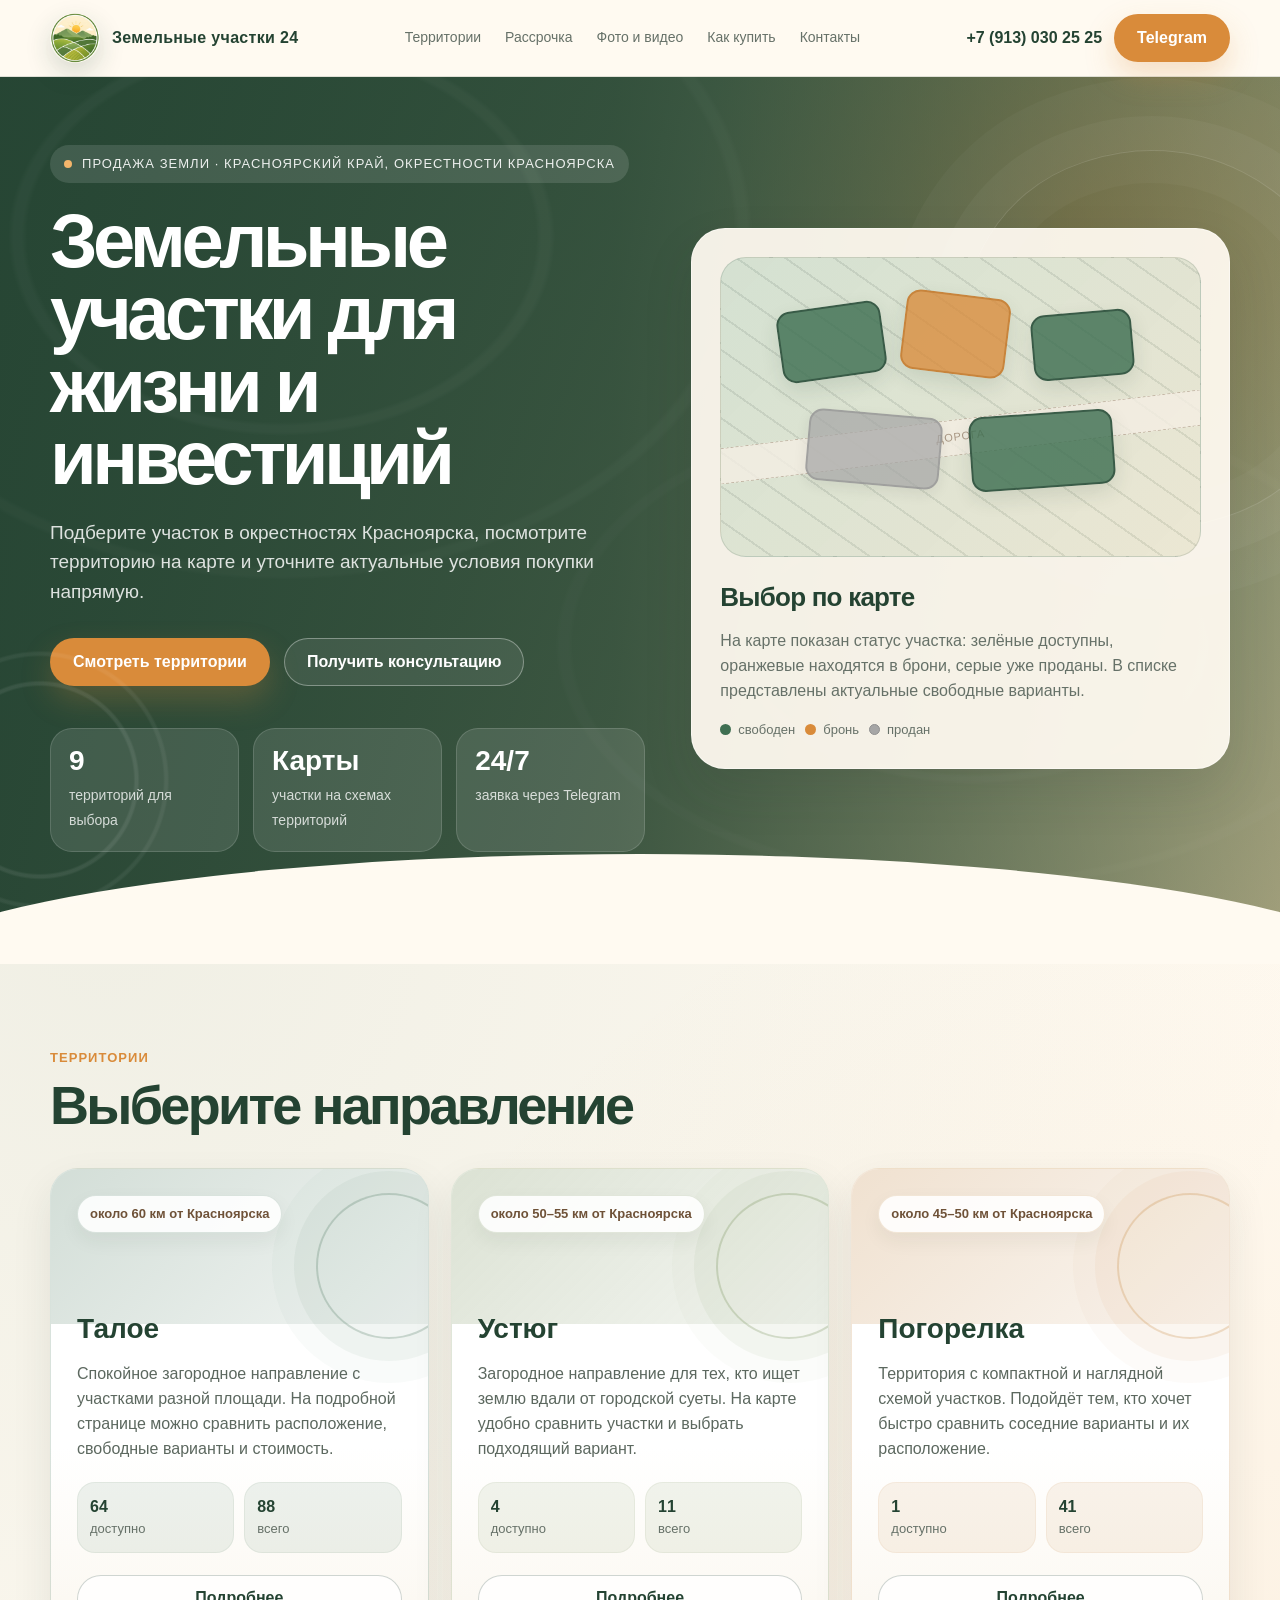
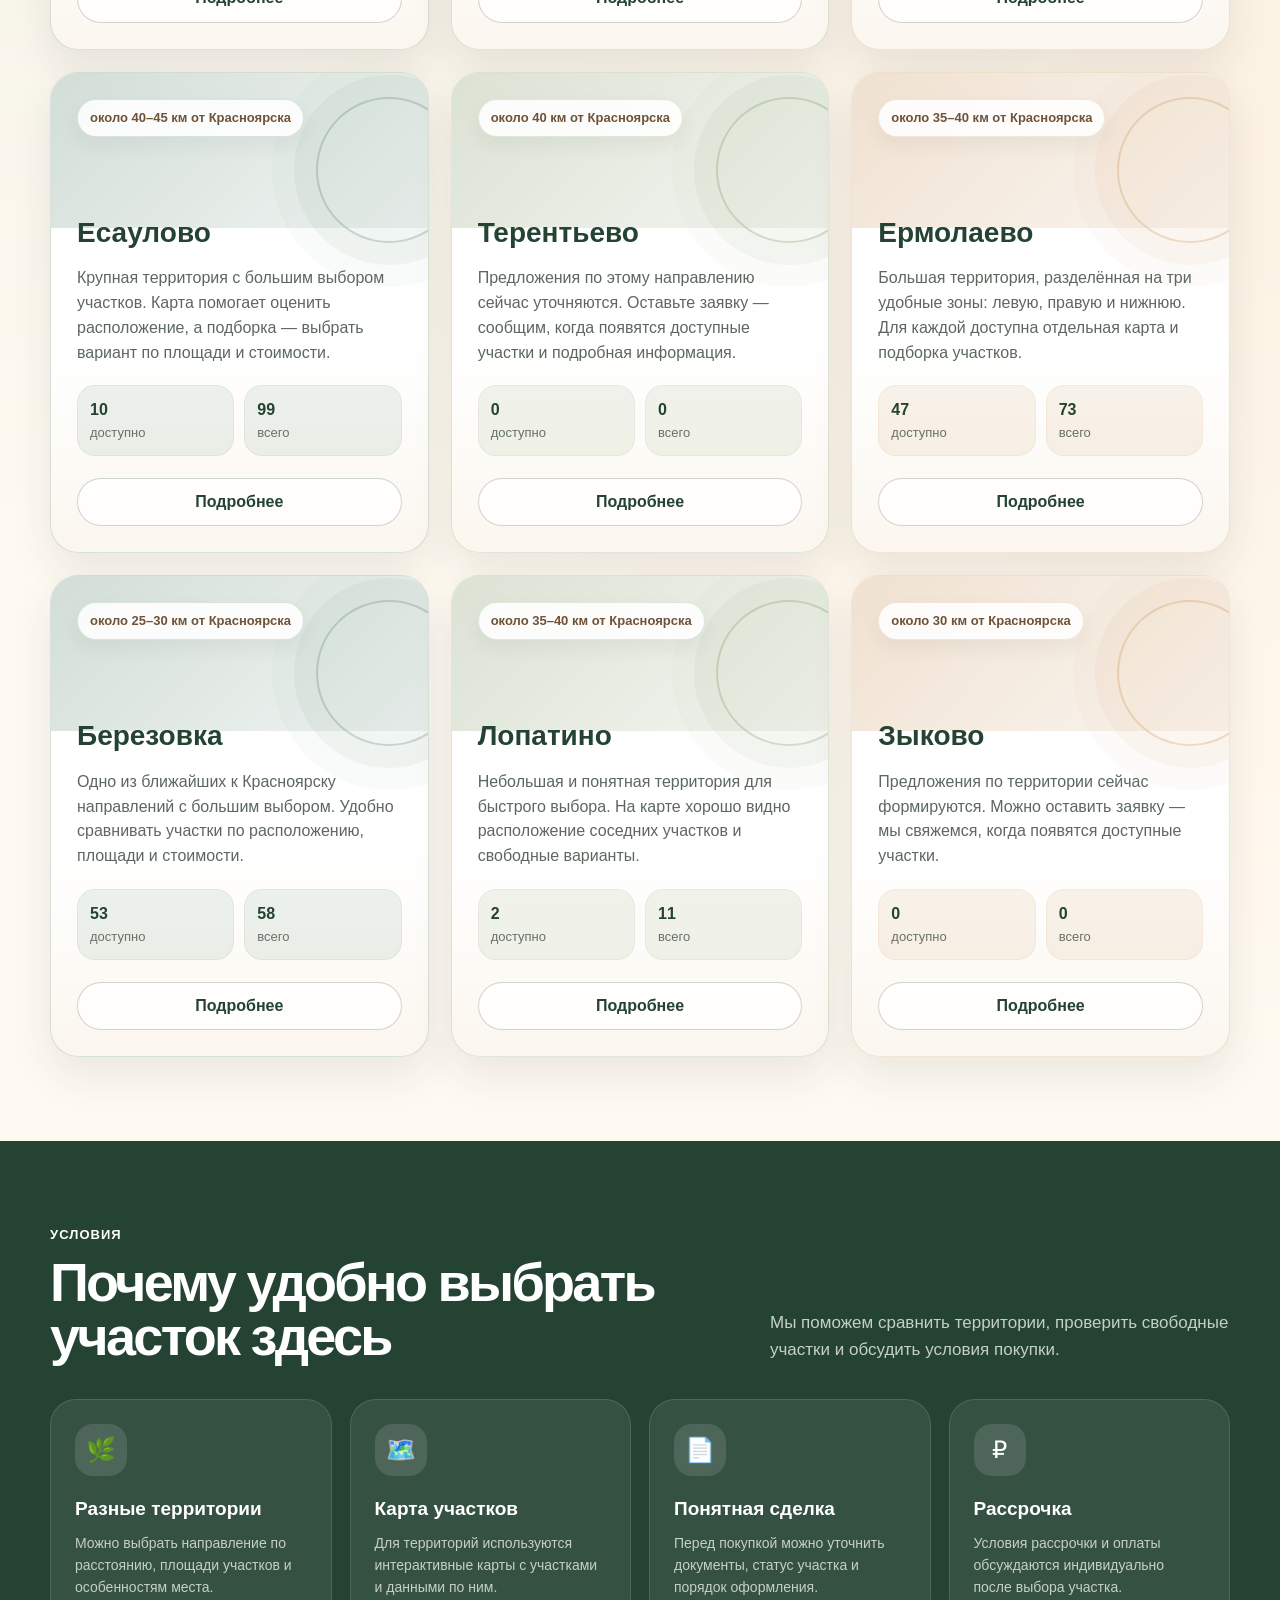
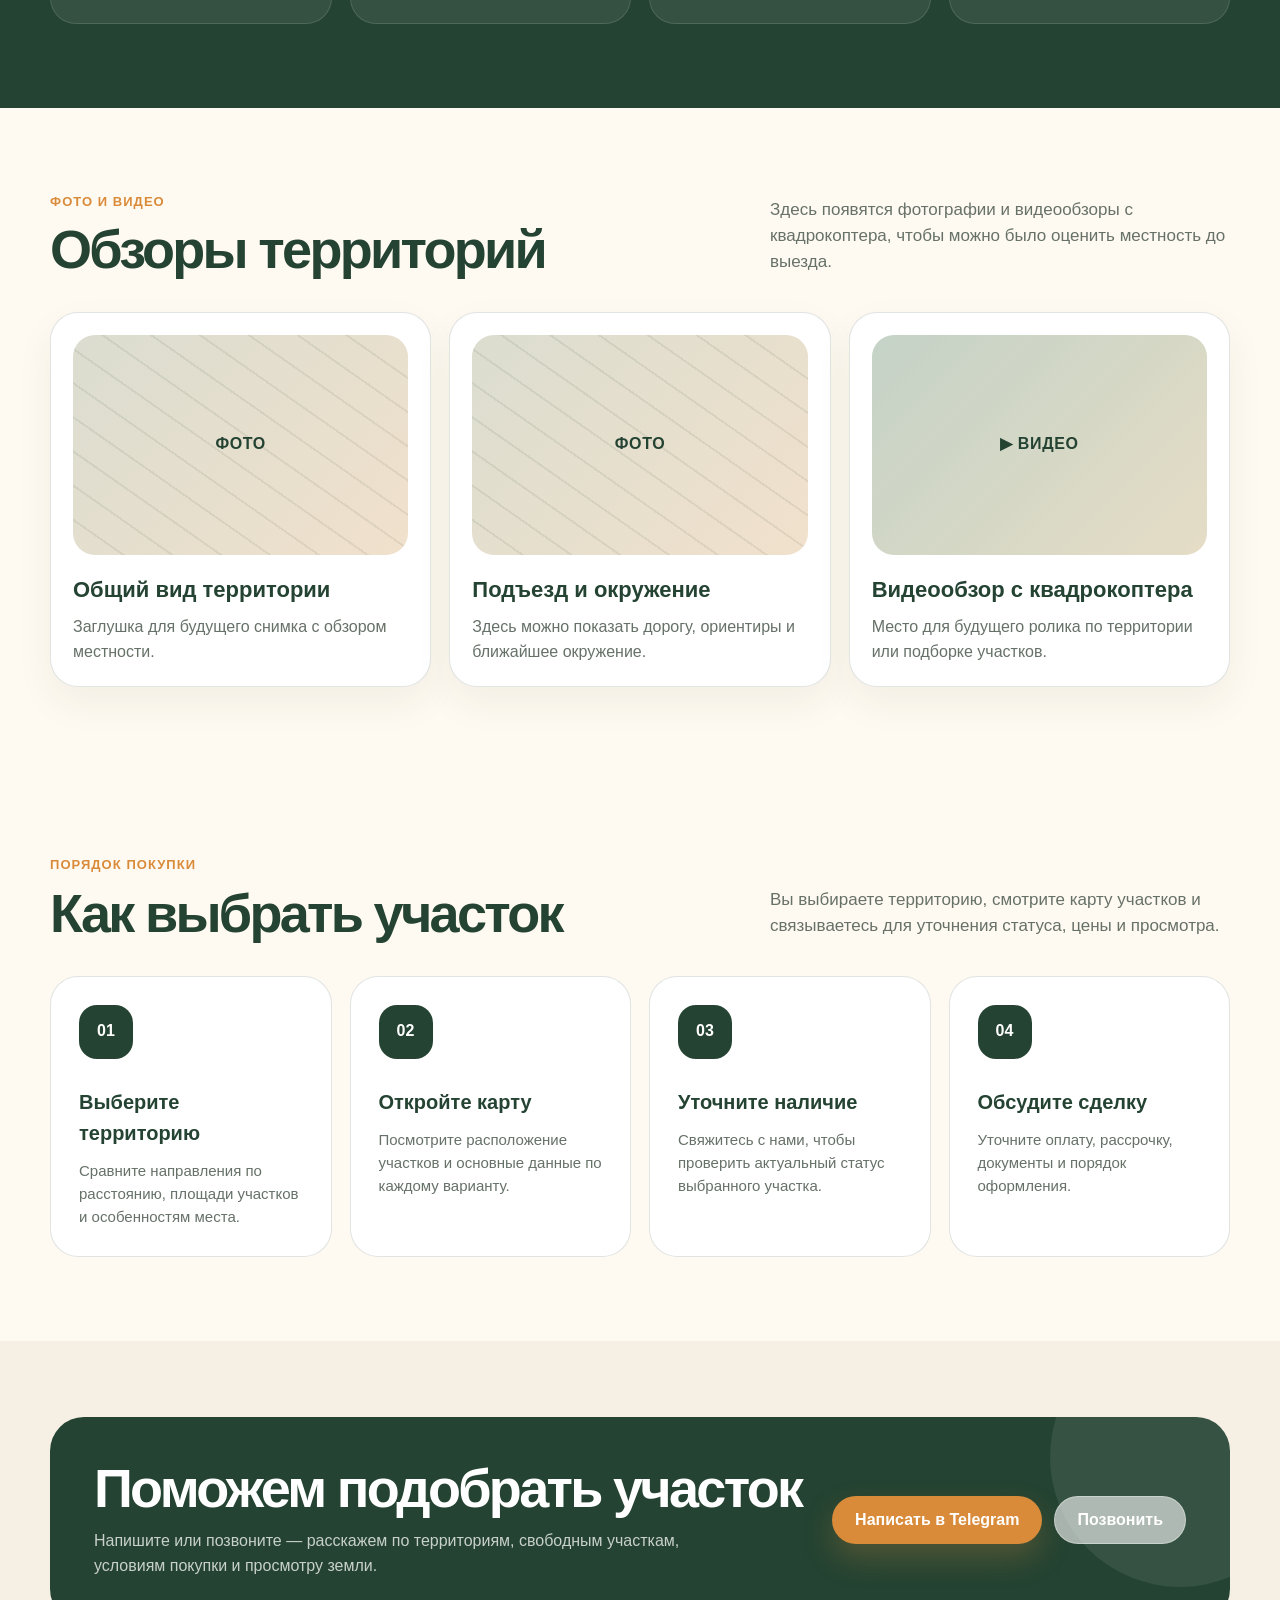
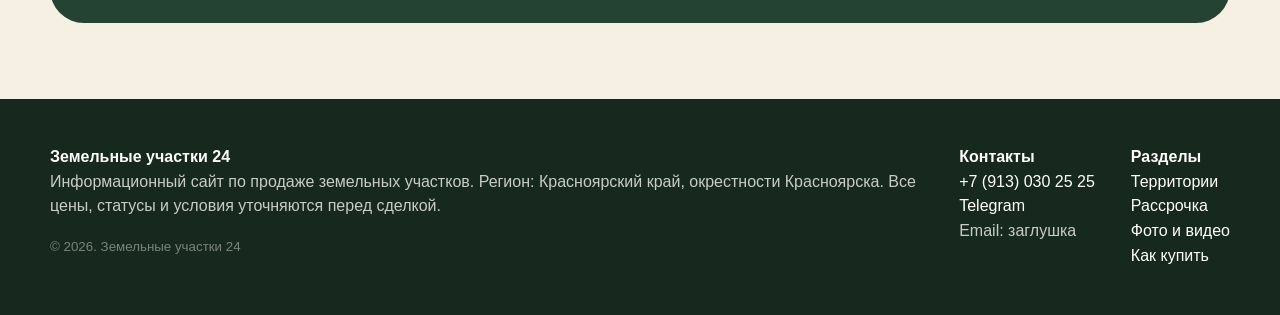
<file: index.html>
<!DOCTYPE html>
<html lang="ru">
<head>
  <meta charset="UTF-8" />
  <meta name="viewport" content="width=device-width, initial-scale=1.0" />
  <title>Земельные участки 24 — земельные участки в Красноярском крае</title>
  <link rel="stylesheet" href="style.css" />
  <link rel="icon" href="assets/logo.webp" type="image/webp" />
</head>
<body>
  <header class="topbar">
    <div class="container header">
      <a class="brand" href="index.html" aria-label="На главную">
        <span class="brand-mark"><img src="assets/logo.webp" alt="" width="48" height="48" /></span>
        <span class="brand-name">Земельные участки 24</span>
      </a>

      <nav class="nav" aria-label="Основная навигация">
        <a href="#territories">Территории</a>
        <a href="#installment">Рассрочка</a>
        <a href="#media">Фото и видео</a>
        <a href="#steps">Как купить</a>
        <a href="#contacts">Контакты</a>
      </nav>

      <div class="header-contacts">
        <a class="phone" href="tel:+79130302525">+7 (913) 030 25 25</a>
        <a class="btn btn-primary" href="https://t.me/Anatoliy_777" target="_blank" rel="noopener">Telegram</a>
      </div>
    </div>
  </header>

  <main id="top">
    <section class="hero">
      <div class="container hero-inner">
        <div>
          <span class="eyebrow">Продажа земли · Красноярский край, окрестности Красноярска</span>
          <h1>Земельные участки для жизни и инвестиций</h1>
          <p class="hero-text">
            Подберите участок в окрестностях Красноярска, посмотрите территорию на карте и уточните актуальные условия покупки напрямую.
          </p>
          <div class="hero-actions">
            <a class="btn btn-primary" href="#territories">Смотреть территории</a>
            <a class="btn btn-outline" href="#contacts">Получить консультацию</a>
          </div>
          <div class="stats" aria-label="Краткие преимущества">
            <div class="stat"><strong>9</strong><span>территорий для выбора</span></div>
            <div class="stat"><strong>Карты</strong><span>участки на схемах территорий</span></div>
            <div class="stat"><strong>24/7</strong><span>заявка через Telegram</span></div>
          </div>
        </div>

        <aside class="hero-card" aria-label="Схема участков">
          <div class="hero-card-map">
            <span class="plot-shape plot-free plot-1" title="Свободный участок"></span>
            <span class="plot-shape plot-booked plot-2" title="Забронированный участок"></span>
            <span class="plot-shape plot-free plot-3" title="Свободный участок"></span>
            <span class="plot-shape plot-sold plot-4" title="Проданный участок"></span>
            <span class="plot-shape plot-free plot-5" title="Свободный участок"></span>
          </div>
          <h3>Выбор по карте</h3>
          <p>На карте показан статус участка: зелёные доступны, оранжевые находятся в брони, серые уже проданы. В списке представлены актуальные свободные варианты.</p>
          <div class="legend">
            <span><i class="dot dot-free"></i> свободен</span>
            <span><i class="dot dot-booked"></i> бронь</span>
            <span><i class="dot dot-sold"></i> продан</span>
          </div>
        </aside>
      </div>
    </section>
    <section class="section" id="territories">
      <div class="container">
        <div class="section-head">
          <div>
            <div class="section-label">Территории</div>
            <h2>Выберите направление</h2>
          </div>
        </div>

        <div class="territories-grid">
          <article class="territory-card">
            <span class="distance">около 60 км от Красноярска</span>
            <h3>Талое</h3>
            <p>Спокойное загородное направление с участками разной площади. На подробной странице можно сравнить расположение, свободные варианты и стоимость.</p>
            <div class="card-meta">
              <div class="meta-item"><strong data-plots-count="free" data-plots-count-source="site-data/taloe.json">64</strong>доступно</div>
              <div class="meta-item"><strong data-plots-count="total" data-plots-count-source="site-data/taloe.json">88</strong>всего</div>
            </div>
            <a class="btn btn-outline" href="taloe.html">Подробнее</a>
          </article>

          <article class="territory-card">
            <span class="distance">около 50–55 км от Красноярска</span>
            <h3>Устюг</h3>
            <p>Загородное направление для тех, кто ищет землю вдали от городской суеты. На карте удобно сравнить участки и выбрать подходящий вариант.</p>
            <div class="card-meta">
              <div class="meta-item"><strong data-plots-count="free" data-plots-count-source="site-data/ustyug.json">4</strong>доступно</div>
              <div class="meta-item"><strong data-plots-count="total" data-plots-count-source="site-data/ustyug.json">11</strong>всего</div>
            </div>
            <a class="btn btn-outline" href="ustyug.html">Подробнее</a>
          </article>

          <article class="territory-card">
            <span class="distance">около 45–50 км от Красноярска</span>
            <h3>Погорелка</h3>
            <p>Территория с компактной и наглядной схемой участков. Подойдёт тем, кто хочет быстро сравнить соседние варианты и их расположение.</p>
            <div class="card-meta">
              <div class="meta-item"><strong data-plots-count="free" data-plots-count-source="site-data/pogorelka.json">1</strong>доступно</div>
              <div class="meta-item"><strong data-plots-count="total" data-plots-count-source="site-data/pogorelka.json">41</strong>всего</div>
            </div>
            <a class="btn btn-outline" href="pogorelka.html">Подробнее</a>
          </article>

          <article class="territory-card">
            <span class="distance">около 40–45 км от Красноярска</span>
            <h3>Есаулово</h3>
            <p>Крупная территория с большим выбором участков. Карта помогает оценить расположение, а подборка — выбрать вариант по площади и стоимости.</p>
            <div class="card-meta">
              <div class="meta-item"><strong data-plots-count="free" data-plots-count-source="site-data/esaulovo.json">10</strong>доступно</div>
              <div class="meta-item"><strong data-plots-count="total" data-plots-count-source="site-data/esaulovo.json">99</strong>всего</div>
            </div>
            <a class="btn btn-outline" href="esaulovo.html">Подробнее</a>
          </article>

          <article class="territory-card">
            <span class="distance">около 40 км от Красноярска</span>
            <h3>Терентьево</h3>
            <p>Предложения по этому направлению сейчас уточняются. Оставьте заявку — сообщим, когда появятся доступные участки и подробная информация.</p>
            <div class="card-meta">
              <div class="meta-item"><strong data-plots-count="free" data-plots-count-source="site-data/terentevo.json">0</strong>доступно</div>
              <div class="meta-item"><strong data-plots-count="total" data-plots-count-source="site-data/terentevo.json">0</strong>всего</div>
            </div>
            <a class="btn btn-outline" href="terentevo.html">Подробнее</a>
          </article>

          <article class="territory-card">
            <span class="distance">около 35–40 км от Красноярска</span>
            <h3>Ермолаево</h3>
            <p>Большая территория, разделённая на три удобные зоны: левую, правую и нижнюю. Для каждой доступна отдельная карта и подборка участков.</p>
            <div class="card-meta">
              <div class="meta-item"><strong data-plots-count-aggregate="free" data-plots-aggregate-sources="site-data/ermolaevo_levoe.json,site-data/ermolaevo_pravoe.json,site-data/ermolaevo_nizhnee.json">47</strong>доступно</div>
              <div class="meta-item"><strong data-plots-count-aggregate="total" data-plots-aggregate-sources="site-data/ermolaevo_levoe.json,site-data/ermolaevo_pravoe.json,site-data/ermolaevo_nizhnee.json">73</strong>всего</div>
            </div>
            <a class="btn btn-outline" href="ermolaevo.html">Подробнее</a>
          </article>

          <article class="territory-card">
            <span class="distance">около 25–30 км от Красноярска</span>
            <h3>Березовка</h3>
            <p>Одно из ближайших к Красноярску направлений с большим выбором. Удобно сравнивать участки по расположению, площади и стоимости.</p>
            <div class="card-meta">
              <div class="meta-item"><strong data-plots-count="free" data-plots-count-source="site-data/berezovka.json">53</strong>доступно</div>
              <div class="meta-item"><strong data-plots-count="total" data-plots-count-source="site-data/berezovka.json">58</strong>всего</div>
            </div>
            <a class="btn btn-outline" href="berezovka.html">Подробнее</a>
          </article>

          <article class="territory-card">
            <span class="distance">около 35–40 км от Красноярска</span>
            <h3>Лопатино</h3>
            <p>Небольшая и понятная территория для быстрого выбора. На карте хорошо видно расположение соседних участков и свободные варианты.</p>
            <div class="card-meta">
              <div class="meta-item"><strong data-plots-count="free" data-plots-count-source="site-data/lopatino.json">2</strong>доступно</div>
              <div class="meta-item"><strong data-plots-count="total" data-plots-count-source="site-data/lopatino.json">11</strong>всего</div>
            </div>
            <a class="btn btn-outline" href="lopatino.html">Подробнее</a>
          </article>

          <article class="territory-card">
            <span class="distance">около 30 км от Красноярска</span>
            <h3>Зыково</h3>
            <p>Предложения по территории сейчас формируются. Можно оставить заявку — мы свяжемся, когда появятся доступные участки.</p>
            <div class="card-meta">
              <div class="meta-item"><strong data-plots-count="free" data-plots-count-source="site-data/zykovo.json">0</strong>доступно</div>
              <div class="meta-item"><strong data-plots-count="total" data-plots-count-source="site-data/zykovo.json">0</strong>всего</div>
            </div>
            <a class="btn btn-outline" href="zykovo.html">Подробнее</a>
          </article>
        </div>
      </div>
    </section>

    <section class="section benefits" id="installment">
      <div class="container">
        <div class="section-head">
          <div><div class="section-label">Условия</div><h2>Почему удобно выбрать участок здесь</h2></div>
          <p class="section-subtitle">Мы поможем сравнить территории, проверить свободные участки и обсудить условия покупки.</p>
        </div>
        <div class="benefit-grid">
          <div class="benefit"><div class="benefit-icon">🌿</div><h3>Разные территории</h3><p>Можно выбрать направление по расстоянию, площади участков и особенностям места.</p></div>
          <div class="benefit"><div class="benefit-icon">🗺️</div><h3>Карта участков</h3><p>Для территорий используются интерактивные карты с участками и данными по ним.</p></div>
          <div class="benefit"><div class="benefit-icon">📄</div><h3>Понятная сделка</h3><p>Перед покупкой можно уточнить документы, статус участка и порядок оформления.</p></div>
          <div class="benefit"><div class="benefit-icon">₽</div><h3>Рассрочка</h3><p>Условия рассрочки и оплаты обсуждаются индивидуально после выбора участка.</p></div>
        </div>
      </div>
    </section>

    <section class="section" id="media">
      <div class="container">
        <div class="section-head">
          <div>
            <div class="section-label">Фото и видео</div>
            <h2>Обзоры территорий</h2>
          </div>
          <p class="section-subtitle">Здесь появятся фотографии и видеообзоры с квадрокоптера, чтобы можно было оценить местность до выезда.</p>
        </div>

        <div class="media-grid">
          <div class="media-card">
            <div class="media-placeholder">Фото</div>
            <h3>Общий вид территории</h3>
            <p>Заглушка для будущего снимка с обзором местности.</p>
          </div>
          <div class="media-card">
            <div class="media-placeholder">Фото</div>
            <h3>Подъезд и окружение</h3>
            <p>Здесь можно показать дорогу, ориентиры и ближайшее окружение.</p>
          </div>
          <div class="media-card media-card-wide">
            <div class="media-placeholder video-placeholder">▶ Видео</div>
            <h3>Видеообзор с квадрокоптера</h3>
            <p>Место для будущего ролика по территории или подборке участков.</p>
          </div>
        </div>
      </div>
    </section>

    <section class="section" id="steps">
      <div class="container">
        <div class="section-head">
          <div><div class="section-label">Порядок покупки</div><h2>Как выбрать участок</h2></div>
          <p class="section-subtitle">Вы выбираете территорию, смотрите карту участков и связываетесь для уточнения статуса, цены и просмотра.</p>
        </div>
        <div class="steps">
          <div class="step"><h3>Выберите территорию</h3><p>Сравните направления по расстоянию, площади участков и особенностям места.</p></div>
          <div class="step"><h3>Откройте карту</h3><p>Посмотрите расположение участков и основные данные по каждому варианту.</p></div>
          <div class="step"><h3>Уточните наличие</h3><p>Свяжитесь с нами, чтобы проверить актуальный статус выбранного участка.</p></div>
          <div class="step"><h3>Обсудите сделку</h3><p>Уточните оплату, рассрочку, документы и порядок оформления.</p></div>
        </div>
      </div>
    </section>

    <section class="cta" id="contacts">
      <div class="container">
        <div class="cta-box">
          <div>
            <h2>Поможем подобрать участок</h2>
            <p>Напишите или позвоните — расскажем по территориям, свободным участкам, условиям покупки и просмотру земли.</p>
          </div>
          <div class="cta-actions">
            <a class="btn btn-primary" href="https://t.me/Anatoliy_777" target="_blank" rel="noopener">Написать в Telegram</a>
            <a class="btn btn-outline" href="tel:+79130302525" style="color: #fff; border-color: rgba(255,255,255,.35);">Позвонить</a>
          </div>
        </div>
      </div>
    </section>
  </main>

  <footer class="footer">
    <div class="container footer-grid">
      <div>
        <strong>Земельные участки 24</strong>
        <p>Информационный сайт по продаже земельных участков. Регион: Красноярский край, окрестности Красноярска. Все цены, статусы и условия уточняются перед сделкой.</p>
        <small>© 2026. Земельные участки 24</small>
      </div>
      <div><strong>Контакты</strong><br><a href="tel:+79130302525">+7 (913) 030 25 25</a><br><a href="https://t.me/Anatoliy_777" target="_blank" rel="noopener">Telegram</a><br><span>Email: заглушка</span></div>
      <div><strong>Разделы</strong><br><a href="#territories">Территории</a><br><a href="#installment">Рассрочка</a><br><a href="#media">Фото и видео</a><br><a href="#steps">Как купить</a></div>
    </div>
  </footer>

  <div class="mobile-contact-bar" aria-label="Быстрые контакты">
    <a href="tel:+79130302525">Позвонить</a>
    <a href="https://t.me/Anatoliy_777" target="_blank" rel="noopener">Telegram</a>
  </div>
  <script src="plots.js" defer></script>
</body>
</html>
</file>
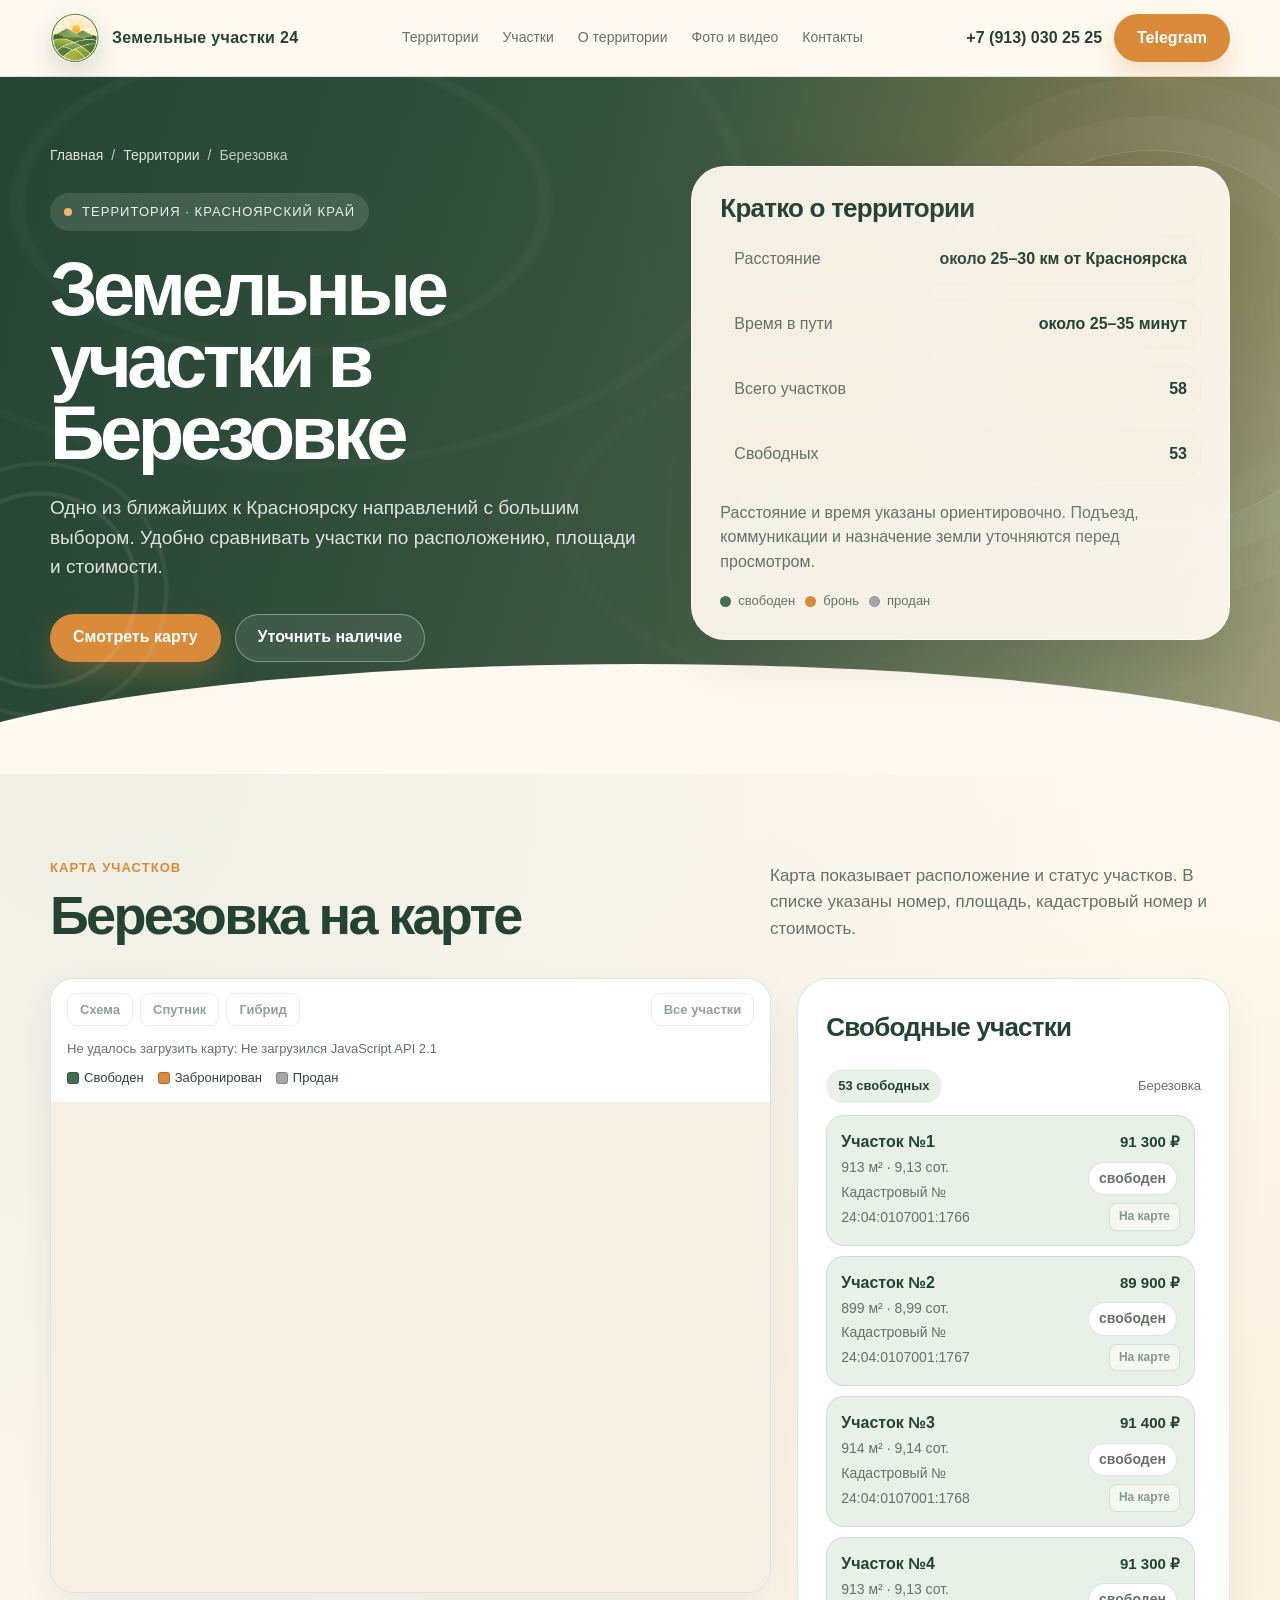
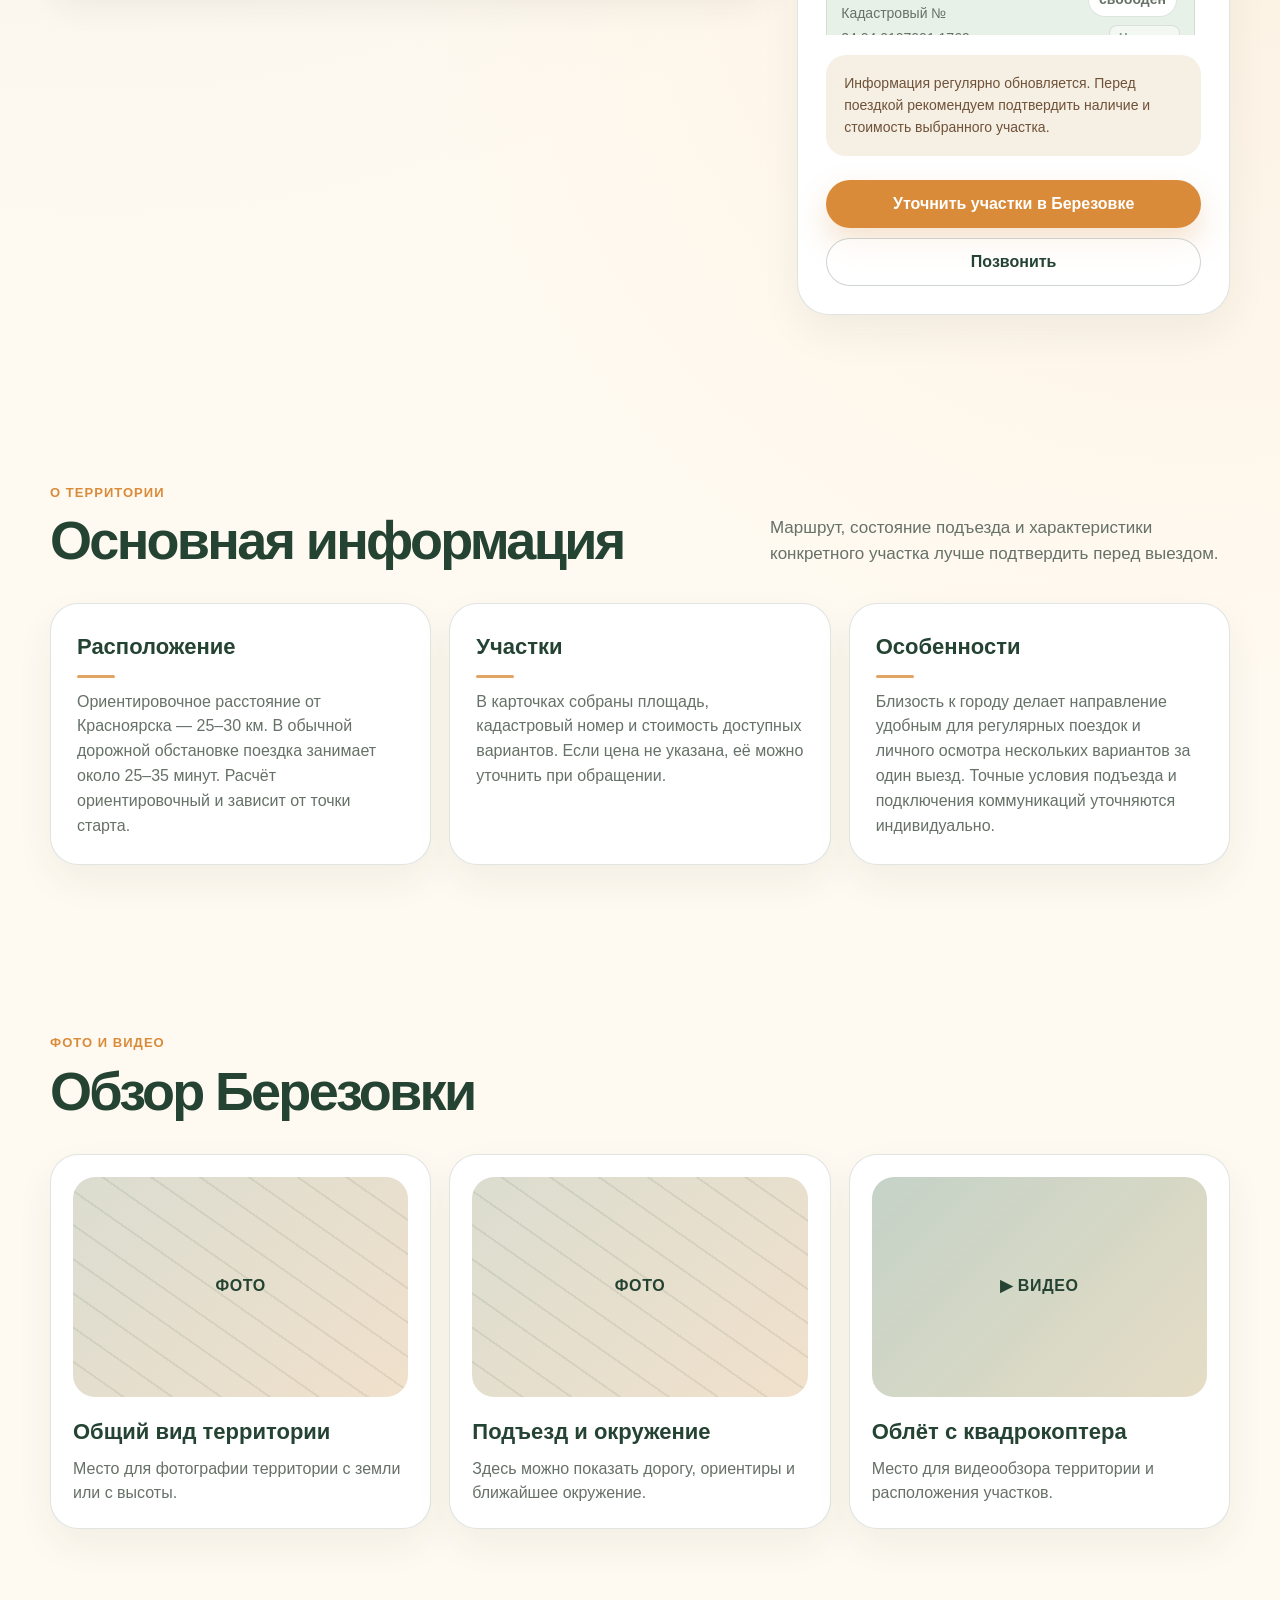
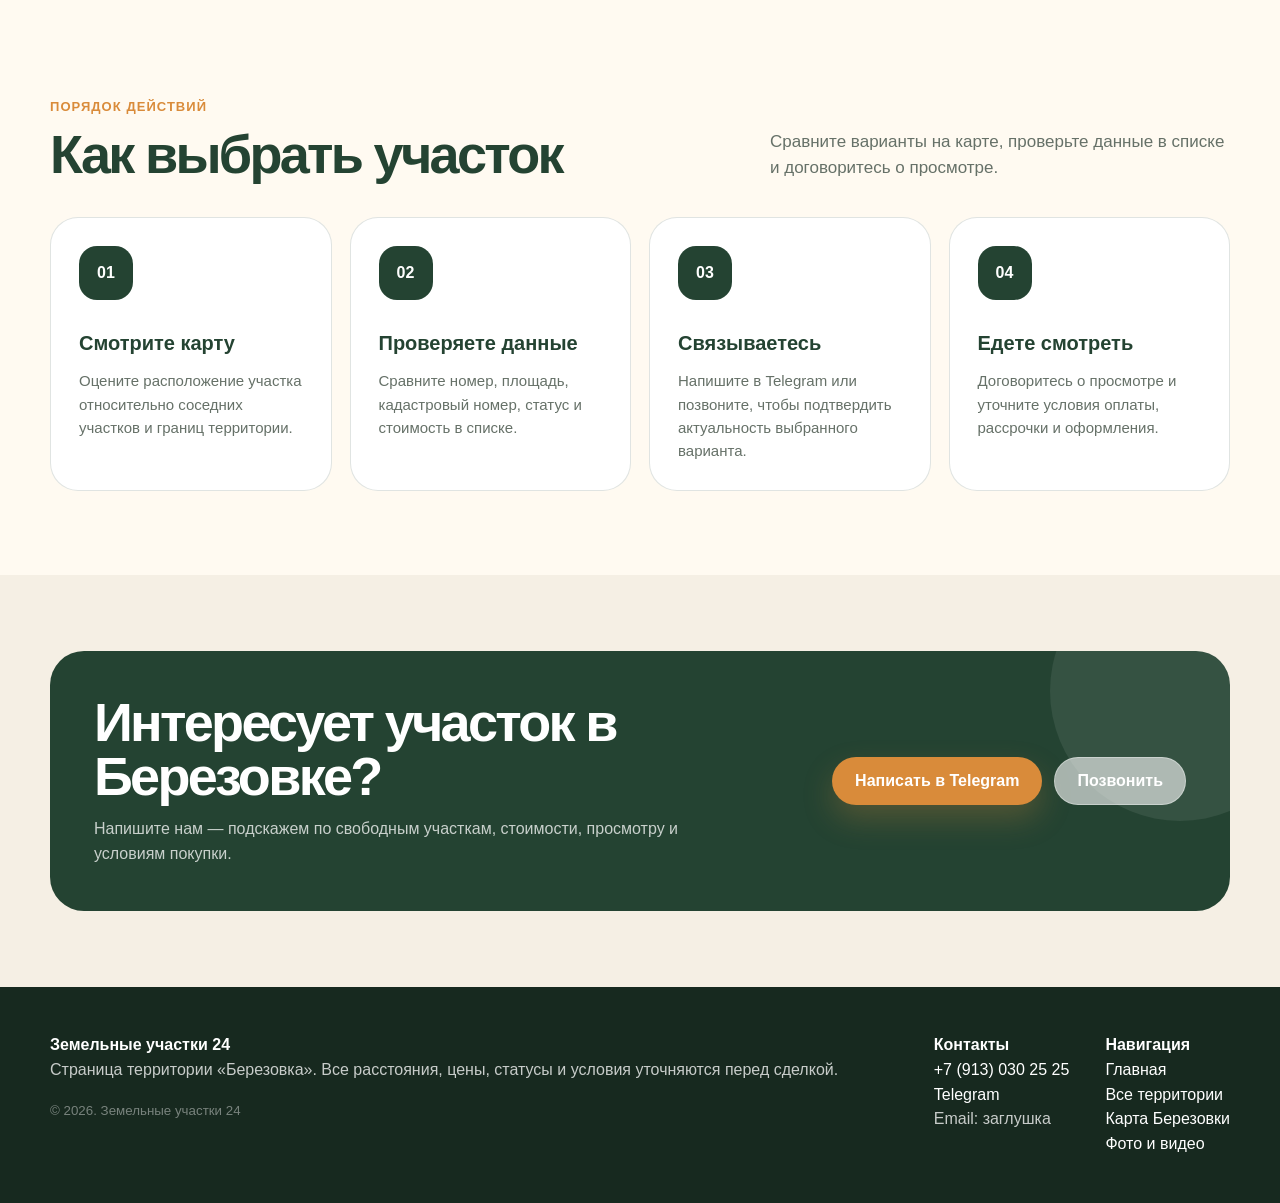
<file: berezovka.html>
<!DOCTYPE html>
<html lang="ru">
<head>
  <meta charset="UTF-8" />
  <meta name="viewport" content="width=device-width, initial-scale=1.0" />
  <meta name="description" content="Земельные участки в Березовке: интерактивная карта, площади, кадастровые номера, статусы и стоимость." />
  <title>Березовка — Земельные участки 24</title>
  <link rel="stylesheet" href="style.css" />
  <link rel="stylesheet" href="land-map.css" />
  <script src="map-api-config.js" defer></script>
  <script src="land-map.js" defer></script>
  <link rel="icon" href="assets/logo.webp" type="image/webp" />
</head>
<body>
  <header class="topbar">
    <div class="container header">
      <a class="brand" href="index.html" aria-label="На главную">
        <span class="brand-mark"><img src="assets/logo.webp" alt="" width="48" height="48" /></span>
        <span class="brand-name">Земельные участки 24</span>
      </a>
      <nav class="nav" aria-label="Основная навигация">
        <a href="index.html#territories">Территории</a>
        <a href="#plots">Участки</a>
        <a href="#details">О территории</a>
        <a href="#media">Фото и видео</a>
        <a href="#contacts">Контакты</a>
      </nav>
      <div class="header-contacts">
        <a class="phone" href="tel:+79130302525">+7 (913) 030 25 25</a>
        <a class="btn btn-primary" href="https://t.me/Anatoliy_777" target="_blank" rel="noopener">Telegram</a>
      </div>
    </div>
  </header>
  <main>
    <section class="territory-hero">
      <div class="container territory-hero-inner">
        <div>
          <div class="breadcrumbs"><a href="index.html">Главная</a><span>/</span><a href="index.html#territories">Территории</a><span>/</span><span>Березовка</span></div>
          <span class="eyebrow">Территория · Красноярский край</span>
          <h1>Земельные участки в Березовке</h1>
          <p class="hero-text">Одно из ближайших к Красноярску направлений с большим выбором. Удобно сравнивать участки по расположению, площади и стоимости.</p>
          <div class="hero-actions">
            <a class="btn btn-primary" href="#plots">Смотреть карту</a>
            <a class="btn btn-outline" href="#contacts">Уточнить наличие</a>
          </div>
        </div>
        <aside class="hero-side-card">
          <h2>Кратко о территории</h2>
          <div class="quick-info">
            <div class="quick-info-item"><span>Расстояние</span><strong>около 25–30 км от Красноярска</strong></div>
            <div class="quick-info-item"><span>Время в пути</span><strong>около 25–35 минут</strong></div>
            <div class="quick-info-item"><span>Всего участков</span><strong data-plots-count="total" data-plots-count-source="site-data/berezovka.json">58</strong></div>
            <div class="quick-info-item"><span>Свободных</span><strong data-plots-count="free" data-plots-count-source="site-data/berezovka.json">53</strong></div>
          </div>
          <p>Расстояние и время указаны ориентировочно. Подъезд, коммуникации и назначение земли уточняются перед просмотром.</p>
          <div class="status-legend">
            <span><i class="dot dot-free"></i> свободен</span>
            <span><i class="dot dot-booked"></i> бронь</span>
            <span><i class="dot dot-sold"></i> продан</span>
          </div>
        </aside>
      </div>
    </section>

    <section class="section" id="plots">
      <div class="container">
        <div class="section-head">
          <div><div class="section-label">Карта участков</div><h2>Березовка на карте</h2></div>
          <p class="section-subtitle">Карта показывает расположение и статус участков. В списке указаны номер, площадь, кадастровый номер и стоимость.</p>
        </div>
        <div class="map-layout">
          <div data-land-map data-source="map-data/berezovka.geojson" data-list-source="site-data/berezovka.json" data-map-type="yandex#hybrid"></div>
          <aside class="panel">
            <h3>Свободные участки</h3>
            <div class="available-top">
              <span class="available-count" data-plots-count-label="free" data-plots-count-label-source="site-data/berezovka.json">53 свободных</span>
              <span style="color: var(--muted); font-size: 13px;">Березовка</span>
            </div>
            <div class="available-list" data-plots-source="site-data/berezovka.json" data-statuses="free" data-empty-message="Свободных участков сейчас нет. Уточните возможные изменения статуса по телефону или в Telegram.">
              <p class="plot-list-state">Загрузка участков…</p>
            </div>
            <div class="note-box">Информация регулярно обновляется. Перед поездкой рекомендуем подтвердить наличие и стоимость выбранного участка.</div>
            <div style="margin-top: 24px; display: grid; gap: 10px;">
              <a class="btn btn-primary" href="https://t.me/Anatoliy_777" target="_blank" rel="noopener">Уточнить участки в Березовке</a>
              <a class="btn btn-outline" href="tel:+79130302525">Позвонить</a>
            </div>
          </aside>
        </div>
      </div>
    </section>

    <section class="section" id="details">
      <div class="container">
        <div class="section-head">
          <div><div class="section-label">О территории</div><h2>Основная информация</h2></div>
          <p class="section-subtitle">Маршрут, состояние подъезда и характеристики конкретного участка лучше подтвердить перед выездом.</p>
        </div>
        <div class="details-grid">
          <div class="detail-card"><h3>Расположение</h3><p>Ориентировочное расстояние от Красноярска — 25–30 км. В обычной дорожной обстановке поездка занимает около 25–35 минут. Расчёт ориентировочный и зависит от точки старта.</p></div>
          <div class="detail-card"><h3>Участки</h3><p>В карточках собраны площадь, кадастровый номер и стоимость доступных вариантов. Если цена не указана, её можно уточнить при обращении.</p></div>
          <div class="detail-card"><h3>Особенности</h3><p>Близость к городу делает направление удобным для регулярных поездок и личного осмотра нескольких вариантов за один выезд. Точные условия подъезда и подключения коммуникаций уточняются индивидуально.</p></div>
        </div>
      </div>
    </section>

    <section class="section" id="media">
      <div class="container">
        <div class="section-head"><div><div class="section-label">Фото и видео</div><h2>Обзор Березовки</h2></div></div>
        <div class="media-grid">
          <div class="media-card"><div class="media-placeholder">Фото</div><h3>Общий вид территории</h3><p>Место для фотографии территории с земли или с высоты.</p></div>
          <div class="media-card"><div class="media-placeholder">Фото</div><h3>Подъезд и окружение</h3><p>Здесь можно показать дорогу, ориентиры и ближайшее окружение.</p></div>
          <div class="media-card media-card-wide"><div class="media-placeholder video-placeholder">▶ Видео</div><h3>Облёт с квадрокоптера</h3><p>Место для видеообзора территории и расположения участков.</p></div>
        </div>
      </div>
    </section>

    <section class="section">
      <div class="container">
        <div class="section-head">
          <div><div class="section-label">Порядок действий</div><h2>Как выбрать участок</h2></div>
          <p class="section-subtitle">Сравните варианты на карте, проверьте данные в списке и договоритесь о просмотре.</p>
        </div>
        <div class="buy-steps">
          <div class="step"><h3>Смотрите карту</h3><p>Оцените расположение участка относительно соседних участков и границ территории.</p></div>
          <div class="step"><h3>Проверяете данные</h3><p>Сравните номер, площадь, кадастровый номер, статус и стоимость в списке.</p></div>
          <div class="step"><h3>Связываетесь</h3><p>Напишите в Telegram или позвоните, чтобы подтвердить актуальность выбранного варианта.</p></div>
          <div class="step"><h3>Едете смотреть</h3><p>Договоритесь о просмотре и уточните условия оплаты, рассрочки и оформления.</p></div>
        </div>
      </div>
    </section>

    <section class="cta" id="contacts">
      <div class="container"><div class="cta-box">
        <div><h2>Интересует участок в Березовке?</h2><p>Напишите нам — подскажем по свободным участкам, стоимости, просмотру и условиям покупки.</p></div>
        <div class="cta-actions"><a class="btn btn-primary" href="https://t.me/Anatoliy_777" target="_blank" rel="noopener">Написать в Telegram</a><a class="btn btn-outline" href="tel:+79130302525" style="color: #fff; border-color: rgba(255,255,255,.35);">Позвонить</a></div>
      </div></div>
    </section>
  </main>

  <footer class="footer"><div class="container footer-grid">
    <div><strong>Земельные участки 24</strong><p>Страница территории «Березовка». Все расстояния, цены, статусы и условия уточняются перед сделкой.</p><small>© 2026. Земельные участки 24</small></div>
    <div><strong>Контакты</strong><br><a href="tel:+79130302525">+7 (913) 030 25 25</a><br><a href="https://t.me/Anatoliy_777" target="_blank" rel="noopener">Telegram</a><br><span>Email: заглушка</span></div>
    <div><strong>Навигация</strong><br><a href="index.html">Главная</a><br><a href="index.html#territories">Все территории</a><br><a href="#plots">Карта Березовки</a><br><a href="#media">Фото и видео</a></div>
  </div></footer>
  <div class="mobile-contact-bar" aria-label="Быстрые контакты">
    <a href="tel:+79130302525">Позвонить</a>
    <a href="https://t.me/Anatoliy_777" target="_blank" rel="noopener">Telegram</a>
  </div>
  <script src="plots.js" defer></script>
</body>
</html>
</file>
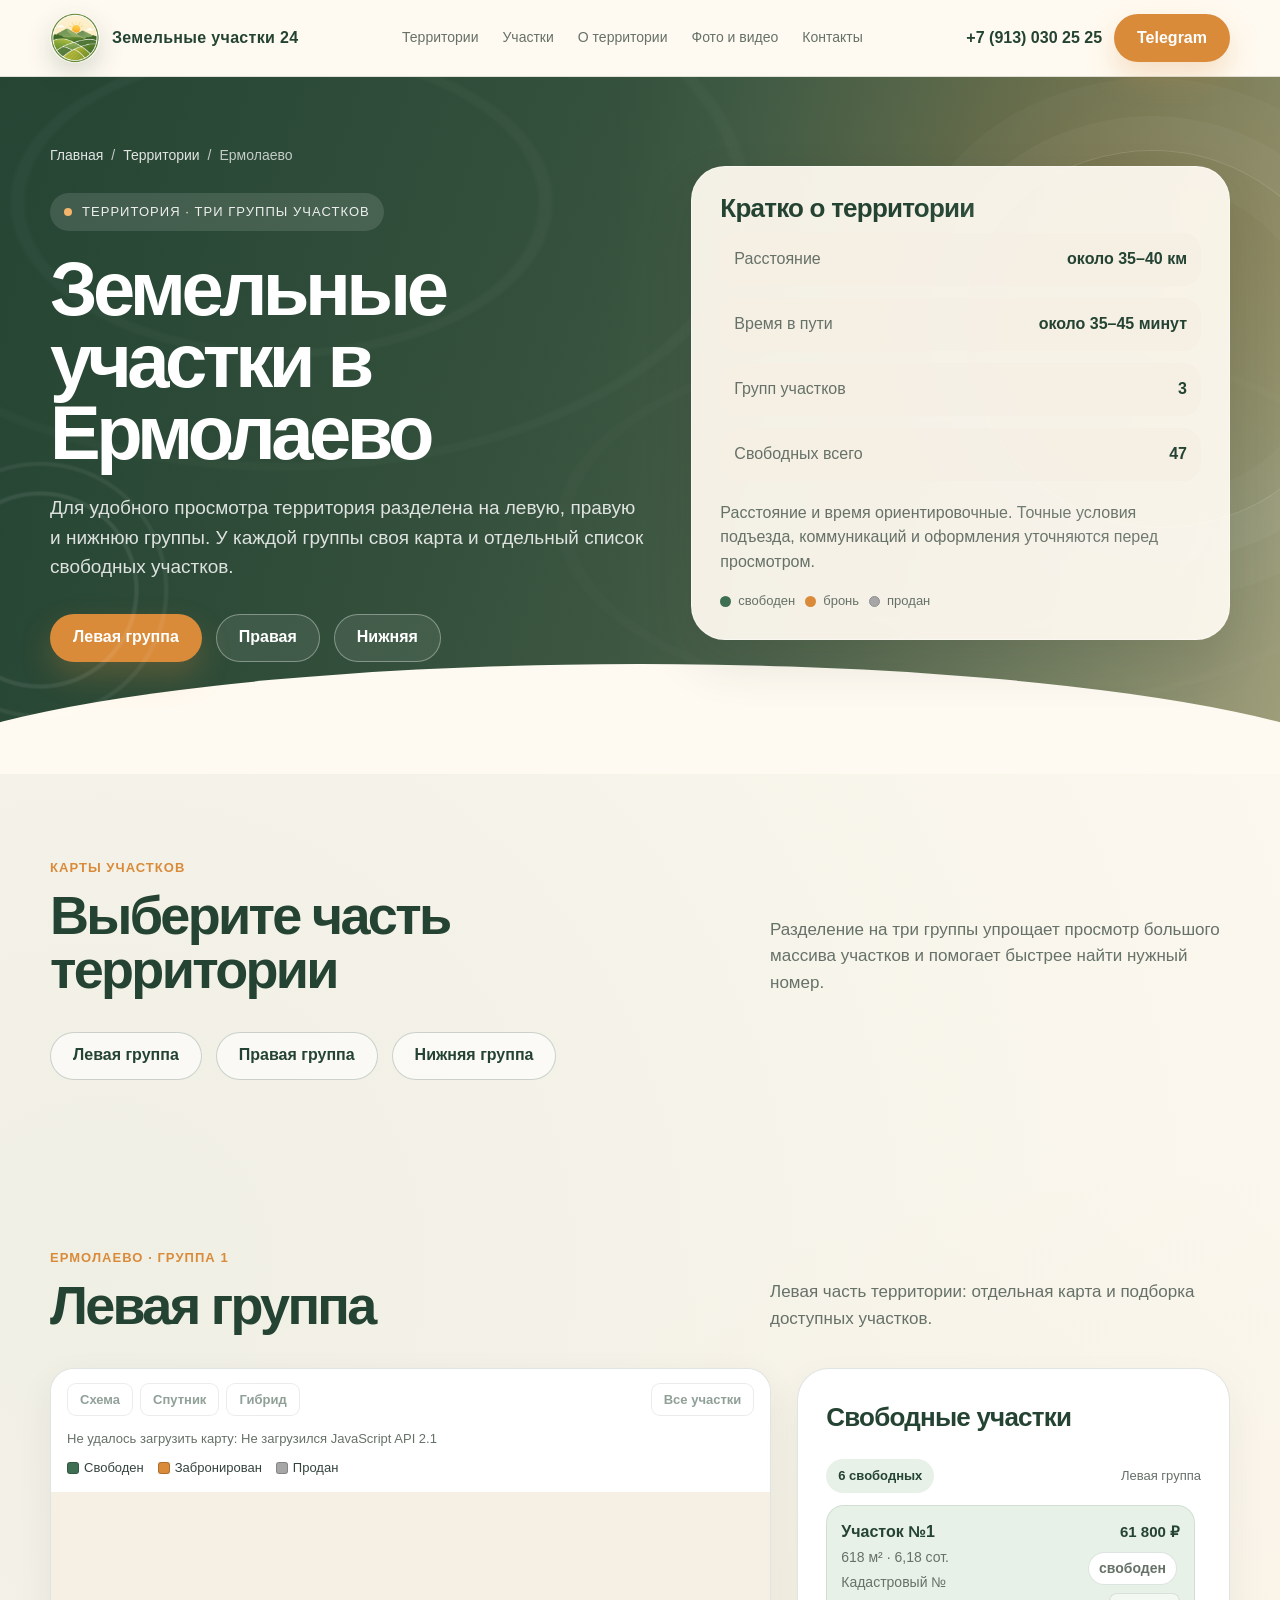
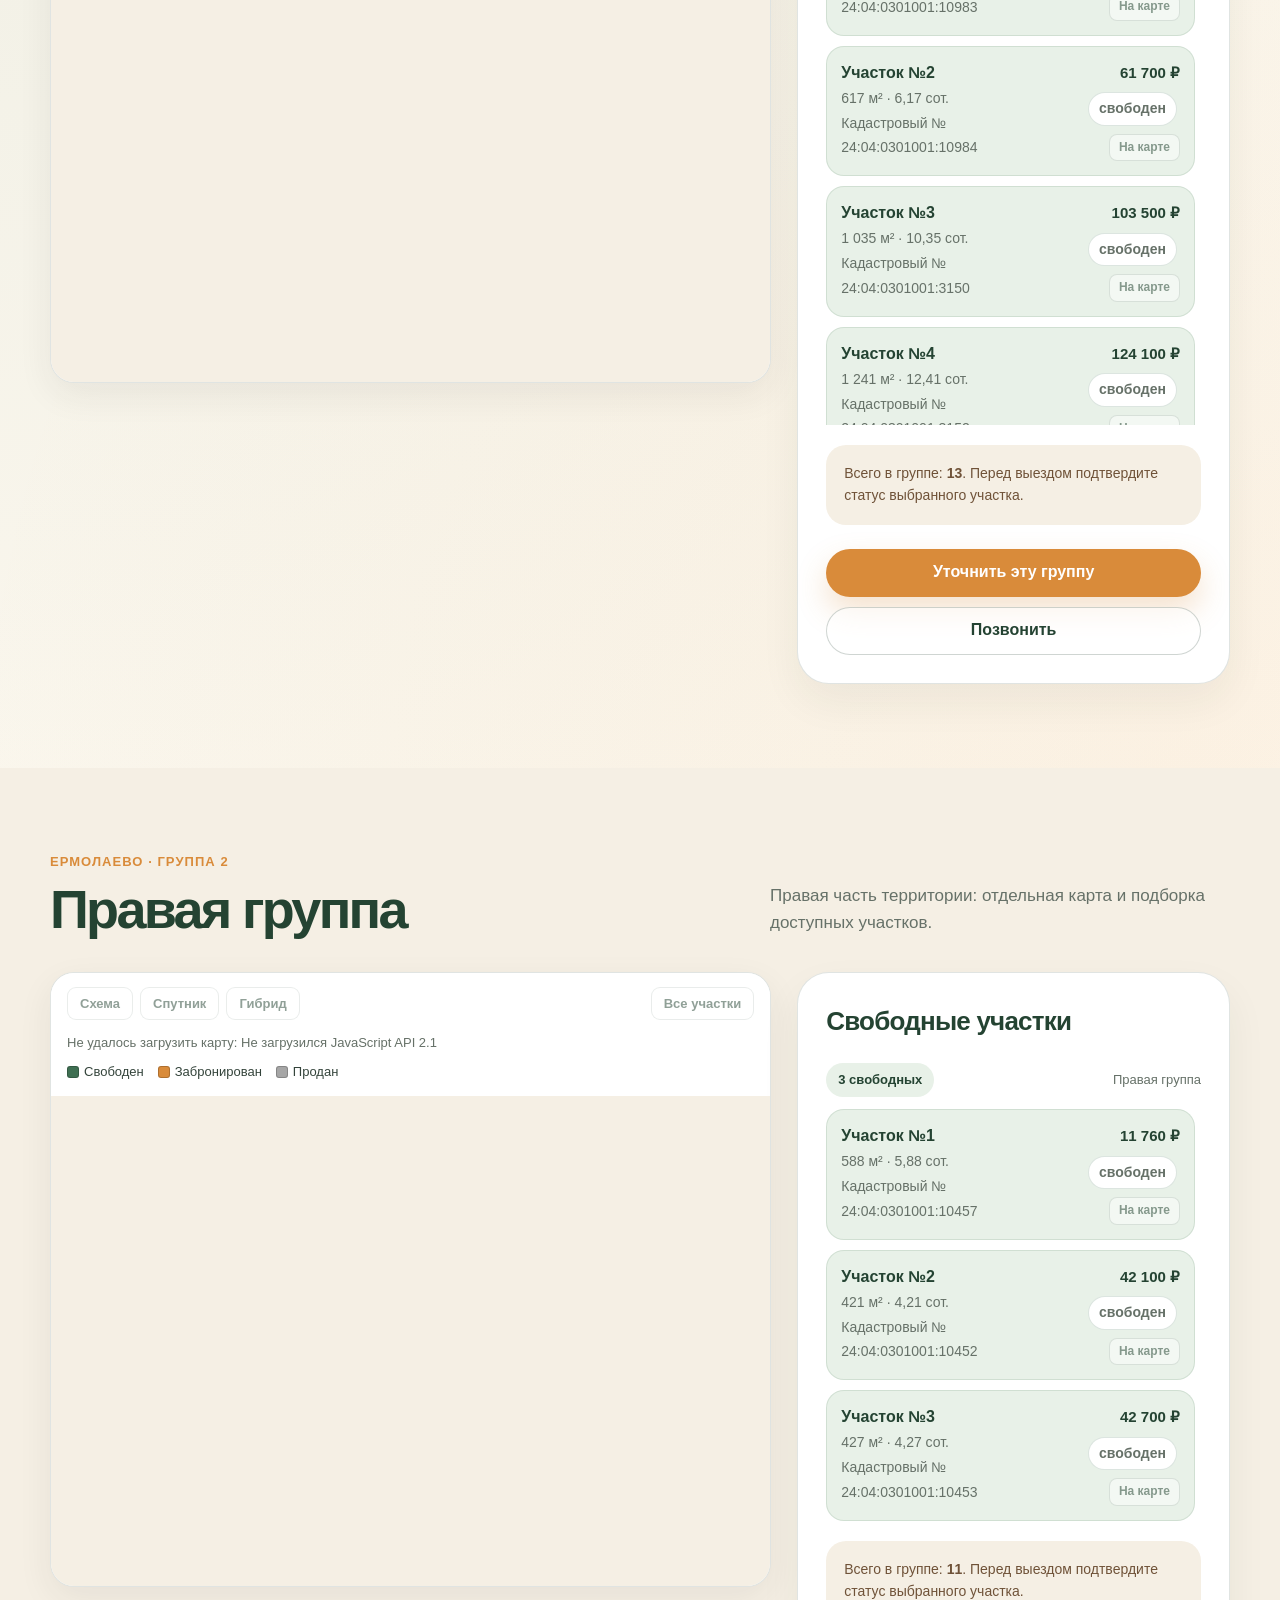
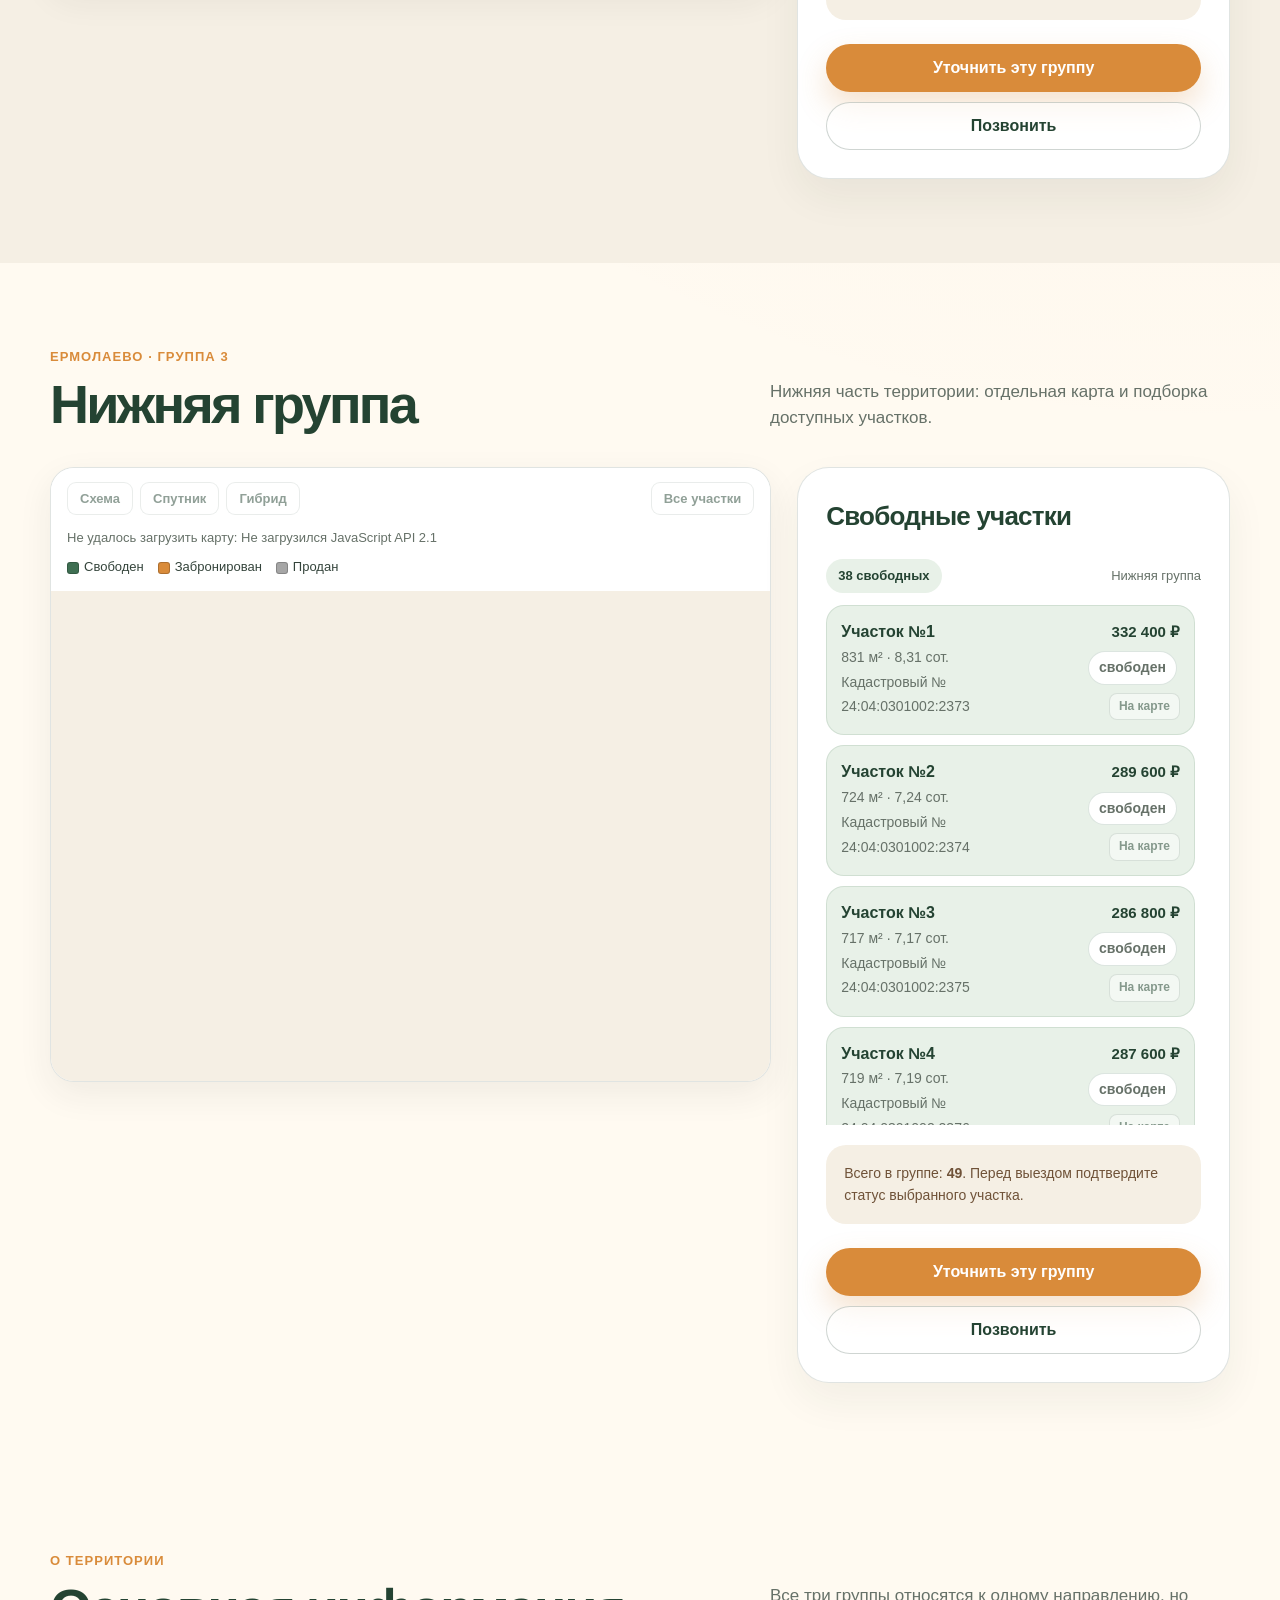
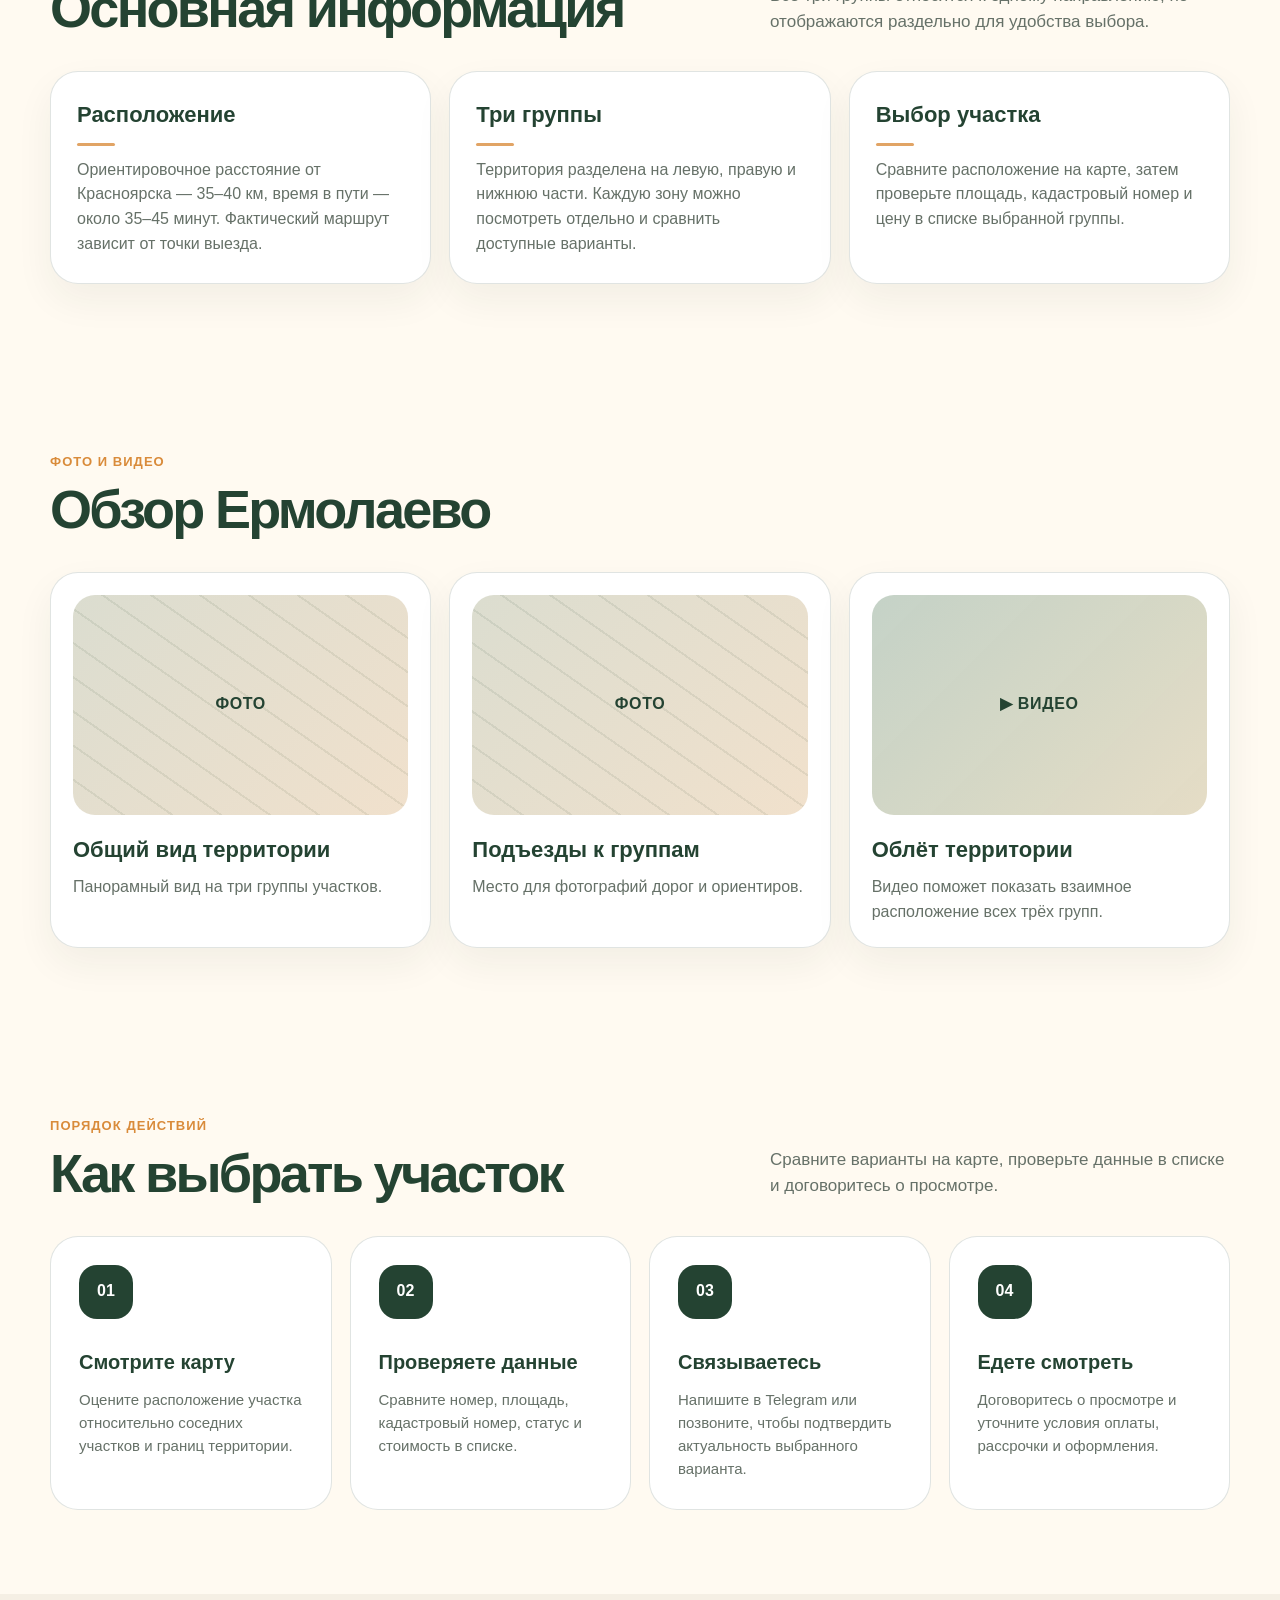
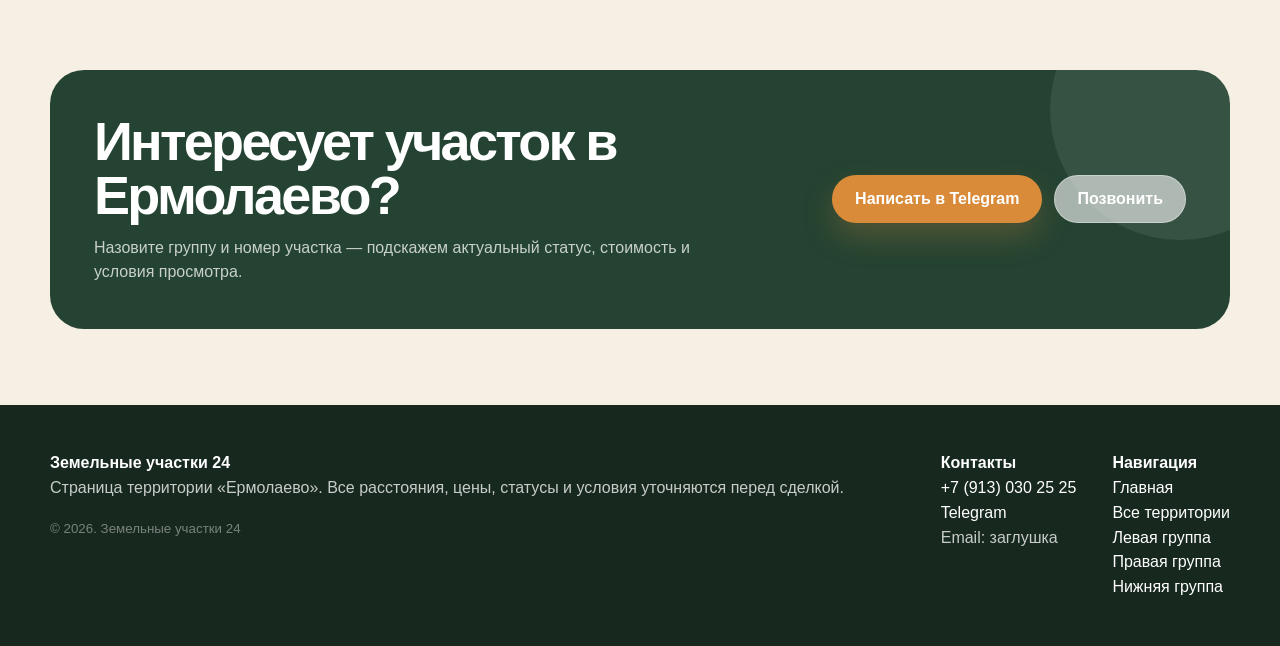
<file: ermolaevo.html>
<!DOCTYPE html>
<html lang="ru">
<head>
  <meta charset="UTF-8" />
  <meta name="viewport" content="width=device-width, initial-scale=1.0" />
  <meta name="description" content="Земельные участки в Ермолаево: три интерактивные карты, кадастровые номера, статусы и стоимость." />
  <title>Ермолаево — Земельные участки 24</title>
  <link rel="stylesheet" href="style.css" />
  <link rel="stylesheet" href="land-map.css" />
  <script src="map-api-config.js" defer></script>
  <script src="land-map.js" defer></script>
  <link rel="icon" href="assets/logo.webp" type="image/webp" />
</head>
<body>
  <header class="topbar">
    <div class="container header">
      <a class="brand" href="index.html" aria-label="На главную">
        <span class="brand-mark"><img src="assets/logo.webp" alt="" width="48" height="48" /></span>
        <span class="brand-name">Земельные участки 24</span>
      </a>
      <nav class="nav" aria-label="Основная навигация">
        <a href="index.html#territories">Территории</a>
        <a href="#plots">Участки</a>
        <a href="#details">О территории</a>
        <a href="#media">Фото и видео</a>
        <a href="#contacts">Контакты</a>
      </nav>
      <div class="header-contacts">
        <a class="phone" href="tel:+79130302525">+7 (913) 030 25 25</a>
        <a class="btn btn-primary" href="https://t.me/Anatoliy_777" target="_blank" rel="noopener">Telegram</a>
      </div>
    </div>
  </header>
  <main>
    <section class="territory-hero"><div class="container territory-hero-inner">
      <div>
        <div class="breadcrumbs"><a href="index.html">Главная</a><span>/</span><a href="index.html#territories">Территории</a><span>/</span><span>Ермолаево</span></div>
        <span class="eyebrow">Территория · три группы участков</span>
        <h1>Земельные участки в Ермолаево</h1>
        <p class="hero-text">Для удобного просмотра территория разделена на левую, правую и нижнюю группы. У каждой группы своя карта и отдельный список свободных участков.</p>
        <div class="hero-actions"><a class="btn btn-primary" href="#left">Левая группа</a><a class="btn btn-outline" href="#right">Правая</a><a class="btn btn-outline" href="#bottom">Нижняя</a></div>
      </div>
      <aside class="hero-side-card">
        <h2>Кратко о территории</h2>
        <div class="quick-info">
          <div class="quick-info-item"><span>Расстояние</span><strong>около 35–40 км</strong></div>
          <div class="quick-info-item"><span>Время в пути</span><strong>около 35–45 минут</strong></div>
          <div class="quick-info-item"><span>Групп участков</span><strong>3</strong></div>
          <div class="quick-info-item"><span>Свободных всего</span><strong data-plots-count-aggregate="free" data-plots-aggregate-sources="site-data/ermolaevo_levoe.json,site-data/ermolaevo_pravoe.json,site-data/ermolaevo_nizhnee.json">47</strong></div>
        </div>
        <p>Расстояние и время ориентировочные. Точные условия подъезда, коммуникаций и оформления уточняются перед просмотром.</p>
        <div class="status-legend"><span><i class="dot dot-free"></i> свободен</span><span><i class="dot dot-booked"></i> бронь</span><span><i class="dot dot-sold"></i> продан</span></div>
      </aside>
    </div></section>

    <section class="section" id="plots"><div class="container">
      <div class="section-head"><div><div class="section-label">Карты участков</div><h2>Выберите часть территории</h2></div><p class="section-subtitle">Разделение на три группы упрощает просмотр большого массива участков и помогает быстрее найти нужный номер.</p></div>
      <div class="hero-actions" style="margin-bottom: 0;"><a class="btn btn-outline" href="#left">Левая группа</a><a class="btn btn-outline" href="#right">Правая группа</a><a class="btn btn-outline" href="#bottom">Нижняя группа</a></div>
    </div></section>

    <section class="section" id="left">
      <div class="container">
        <div class="section-head">
          <div><div class="section-label">Ермолаево · группа 1</div><h2>Левая группа</h2></div>
          <p class="section-subtitle">Левая часть территории: отдельная карта и подборка доступных участков.</p>
        </div>
        <div class="map-layout">
          <div data-land-map data-source="map-data/ermolaevo_levoe.geojson" data-list-source="site-data/ermolaevo_levoe.json" data-map-type="yandex#hybrid"></div>
          <aside class="panel">
            <h3>Свободные участки</h3>
            <div class="available-top">
              <span class="available-count" data-plots-count-label="free" data-plots-count-label-source="site-data/ermolaevo_levoe.json">6 свободных</span>
              <span style="color: var(--muted); font-size: 13px;">Левая группа</span>
            </div>
            <div class="available-list" data-plots-source="site-data/ermolaevo_levoe.json" data-statuses="free" data-empty-message="Свободных участков в этой группе сейчас нет. Уточните изменения статуса по телефону или в Telegram."><p class="plot-list-state">Загрузка участков…</p></div>
            <div class="note-box">Всего в группе: <strong data-plots-count="total" data-plots-count-source="site-data/ermolaevo_levoe.json">13</strong>. Перед выездом подтвердите статус выбранного участка.</div>
            <div style="margin-top: 24px; display: grid; gap: 10px;"><a class="btn btn-primary" href="https://t.me/Anatoliy_777" target="_blank" rel="noopener">Уточнить эту группу</a><a class="btn btn-outline" href="tel:+79130302525">Позвонить</a></div>
          </aside>
        </div>
      </div>
    </section>
    <section class="section" id="right" style="background: var(--sand);">
      <div class="container">
        <div class="section-head">
          <div><div class="section-label">Ермолаево · группа 2</div><h2>Правая группа</h2></div>
          <p class="section-subtitle">Правая часть территории: отдельная карта и подборка доступных участков.</p>
        </div>
        <div class="map-layout">
          <div data-land-map data-source="map-data/ermolaevo_pravoe.geojson" data-list-source="site-data/ermolaevo_pravoe.json" data-map-type="yandex#hybrid"></div>
          <aside class="panel">
            <h3>Свободные участки</h3>
            <div class="available-top">
              <span class="available-count" data-plots-count-label="free" data-plots-count-label-source="site-data/ermolaevo_pravoe.json">3 свободных</span>
              <span style="color: var(--muted); font-size: 13px;">Правая группа</span>
            </div>
            <div class="available-list" data-plots-source="site-data/ermolaevo_pravoe.json" data-statuses="free" data-empty-message="Свободных участков в этой группе сейчас нет. Уточните изменения статуса по телефону или в Telegram."><p class="plot-list-state">Загрузка участков…</p></div>
            <div class="note-box">Всего в группе: <strong data-plots-count="total" data-plots-count-source="site-data/ermolaevo_pravoe.json">11</strong>. Перед выездом подтвердите статус выбранного участка.</div>
            <div style="margin-top: 24px; display: grid; gap: 10px;"><a class="btn btn-primary" href="https://t.me/Anatoliy_777" target="_blank" rel="noopener">Уточнить эту группу</a><a class="btn btn-outline" href="tel:+79130302525">Позвонить</a></div>
          </aside>
        </div>
      </div>
    </section>
    <section class="section" id="bottom">
      <div class="container">
        <div class="section-head">
          <div><div class="section-label">Ермолаево · группа 3</div><h2>Нижняя группа</h2></div>
          <p class="section-subtitle">Нижняя часть территории: отдельная карта и подборка доступных участков.</p>
        </div>
        <div class="map-layout">
          <div data-land-map data-source="map-data/ermolaevo_nizhnee.geojson" data-list-source="site-data/ermolaevo_nizhnee.json" data-map-type="yandex#hybrid"></div>
          <aside class="panel">
            <h3>Свободные участки</h3>
            <div class="available-top">
              <span class="available-count" data-plots-count-label="free" data-plots-count-label-source="site-data/ermolaevo_nizhnee.json">38 свободных</span>
              <span style="color: var(--muted); font-size: 13px;">Нижняя группа</span>
            </div>
            <div class="available-list" data-plots-source="site-data/ermolaevo_nizhnee.json" data-statuses="free" data-empty-message="Свободных участков в этой группе сейчас нет. Уточните изменения статуса по телефону или в Telegram."><p class="plot-list-state">Загрузка участков…</p></div>
            <div class="note-box">Всего в группе: <strong data-plots-count="total" data-plots-count-source="site-data/ermolaevo_nizhnee.json">49</strong>. Перед выездом подтвердите статус выбранного участка.</div>
            <div style="margin-top: 24px; display: grid; gap: 10px;"><a class="btn btn-primary" href="https://t.me/Anatoliy_777" target="_blank" rel="noopener">Уточнить эту группу</a><a class="btn btn-outline" href="tel:+79130302525">Позвонить</a></div>
          </aside>
        </div>
      </div>
    </section>

    <section class="section" id="details"><div class="container">
      <div class="section-head"><div><div class="section-label">О территории</div><h2>Основная информация</h2></div><p class="section-subtitle">Все три группы относятся к одному направлению, но отображаются раздельно для удобства выбора.</p></div>
      <div class="details-grid">
        <div class="detail-card"><h3>Расположение</h3><p>Ориентировочное расстояние от Красноярска — 35–40 км, время в пути — около 35–45 минут. Фактический маршрут зависит от точки выезда.</p></div>
        <div class="detail-card"><h3>Три группы</h3><p>Территория разделена на левую, правую и нижнюю части. Каждую зону можно посмотреть отдельно и сравнить доступные варианты.</p></div>
        <div class="detail-card"><h3>Выбор участка</h3><p>Сравните расположение на карте, затем проверьте площадь, кадастровый номер и цену в списке выбранной группы.</p></div>
      </div>
    </div></section>

    <section class="section" id="media"><div class="container">
      <div class="section-head"><div><div class="section-label">Фото и видео</div><h2>Обзор Ермолаево</h2></div></div>
      <div class="media-grid"><div class="media-card"><div class="media-placeholder">Фото</div><h3>Общий вид территории</h3><p>Панорамный вид на три группы участков.</p></div><div class="media-card"><div class="media-placeholder">Фото</div><h3>Подъезды к группам</h3><p>Место для фотографий дорог и ориентиров.</p></div><div class="media-card media-card-wide"><div class="media-placeholder video-placeholder">▶ Видео</div><h3>Облёт территории</h3><p>Видео поможет показать взаимное расположение всех трёх групп.</p></div></div>
    </div></section>

    <section class="section">
      <div class="container">
        <div class="section-head">
          <div><div class="section-label">Порядок действий</div><h2>Как выбрать участок</h2></div>
          <p class="section-subtitle">Сравните варианты на карте, проверьте данные в списке и договоритесь о просмотре.</p>
        </div>
        <div class="buy-steps">
          <div class="step"><h3>Смотрите карту</h3><p>Оцените расположение участка относительно соседних участков и границ территории.</p></div>
          <div class="step"><h3>Проверяете данные</h3><p>Сравните номер, площадь, кадастровый номер, статус и стоимость в списке.</p></div>
          <div class="step"><h3>Связываетесь</h3><p>Напишите в Telegram или позвоните, чтобы подтвердить актуальность выбранного варианта.</p></div>
          <div class="step"><h3>Едете смотреть</h3><p>Договоритесь о просмотре и уточните условия оплаты, рассрочки и оформления.</p></div>
        </div>
      </div>
    </section>

    <section class="cta" id="contacts"><div class="container"><div class="cta-box"><div><h2>Интересует участок в Ермолаево?</h2><p>Назовите группу и номер участка — подскажем актуальный статус, стоимость и условия просмотра.</p></div><div class="cta-actions"><a class="btn btn-primary" href="https://t.me/Anatoliy_777" target="_blank" rel="noopener">Написать в Telegram</a><a class="btn btn-outline" href="tel:+79130302525" style="color: #fff; border-color: rgba(255,255,255,.35);">Позвонить</a></div></div></div></section>
  </main>
  <footer class="footer"><div class="container footer-grid"><div><strong>Земельные участки 24</strong><p>Страница территории «Ермолаево». Все расстояния, цены, статусы и условия уточняются перед сделкой.</p><small>© 2026. Земельные участки 24</small></div><div><strong>Контакты</strong><br><a href="tel:+79130302525">+7 (913) 030 25 25</a><br><a href="https://t.me/Anatoliy_777" target="_blank" rel="noopener">Telegram</a><br><span>Email: заглушка</span></div><div><strong>Навигация</strong><br><a href="index.html">Главная</a><br><a href="index.html#territories">Все территории</a><br><a href="#left">Левая группа</a><br><a href="#right">Правая группа</a><br><a href="#bottom">Нижняя группа</a></div></div></footer>
  <div class="mobile-contact-bar" aria-label="Быстрые контакты">
    <a href="tel:+79130302525">Позвонить</a>
    <a href="https://t.me/Anatoliy_777" target="_blank" rel="noopener">Telegram</a>
  </div>
  <script src="plots.js" defer></script>
</body>
</html>
</file>
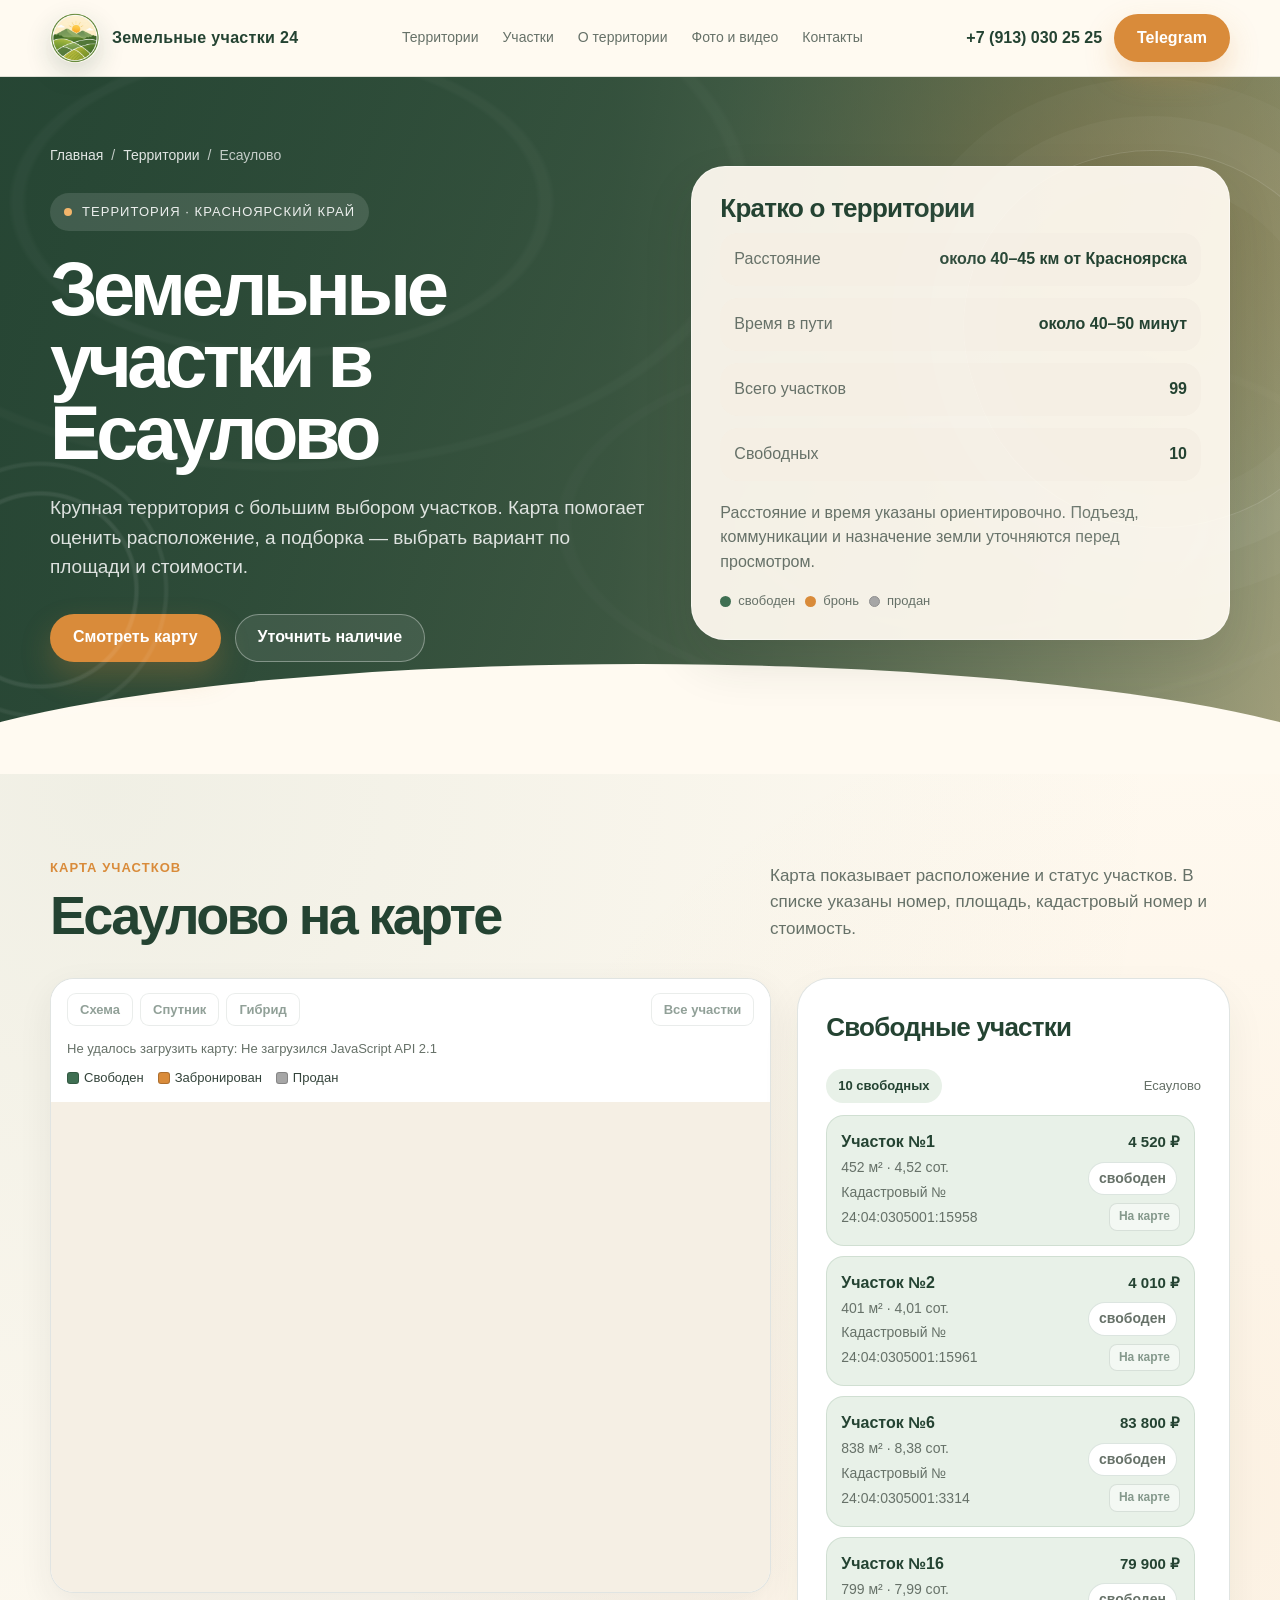
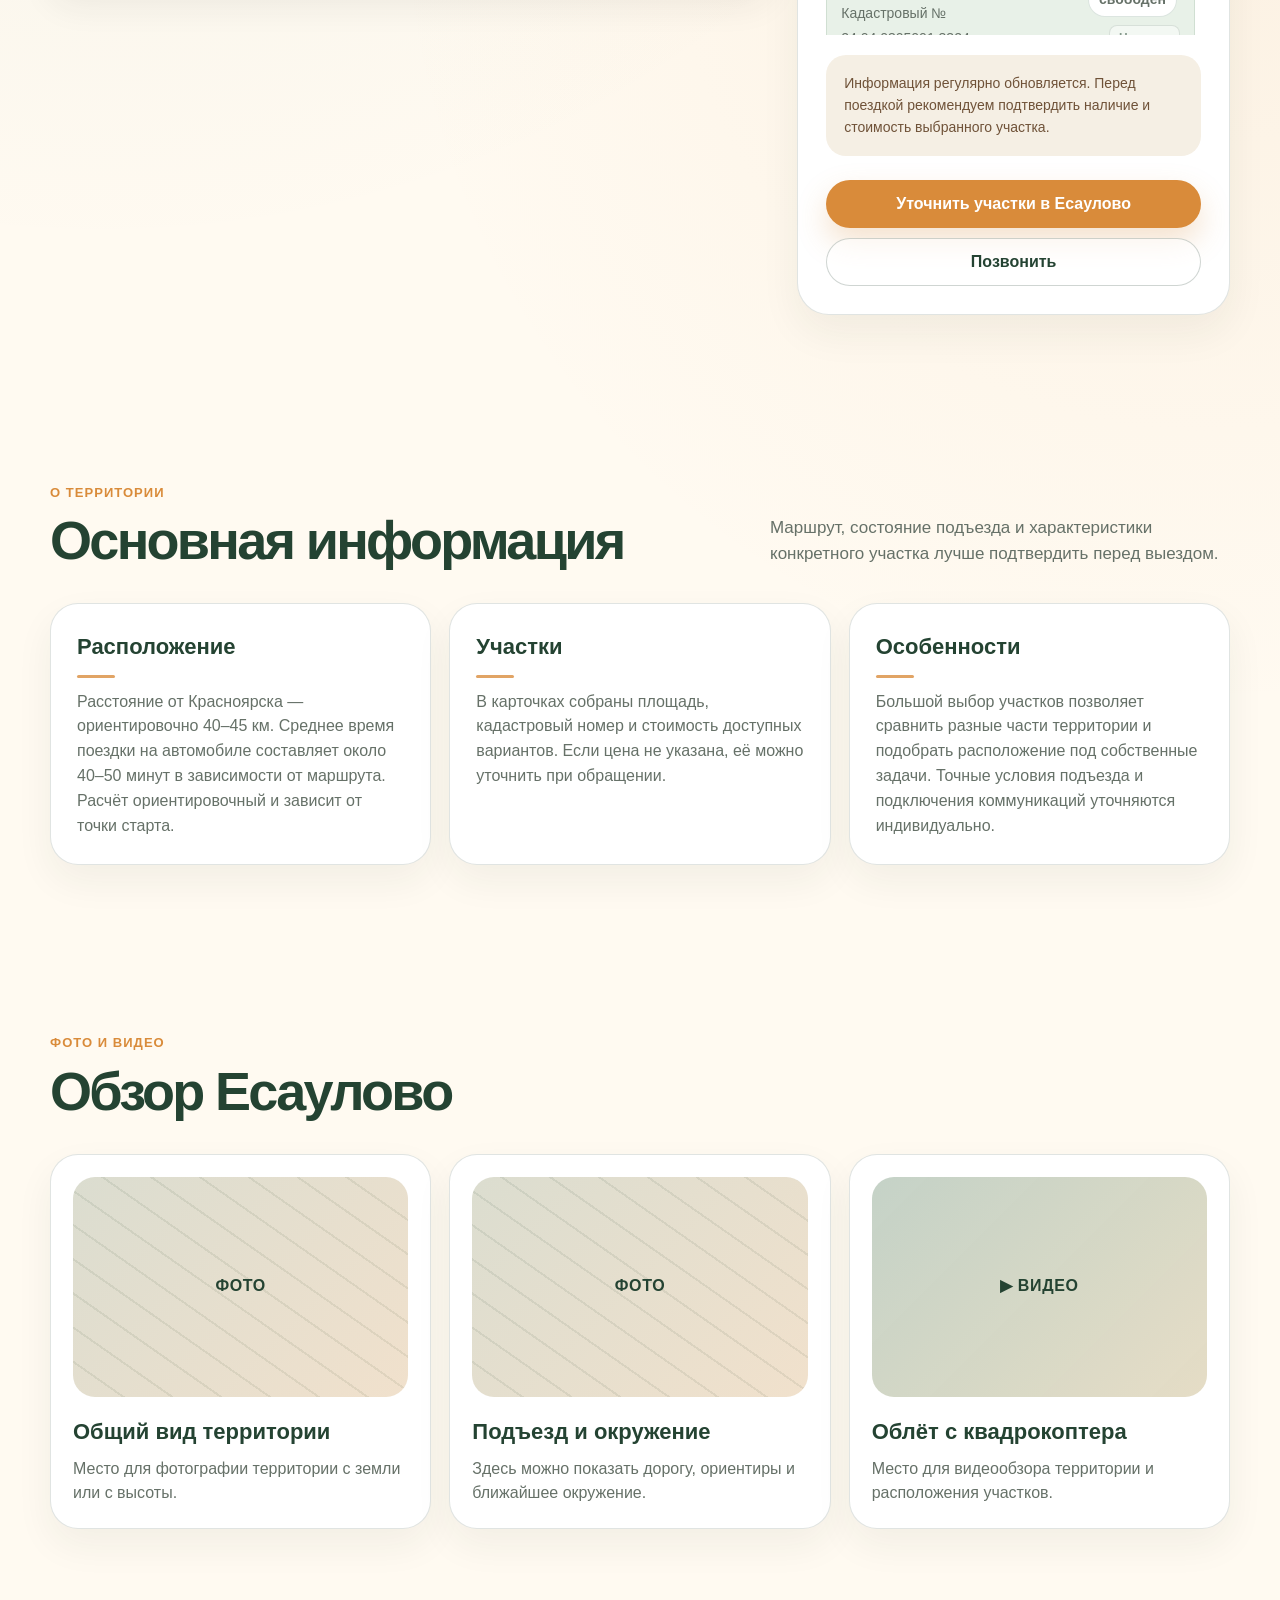
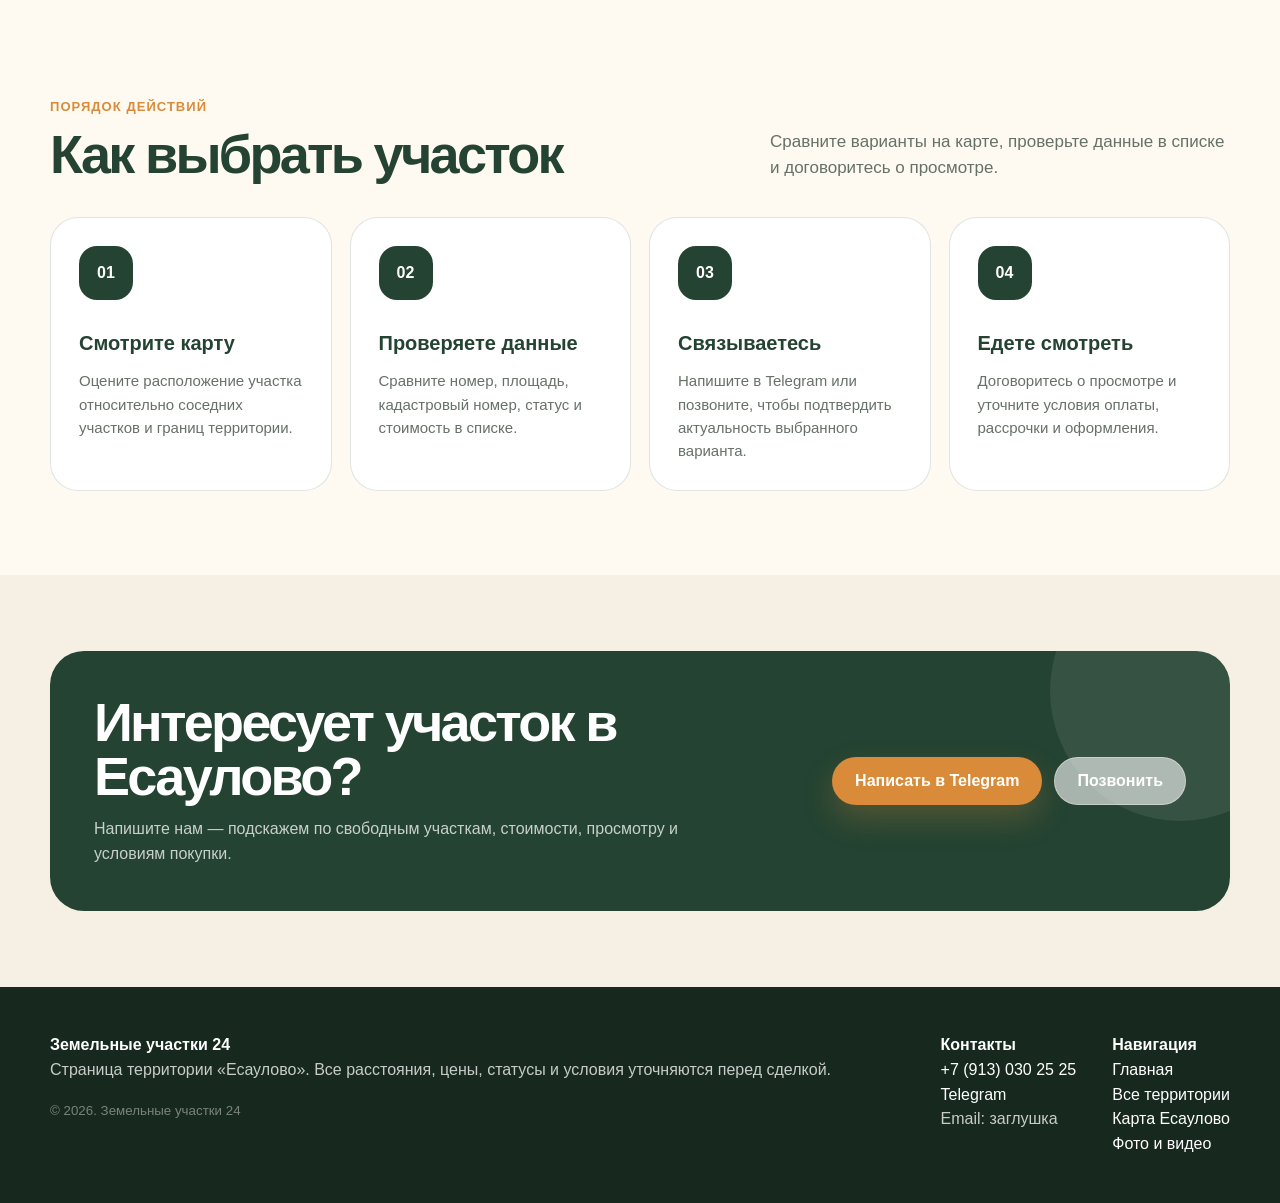
<file: esaulovo.html>
<!DOCTYPE html>
<html lang="ru">
<head>
  <meta charset="UTF-8" />
  <meta name="viewport" content="width=device-width, initial-scale=1.0" />
  <meta name="description" content="Земельные участки в Есаулово: интерактивная карта, площади, кадастровые номера, статусы и стоимость." />
  <title>Есаулово — Земельные участки 24</title>
  <link rel="stylesheet" href="style.css" />
  <link rel="stylesheet" href="land-map.css" />
  <script src="map-api-config.js" defer></script>
  <script src="land-map.js" defer></script>
  <link rel="icon" href="assets/logo.webp" type="image/webp" />
</head>
<body>
  <header class="topbar">
    <div class="container header">
      <a class="brand" href="index.html" aria-label="На главную">
        <span class="brand-mark"><img src="assets/logo.webp" alt="" width="48" height="48" /></span>
        <span class="brand-name">Земельные участки 24</span>
      </a>
      <nav class="nav" aria-label="Основная навигация">
        <a href="index.html#territories">Территории</a>
        <a href="#plots">Участки</a>
        <a href="#details">О территории</a>
        <a href="#media">Фото и видео</a>
        <a href="#contacts">Контакты</a>
      </nav>
      <div class="header-contacts">
        <a class="phone" href="tel:+79130302525">+7 (913) 030 25 25</a>
        <a class="btn btn-primary" href="https://t.me/Anatoliy_777" target="_blank" rel="noopener">Telegram</a>
      </div>
    </div>
  </header>
  <main>
    <section class="territory-hero">
      <div class="container territory-hero-inner">
        <div>
          <div class="breadcrumbs"><a href="index.html">Главная</a><span>/</span><a href="index.html#territories">Территории</a><span>/</span><span>Есаулово</span></div>
          <span class="eyebrow">Территория · Красноярский край</span>
          <h1>Земельные участки в Есаулово</h1>
          <p class="hero-text">Крупная территория с большим выбором участков. Карта помогает оценить расположение, а подборка — выбрать вариант по площади и стоимости.</p>
          <div class="hero-actions">
            <a class="btn btn-primary" href="#plots">Смотреть карту</a>
            <a class="btn btn-outline" href="#contacts">Уточнить наличие</a>
          </div>
        </div>
        <aside class="hero-side-card">
          <h2>Кратко о территории</h2>
          <div class="quick-info">
            <div class="quick-info-item"><span>Расстояние</span><strong>около 40–45 км от Красноярска</strong></div>
            <div class="quick-info-item"><span>Время в пути</span><strong>около 40–50 минут</strong></div>
            <div class="quick-info-item"><span>Всего участков</span><strong data-plots-count="total" data-plots-count-source="site-data/esaulovo.json">99</strong></div>
            <div class="quick-info-item"><span>Свободных</span><strong data-plots-count="free" data-plots-count-source="site-data/esaulovo.json">10</strong></div>
          </div>
          <p>Расстояние и время указаны ориентировочно. Подъезд, коммуникации и назначение земли уточняются перед просмотром.</p>
          <div class="status-legend">
            <span><i class="dot dot-free"></i> свободен</span>
            <span><i class="dot dot-booked"></i> бронь</span>
            <span><i class="dot dot-sold"></i> продан</span>
          </div>
        </aside>
      </div>
    </section>

    <section class="section" id="plots">
      <div class="container">
        <div class="section-head">
          <div><div class="section-label">Карта участков</div><h2>Есаулово на карте</h2></div>
          <p class="section-subtitle">Карта показывает расположение и статус участков. В списке указаны номер, площадь, кадастровый номер и стоимость.</p>
        </div>
        <div class="map-layout">
          <div data-land-map data-source="map-data/esaulovo.geojson" data-list-source="site-data/esaulovo.json" data-map-type="yandex#hybrid"></div>
          <aside class="panel">
            <h3>Свободные участки</h3>
            <div class="available-top">
              <span class="available-count" data-plots-count-label="free" data-plots-count-label-source="site-data/esaulovo.json">10 свободных</span>
              <span style="color: var(--muted); font-size: 13px;">Есаулово</span>
            </div>
            <div class="available-list" data-plots-source="site-data/esaulovo.json" data-statuses="free" data-empty-message="Свободных участков сейчас нет. Уточните возможные изменения статуса по телефону или в Telegram.">
              <p class="plot-list-state">Загрузка участков…</p>
            </div>
            <div class="note-box">Информация регулярно обновляется. Перед поездкой рекомендуем подтвердить наличие и стоимость выбранного участка.</div>
            <div style="margin-top: 24px; display: grid; gap: 10px;">
              <a class="btn btn-primary" href="https://t.me/Anatoliy_777" target="_blank" rel="noopener">Уточнить участки в Есаулово</a>
              <a class="btn btn-outline" href="tel:+79130302525">Позвонить</a>
            </div>
          </aside>
        </div>
      </div>
    </section>

    <section class="section" id="details">
      <div class="container">
        <div class="section-head">
          <div><div class="section-label">О территории</div><h2>Основная информация</h2></div>
          <p class="section-subtitle">Маршрут, состояние подъезда и характеристики конкретного участка лучше подтвердить перед выездом.</p>
        </div>
        <div class="details-grid">
          <div class="detail-card"><h3>Расположение</h3><p>Расстояние от Красноярска — ориентировочно 40–45 км. Среднее время поездки на автомобиле составляет около 40–50 минут в зависимости от маршрута. Расчёт ориентировочный и зависит от точки старта.</p></div>
          <div class="detail-card"><h3>Участки</h3><p>В карточках собраны площадь, кадастровый номер и стоимость доступных вариантов. Если цена не указана, её можно уточнить при обращении.</p></div>
          <div class="detail-card"><h3>Особенности</h3><p>Большой выбор участков позволяет сравнить разные части территории и подобрать расположение под собственные задачи. Точные условия подъезда и подключения коммуникаций уточняются индивидуально.</p></div>
        </div>
      </div>
    </section>

    <section class="section" id="media">
      <div class="container">
        <div class="section-head"><div><div class="section-label">Фото и видео</div><h2>Обзор Есаулово</h2></div></div>
        <div class="media-grid">
          <div class="media-card"><div class="media-placeholder">Фото</div><h3>Общий вид территории</h3><p>Место для фотографии территории с земли или с высоты.</p></div>
          <div class="media-card"><div class="media-placeholder">Фото</div><h3>Подъезд и окружение</h3><p>Здесь можно показать дорогу, ориентиры и ближайшее окружение.</p></div>
          <div class="media-card media-card-wide"><div class="media-placeholder video-placeholder">▶ Видео</div><h3>Облёт с квадрокоптера</h3><p>Место для видеообзора территории и расположения участков.</p></div>
        </div>
      </div>
    </section>

    <section class="section">
      <div class="container">
        <div class="section-head">
          <div><div class="section-label">Порядок действий</div><h2>Как выбрать участок</h2></div>
          <p class="section-subtitle">Сравните варианты на карте, проверьте данные в списке и договоритесь о просмотре.</p>
        </div>
        <div class="buy-steps">
          <div class="step"><h3>Смотрите карту</h3><p>Оцените расположение участка относительно соседних участков и границ территории.</p></div>
          <div class="step"><h3>Проверяете данные</h3><p>Сравните номер, площадь, кадастровый номер, статус и стоимость в списке.</p></div>
          <div class="step"><h3>Связываетесь</h3><p>Напишите в Telegram или позвоните, чтобы подтвердить актуальность выбранного варианта.</p></div>
          <div class="step"><h3>Едете смотреть</h3><p>Договоритесь о просмотре и уточните условия оплаты, рассрочки и оформления.</p></div>
        </div>
      </div>
    </section>

    <section class="cta" id="contacts">
      <div class="container"><div class="cta-box">
        <div><h2>Интересует участок в Есаулово?</h2><p>Напишите нам — подскажем по свободным участкам, стоимости, просмотру и условиям покупки.</p></div>
        <div class="cta-actions"><a class="btn btn-primary" href="https://t.me/Anatoliy_777" target="_blank" rel="noopener">Написать в Telegram</a><a class="btn btn-outline" href="tel:+79130302525" style="color: #fff; border-color: rgba(255,255,255,.35);">Позвонить</a></div>
      </div></div>
    </section>
  </main>

  <footer class="footer"><div class="container footer-grid">
    <div><strong>Земельные участки 24</strong><p>Страница территории «Есаулово». Все расстояния, цены, статусы и условия уточняются перед сделкой.</p><small>© 2026. Земельные участки 24</small></div>
    <div><strong>Контакты</strong><br><a href="tel:+79130302525">+7 (913) 030 25 25</a><br><a href="https://t.me/Anatoliy_777" target="_blank" rel="noopener">Telegram</a><br><span>Email: заглушка</span></div>
    <div><strong>Навигация</strong><br><a href="index.html">Главная</a><br><a href="index.html#territories">Все территории</a><br><a href="#plots">Карта Есаулово</a><br><a href="#media">Фото и видео</a></div>
  </div></footer>
  <div class="mobile-contact-bar" aria-label="Быстрые контакты">
    <a href="tel:+79130302525">Позвонить</a>
    <a href="https://t.me/Anatoliy_777" target="_blank" rel="noopener">Telegram</a>
  </div>
  <script src="plots.js" defer></script>
</body>
</html>
</file>
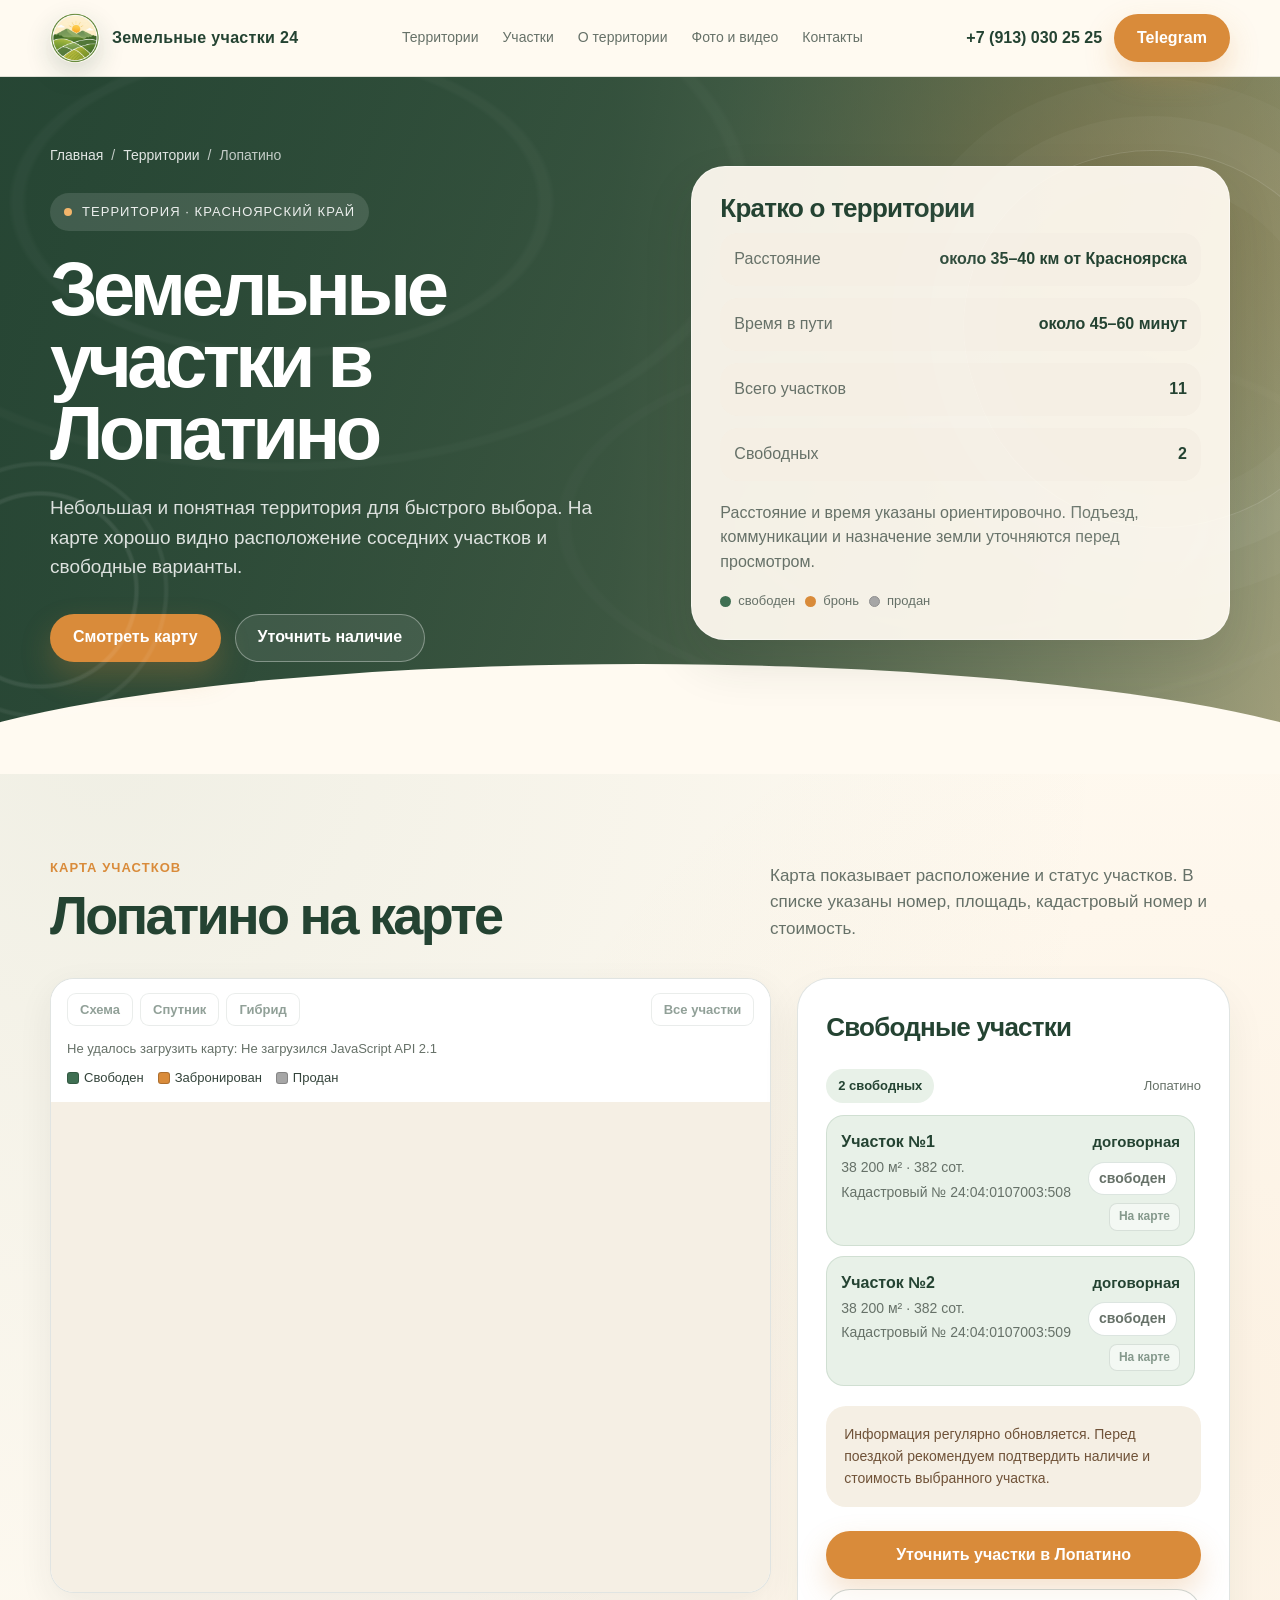
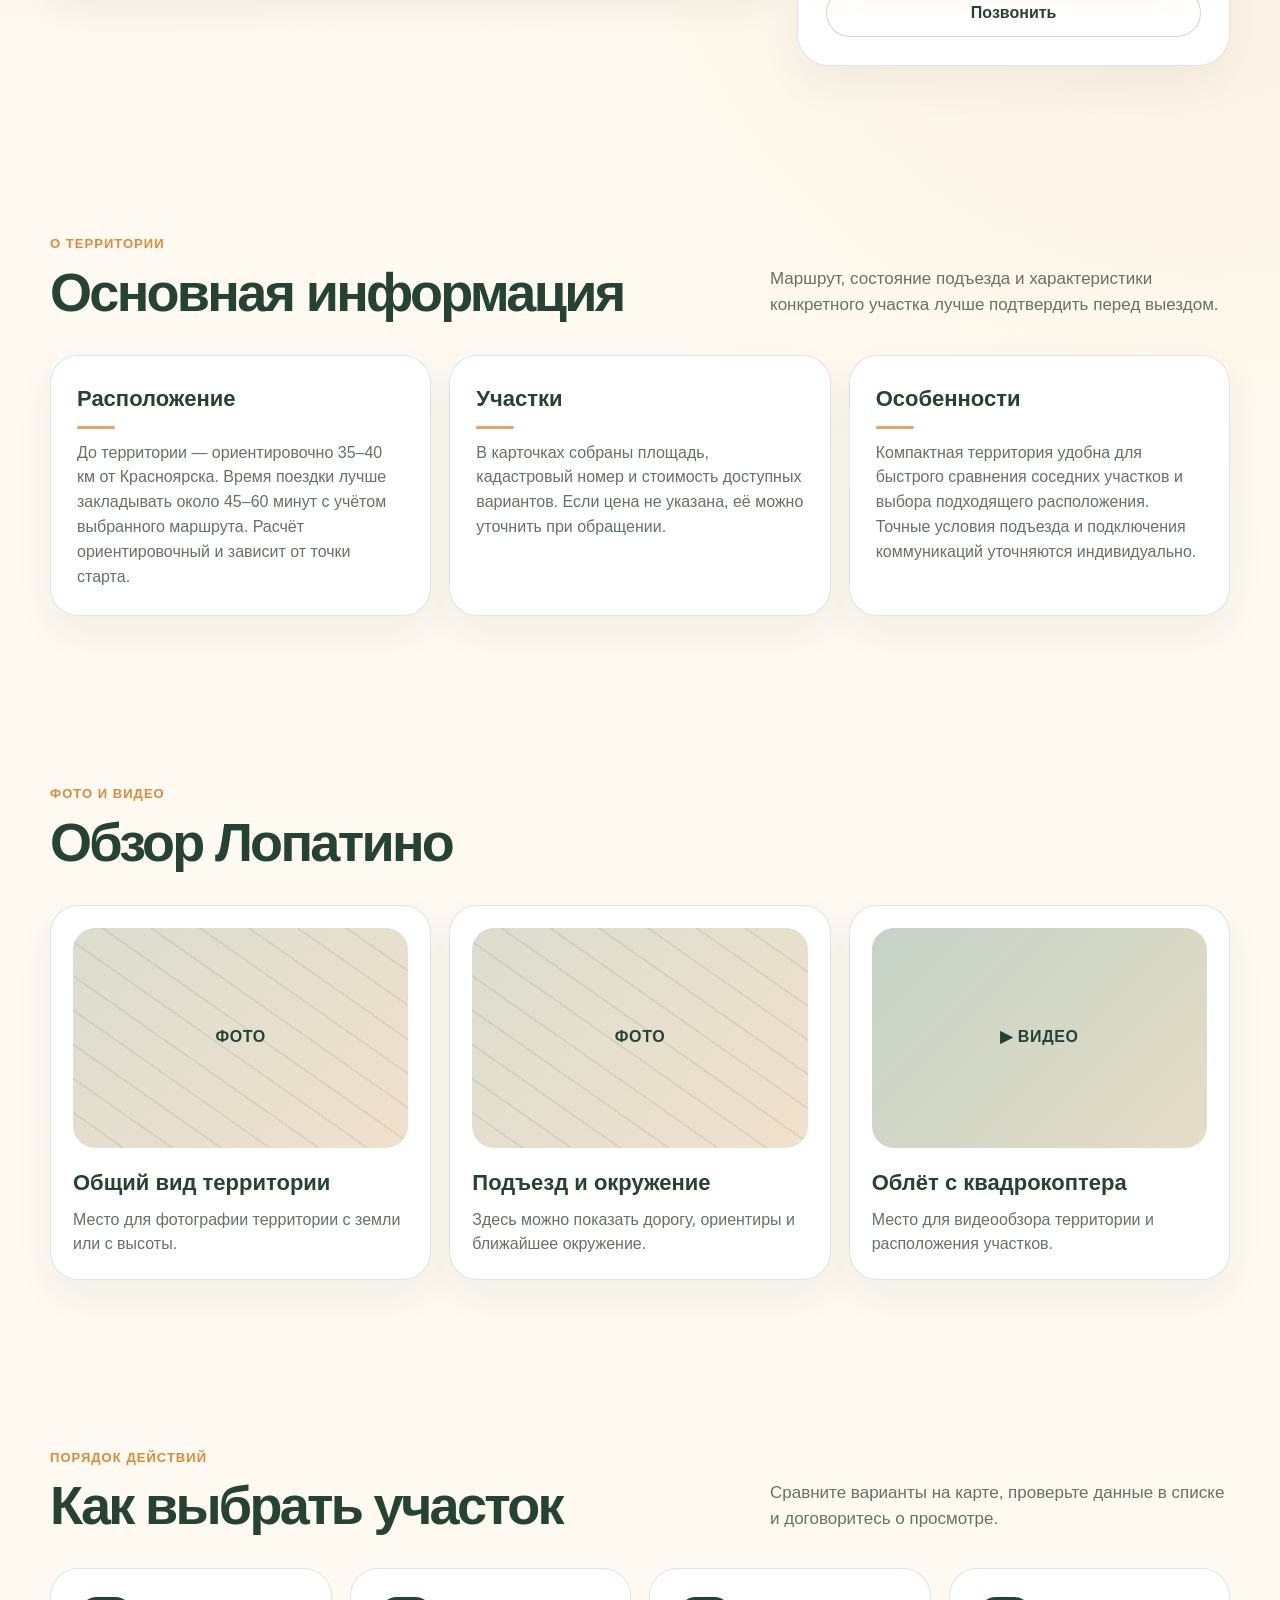
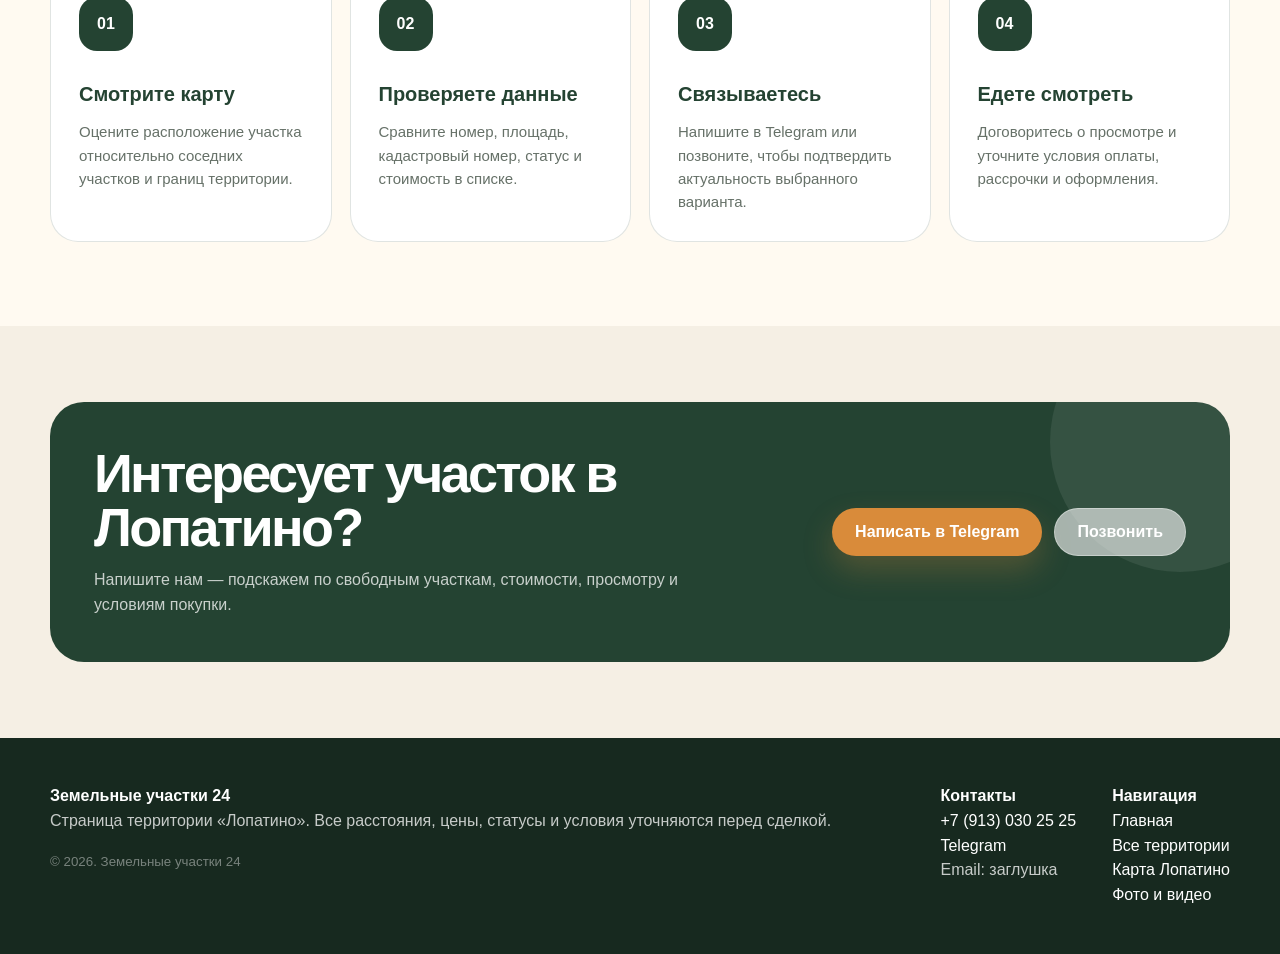
<file: lopatino.html>
<!DOCTYPE html>
<html lang="ru">
<head>
  <meta charset="UTF-8" />
  <meta name="viewport" content="width=device-width, initial-scale=1.0" />
  <meta name="description" content="Земельные участки в Лопатино: интерактивная карта, площади, кадастровые номера, статусы и стоимость." />
  <title>Лопатино — Земельные участки 24</title>
  <link rel="stylesheet" href="style.css" />
  <link rel="stylesheet" href="land-map.css" />
  <script src="map-api-config.js" defer></script>
  <script src="land-map.js" defer></script>
  <link rel="icon" href="assets/logo.webp" type="image/webp" />
</head>
<body>
  <header class="topbar">
    <div class="container header">
      <a class="brand" href="index.html" aria-label="На главную">
        <span class="brand-mark"><img src="assets/logo.webp" alt="" width="48" height="48" /></span>
        <span class="brand-name">Земельные участки 24</span>
      </a>
      <nav class="nav" aria-label="Основная навигация">
        <a href="index.html#territories">Территории</a>
        <a href="#plots">Участки</a>
        <a href="#details">О территории</a>
        <a href="#media">Фото и видео</a>
        <a href="#contacts">Контакты</a>
      </nav>
      <div class="header-contacts">
        <a class="phone" href="tel:+79130302525">+7 (913) 030 25 25</a>
        <a class="btn btn-primary" href="https://t.me/Anatoliy_777" target="_blank" rel="noopener">Telegram</a>
      </div>
    </div>
  </header>
  <main>
    <section class="territory-hero">
      <div class="container territory-hero-inner">
        <div>
          <div class="breadcrumbs"><a href="index.html">Главная</a><span>/</span><a href="index.html#territories">Территории</a><span>/</span><span>Лопатино</span></div>
          <span class="eyebrow">Территория · Красноярский край</span>
          <h1>Земельные участки в Лопатино</h1>
          <p class="hero-text">Небольшая и понятная территория для быстрого выбора. На карте хорошо видно расположение соседних участков и свободные варианты.</p>
          <div class="hero-actions">
            <a class="btn btn-primary" href="#plots">Смотреть карту</a>
            <a class="btn btn-outline" href="#contacts">Уточнить наличие</a>
          </div>
        </div>
        <aside class="hero-side-card">
          <h2>Кратко о территории</h2>
          <div class="quick-info">
            <div class="quick-info-item"><span>Расстояние</span><strong>около 35–40 км от Красноярска</strong></div>
            <div class="quick-info-item"><span>Время в пути</span><strong>около 45–60 минут</strong></div>
            <div class="quick-info-item"><span>Всего участков</span><strong data-plots-count="total" data-plots-count-source="site-data/lopatino.json">11</strong></div>
            <div class="quick-info-item"><span>Свободных</span><strong data-plots-count="free" data-plots-count-source="site-data/lopatino.json">2</strong></div>
          </div>
          <p>Расстояние и время указаны ориентировочно. Подъезд, коммуникации и назначение земли уточняются перед просмотром.</p>
          <div class="status-legend">
            <span><i class="dot dot-free"></i> свободен</span>
            <span><i class="dot dot-booked"></i> бронь</span>
            <span><i class="dot dot-sold"></i> продан</span>
          </div>
        </aside>
      </div>
    </section>

    <section class="section" id="plots">
      <div class="container">
        <div class="section-head">
          <div><div class="section-label">Карта участков</div><h2>Лопатино на карте</h2></div>
          <p class="section-subtitle">Карта показывает расположение и статус участков. В списке указаны номер, площадь, кадастровый номер и стоимость.</p>
        </div>
        <div class="map-layout">
          <div data-land-map data-source="map-data/lopatino.geojson" data-list-source="site-data/lopatino.json" data-map-type="yandex#hybrid"></div>
          <aside class="panel">
            <h3>Свободные участки</h3>
            <div class="available-top">
              <span class="available-count" data-plots-count-label="free" data-plots-count-label-source="site-data/lopatino.json">2 свободных</span>
              <span style="color: var(--muted); font-size: 13px;">Лопатино</span>
            </div>
            <div class="available-list" data-plots-source="site-data/lopatino.json" data-statuses="free" data-empty-message="Свободных участков сейчас нет. Уточните возможные изменения статуса по телефону или в Telegram.">
              <p class="plot-list-state">Загрузка участков…</p>
            </div>
            <div class="note-box">Информация регулярно обновляется. Перед поездкой рекомендуем подтвердить наличие и стоимость выбранного участка.</div>
            <div style="margin-top: 24px; display: grid; gap: 10px;">
              <a class="btn btn-primary" href="https://t.me/Anatoliy_777" target="_blank" rel="noopener">Уточнить участки в Лопатино</a>
              <a class="btn btn-outline" href="tel:+79130302525">Позвонить</a>
            </div>
          </aside>
        </div>
      </div>
    </section>

    <section class="section" id="details">
      <div class="container">
        <div class="section-head">
          <div><div class="section-label">О территории</div><h2>Основная информация</h2></div>
          <p class="section-subtitle">Маршрут, состояние подъезда и характеристики конкретного участка лучше подтвердить перед выездом.</p>
        </div>
        <div class="details-grid">
          <div class="detail-card"><h3>Расположение</h3><p>До территории — ориентировочно 35–40 км от Красноярска. Время поездки лучше закладывать около 45–60 минут с учётом выбранного маршрута. Расчёт ориентировочный и зависит от точки старта.</p></div>
          <div class="detail-card"><h3>Участки</h3><p>В карточках собраны площадь, кадастровый номер и стоимость доступных вариантов. Если цена не указана, её можно уточнить при обращении.</p></div>
          <div class="detail-card"><h3>Особенности</h3><p>Компактная территория удобна для быстрого сравнения соседних участков и выбора подходящего расположения. Точные условия подъезда и подключения коммуникаций уточняются индивидуально.</p></div>
        </div>
      </div>
    </section>

    <section class="section" id="media">
      <div class="container">
        <div class="section-head"><div><div class="section-label">Фото и видео</div><h2>Обзор Лопатино</h2></div></div>
        <div class="media-grid">
          <div class="media-card"><div class="media-placeholder">Фото</div><h3>Общий вид территории</h3><p>Место для фотографии территории с земли или с высоты.</p></div>
          <div class="media-card"><div class="media-placeholder">Фото</div><h3>Подъезд и окружение</h3><p>Здесь можно показать дорогу, ориентиры и ближайшее окружение.</p></div>
          <div class="media-card media-card-wide"><div class="media-placeholder video-placeholder">▶ Видео</div><h3>Облёт с квадрокоптера</h3><p>Место для видеообзора территории и расположения участков.</p></div>
        </div>
      </div>
    </section>

    <section class="section">
      <div class="container">
        <div class="section-head">
          <div><div class="section-label">Порядок действий</div><h2>Как выбрать участок</h2></div>
          <p class="section-subtitle">Сравните варианты на карте, проверьте данные в списке и договоритесь о просмотре.</p>
        </div>
        <div class="buy-steps">
          <div class="step"><h3>Смотрите карту</h3><p>Оцените расположение участка относительно соседних участков и границ территории.</p></div>
          <div class="step"><h3>Проверяете данные</h3><p>Сравните номер, площадь, кадастровый номер, статус и стоимость в списке.</p></div>
          <div class="step"><h3>Связываетесь</h3><p>Напишите в Telegram или позвоните, чтобы подтвердить актуальность выбранного варианта.</p></div>
          <div class="step"><h3>Едете смотреть</h3><p>Договоритесь о просмотре и уточните условия оплаты, рассрочки и оформления.</p></div>
        </div>
      </div>
    </section>

    <section class="cta" id="contacts">
      <div class="container"><div class="cta-box">
        <div><h2>Интересует участок в Лопатино?</h2><p>Напишите нам — подскажем по свободным участкам, стоимости, просмотру и условиям покупки.</p></div>
        <div class="cta-actions"><a class="btn btn-primary" href="https://t.me/Anatoliy_777" target="_blank" rel="noopener">Написать в Telegram</a><a class="btn btn-outline" href="tel:+79130302525" style="color: #fff; border-color: rgba(255,255,255,.35);">Позвонить</a></div>
      </div></div>
    </section>
  </main>

  <footer class="footer"><div class="container footer-grid">
    <div><strong>Земельные участки 24</strong><p>Страница территории «Лопатино». Все расстояния, цены, статусы и условия уточняются перед сделкой.</p><small>© 2026. Земельные участки 24</small></div>
    <div><strong>Контакты</strong><br><a href="tel:+79130302525">+7 (913) 030 25 25</a><br><a href="https://t.me/Anatoliy_777" target="_blank" rel="noopener">Telegram</a><br><span>Email: заглушка</span></div>
    <div><strong>Навигация</strong><br><a href="index.html">Главная</a><br><a href="index.html#territories">Все территории</a><br><a href="#plots">Карта Лопатино</a><br><a href="#media">Фото и видео</a></div>
  </div></footer>
  <div class="mobile-contact-bar" aria-label="Быстрые контакты">
    <a href="tel:+79130302525">Позвонить</a>
    <a href="https://t.me/Anatoliy_777" target="_blank" rel="noopener">Telegram</a>
  </div>
  <script src="plots.js" defer></script>
</body>
</html>
</file>
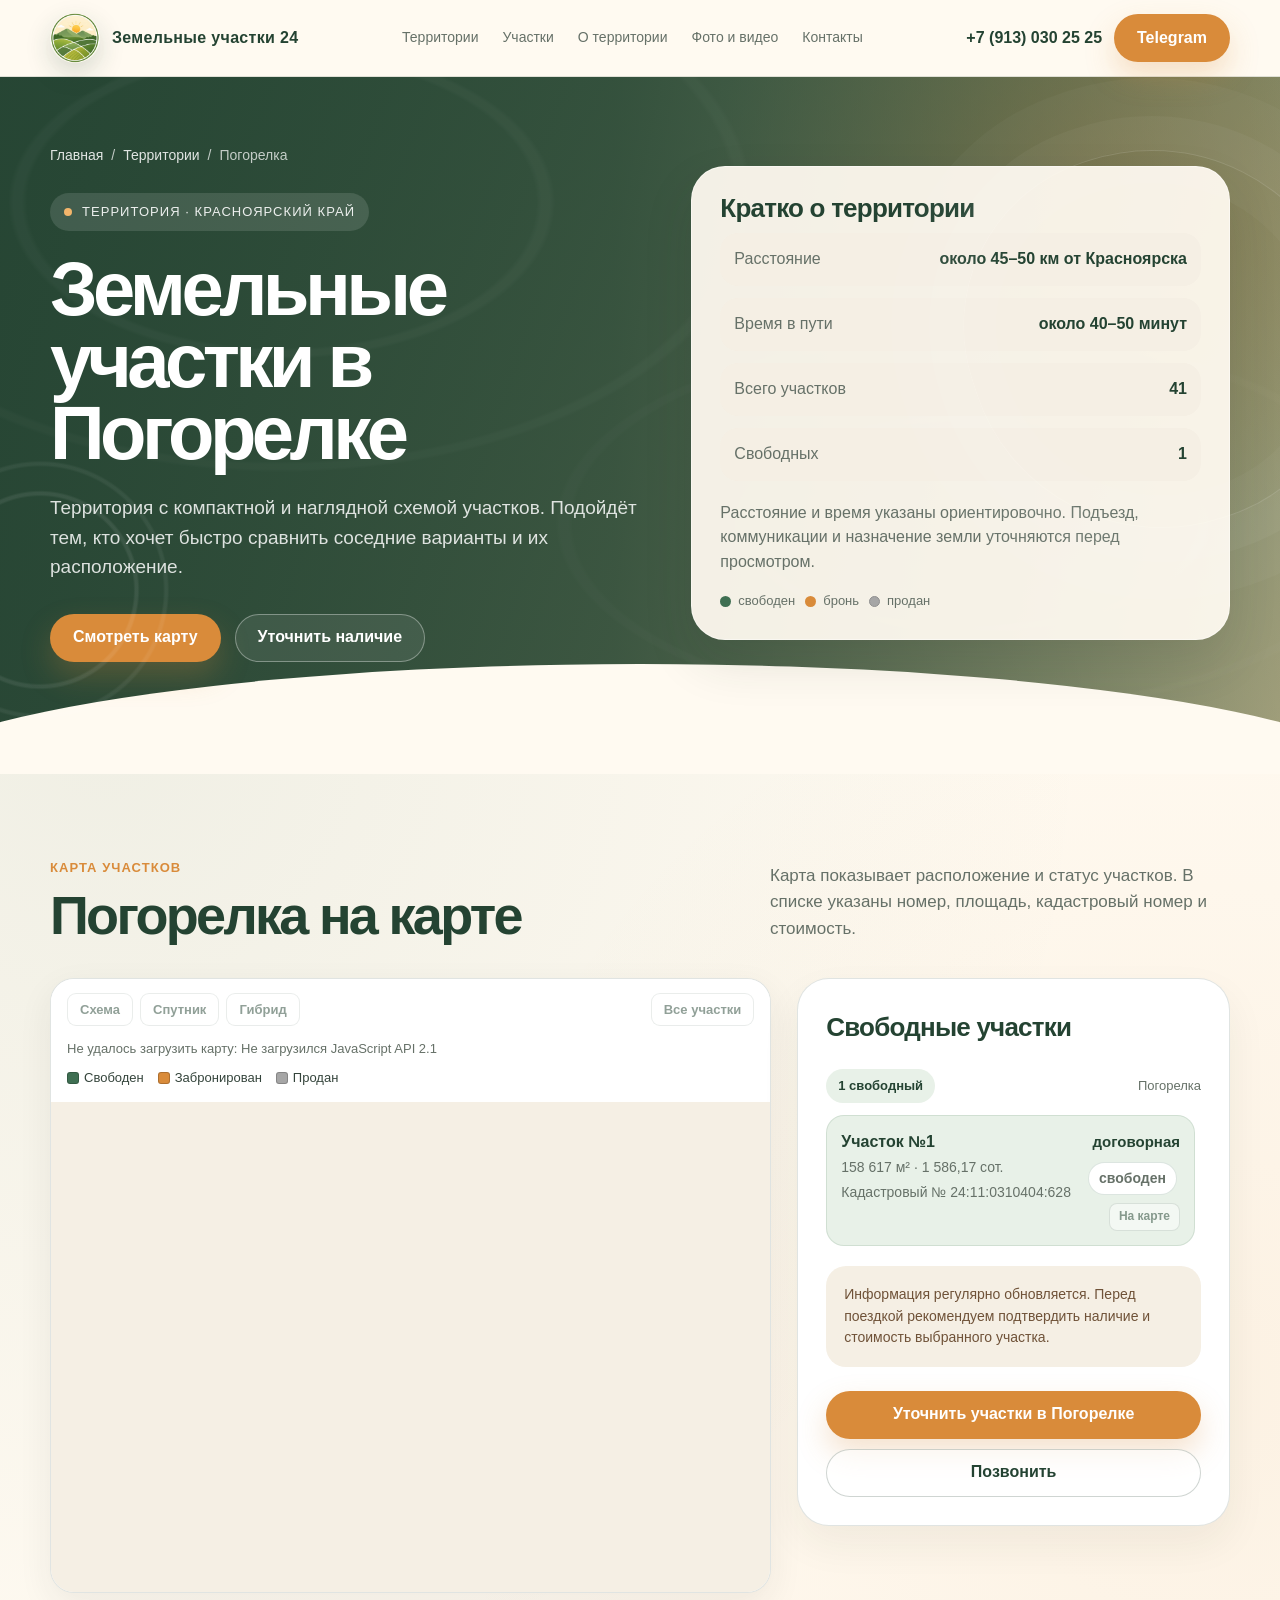
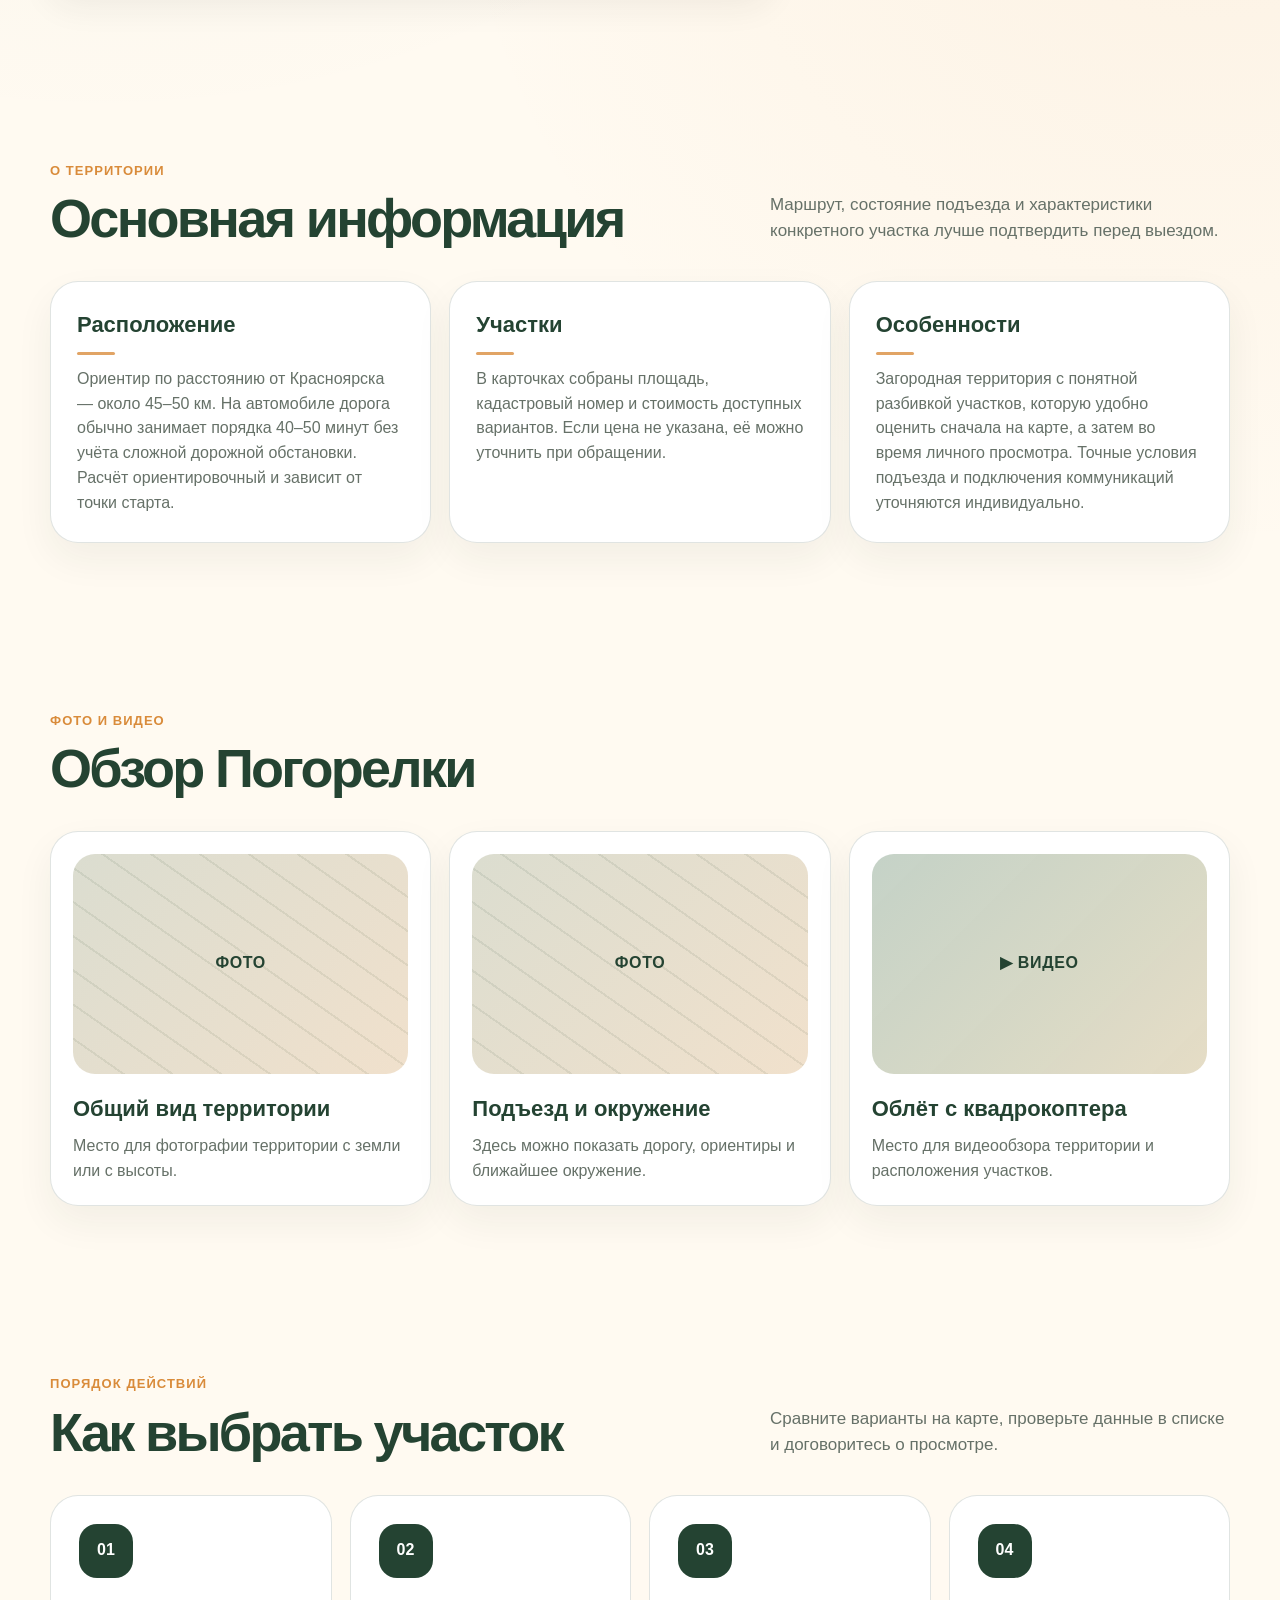
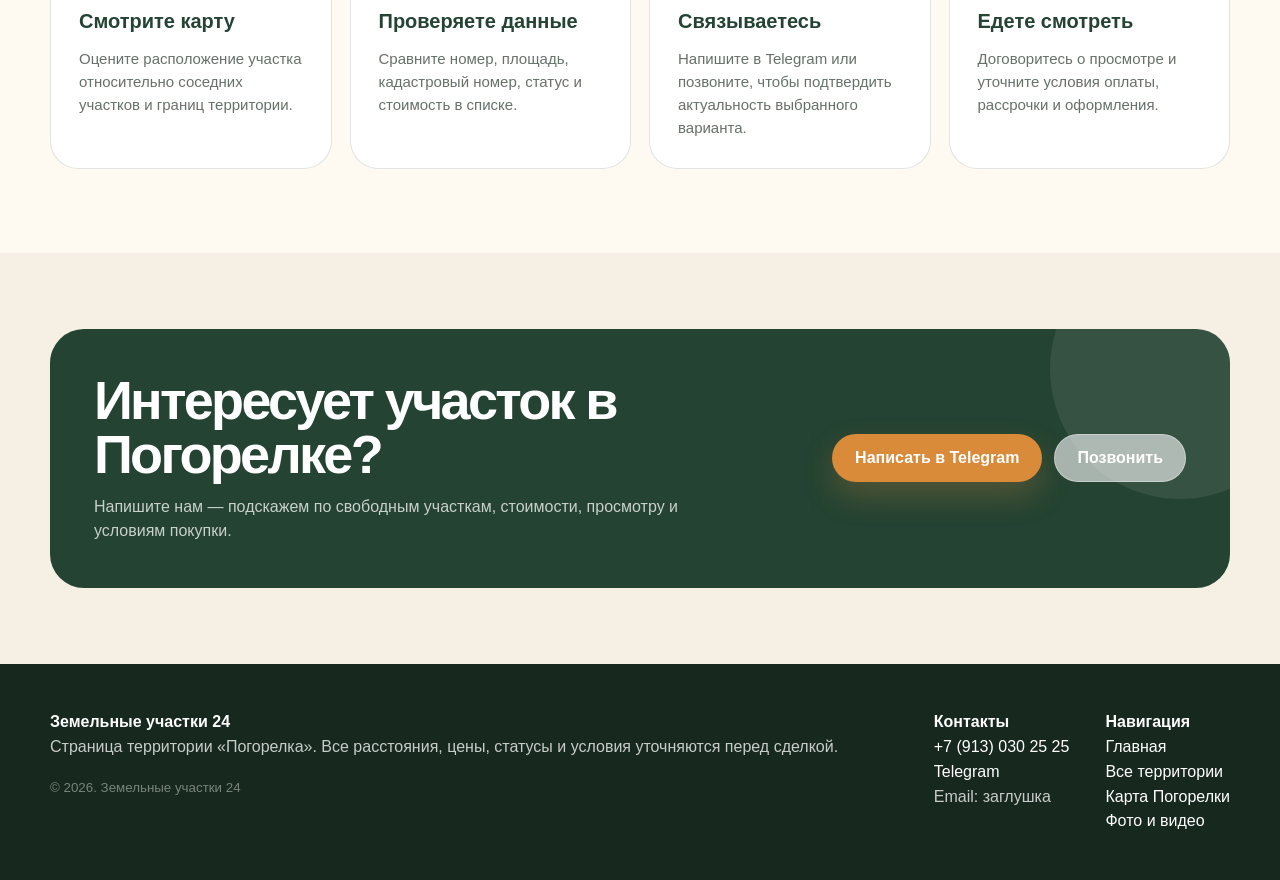
<file: pogorelka.html>
<!DOCTYPE html>
<html lang="ru">
<head>
  <meta charset="UTF-8" />
  <meta name="viewport" content="width=device-width, initial-scale=1.0" />
  <meta name="description" content="Земельные участки в Погорелке: интерактивная карта, площади, кадастровые номера, статусы и стоимость." />
  <title>Погорелка — Земельные участки 24</title>
  <link rel="stylesheet" href="style.css" />
  <link rel="stylesheet" href="land-map.css" />
  <script src="map-api-config.js" defer></script>
  <script src="land-map.js" defer></script>
  <link rel="icon" href="assets/logo.webp" type="image/webp" />
</head>
<body>
  <header class="topbar">
    <div class="container header">
      <a class="brand" href="index.html" aria-label="На главную">
        <span class="brand-mark"><img src="assets/logo.webp" alt="" width="48" height="48" /></span>
        <span class="brand-name">Земельные участки 24</span>
      </a>
      <nav class="nav" aria-label="Основная навигация">
        <a href="index.html#territories">Территории</a>
        <a href="#plots">Участки</a>
        <a href="#details">О территории</a>
        <a href="#media">Фото и видео</a>
        <a href="#contacts">Контакты</a>
      </nav>
      <div class="header-contacts">
        <a class="phone" href="tel:+79130302525">+7 (913) 030 25 25</a>
        <a class="btn btn-primary" href="https://t.me/Anatoliy_777" target="_blank" rel="noopener">Telegram</a>
      </div>
    </div>
  </header>
  <main>
    <section class="territory-hero">
      <div class="container territory-hero-inner">
        <div>
          <div class="breadcrumbs"><a href="index.html">Главная</a><span>/</span><a href="index.html#territories">Территории</a><span>/</span><span>Погорелка</span></div>
          <span class="eyebrow">Территория · Красноярский край</span>
          <h1>Земельные участки в Погорелке</h1>
          <p class="hero-text">Территория с компактной и наглядной схемой участков. Подойдёт тем, кто хочет быстро сравнить соседние варианты и их расположение.</p>
          <div class="hero-actions">
            <a class="btn btn-primary" href="#plots">Смотреть карту</a>
            <a class="btn btn-outline" href="#contacts">Уточнить наличие</a>
          </div>
        </div>
        <aside class="hero-side-card">
          <h2>Кратко о территории</h2>
          <div class="quick-info">
            <div class="quick-info-item"><span>Расстояние</span><strong>около 45–50 км от Красноярска</strong></div>
            <div class="quick-info-item"><span>Время в пути</span><strong>около 40–50 минут</strong></div>
            <div class="quick-info-item"><span>Всего участков</span><strong data-plots-count="total" data-plots-count-source="site-data/pogorelka.json">41</strong></div>
            <div class="quick-info-item"><span>Свободных</span><strong data-plots-count="free" data-plots-count-source="site-data/pogorelka.json">1</strong></div>
          </div>
          <p>Расстояние и время указаны ориентировочно. Подъезд, коммуникации и назначение земли уточняются перед просмотром.</p>
          <div class="status-legend">
            <span><i class="dot dot-free"></i> свободен</span>
            <span><i class="dot dot-booked"></i> бронь</span>
            <span><i class="dot dot-sold"></i> продан</span>
          </div>
        </aside>
      </div>
    </section>

    <section class="section" id="plots">
      <div class="container">
        <div class="section-head">
          <div><div class="section-label">Карта участков</div><h2>Погорелка на карте</h2></div>
          <p class="section-subtitle">Карта показывает расположение и статус участков. В списке указаны номер, площадь, кадастровый номер и стоимость.</p>
        </div>
        <div class="map-layout">
          <div data-land-map data-source="map-data/pogorelka.geojson" data-list-source="site-data/pogorelka.json" data-map-type="yandex#hybrid"></div>
          <aside class="panel">
            <h3>Свободные участки</h3>
            <div class="available-top">
              <span class="available-count" data-plots-count-label="free" data-plots-count-label-source="site-data/pogorelka.json">1 свободный</span>
              <span style="color: var(--muted); font-size: 13px;">Погорелка</span>
            </div>
            <div class="available-list" data-plots-source="site-data/pogorelka.json" data-statuses="free" data-empty-message="Свободных участков сейчас нет. Уточните возможные изменения статуса по телефону или в Telegram.">
              <p class="plot-list-state">Загрузка участков…</p>
            </div>
            <div class="note-box">Информация регулярно обновляется. Перед поездкой рекомендуем подтвердить наличие и стоимость выбранного участка.</div>
            <div style="margin-top: 24px; display: grid; gap: 10px;">
              <a class="btn btn-primary" href="https://t.me/Anatoliy_777" target="_blank" rel="noopener">Уточнить участки в Погорелке</a>
              <a class="btn btn-outline" href="tel:+79130302525">Позвонить</a>
            </div>
          </aside>
        </div>
      </div>
    </section>

    <section class="section" id="details">
      <div class="container">
        <div class="section-head">
          <div><div class="section-label">О территории</div><h2>Основная информация</h2></div>
          <p class="section-subtitle">Маршрут, состояние подъезда и характеристики конкретного участка лучше подтвердить перед выездом.</p>
        </div>
        <div class="details-grid">
          <div class="detail-card"><h3>Расположение</h3><p>Ориентир по расстоянию от Красноярска — около 45–50 км. На автомобиле дорога обычно занимает порядка 40–50 минут без учёта сложной дорожной обстановки. Расчёт ориентировочный и зависит от точки старта.</p></div>
          <div class="detail-card"><h3>Участки</h3><p>В карточках собраны площадь, кадастровый номер и стоимость доступных вариантов. Если цена не указана, её можно уточнить при обращении.</p></div>
          <div class="detail-card"><h3>Особенности</h3><p>Загородная территория с понятной разбивкой участков, которую удобно оценить сначала на карте, а затем во время личного просмотра. Точные условия подъезда и подключения коммуникаций уточняются индивидуально.</p></div>
        </div>
      </div>
    </section>

    <section class="section" id="media">
      <div class="container">
        <div class="section-head"><div><div class="section-label">Фото и видео</div><h2>Обзор Погорелки</h2></div></div>
        <div class="media-grid">
          <div class="media-card"><div class="media-placeholder">Фото</div><h3>Общий вид территории</h3><p>Место для фотографии территории с земли или с высоты.</p></div>
          <div class="media-card"><div class="media-placeholder">Фото</div><h3>Подъезд и окружение</h3><p>Здесь можно показать дорогу, ориентиры и ближайшее окружение.</p></div>
          <div class="media-card media-card-wide"><div class="media-placeholder video-placeholder">▶ Видео</div><h3>Облёт с квадрокоптера</h3><p>Место для видеообзора территории и расположения участков.</p></div>
        </div>
      </div>
    </section>

    <section class="section">
      <div class="container">
        <div class="section-head">
          <div><div class="section-label">Порядок действий</div><h2>Как выбрать участок</h2></div>
          <p class="section-subtitle">Сравните варианты на карте, проверьте данные в списке и договоритесь о просмотре.</p>
        </div>
        <div class="buy-steps">
          <div class="step"><h3>Смотрите карту</h3><p>Оцените расположение участка относительно соседних участков и границ территории.</p></div>
          <div class="step"><h3>Проверяете данные</h3><p>Сравните номер, площадь, кадастровый номер, статус и стоимость в списке.</p></div>
          <div class="step"><h3>Связываетесь</h3><p>Напишите в Telegram или позвоните, чтобы подтвердить актуальность выбранного варианта.</p></div>
          <div class="step"><h3>Едете смотреть</h3><p>Договоритесь о просмотре и уточните условия оплаты, рассрочки и оформления.</p></div>
        </div>
      </div>
    </section>

    <section class="cta" id="contacts">
      <div class="container"><div class="cta-box">
        <div><h2>Интересует участок в Погорелке?</h2><p>Напишите нам — подскажем по свободным участкам, стоимости, просмотру и условиям покупки.</p></div>
        <div class="cta-actions"><a class="btn btn-primary" href="https://t.me/Anatoliy_777" target="_blank" rel="noopener">Написать в Telegram</a><a class="btn btn-outline" href="tel:+79130302525" style="color: #fff; border-color: rgba(255,255,255,.35);">Позвонить</a></div>
      </div></div>
    </section>
  </main>

  <footer class="footer"><div class="container footer-grid">
    <div><strong>Земельные участки 24</strong><p>Страница территории «Погорелка». Все расстояния, цены, статусы и условия уточняются перед сделкой.</p><small>© 2026. Земельные участки 24</small></div>
    <div><strong>Контакты</strong><br><a href="tel:+79130302525">+7 (913) 030 25 25</a><br><a href="https://t.me/Anatoliy_777" target="_blank" rel="noopener">Telegram</a><br><span>Email: заглушка</span></div>
    <div><strong>Навигация</strong><br><a href="index.html">Главная</a><br><a href="index.html#territories">Все территории</a><br><a href="#plots">Карта Погорелки</a><br><a href="#media">Фото и видео</a></div>
  </div></footer>
  <div class="mobile-contact-bar" aria-label="Быстрые контакты">
    <a href="tel:+79130302525">Позвонить</a>
    <a href="https://t.me/Anatoliy_777" target="_blank" rel="noopener">Telegram</a>
  </div>
  <script src="plots.js" defer></script>
</body>
</html>
</file>
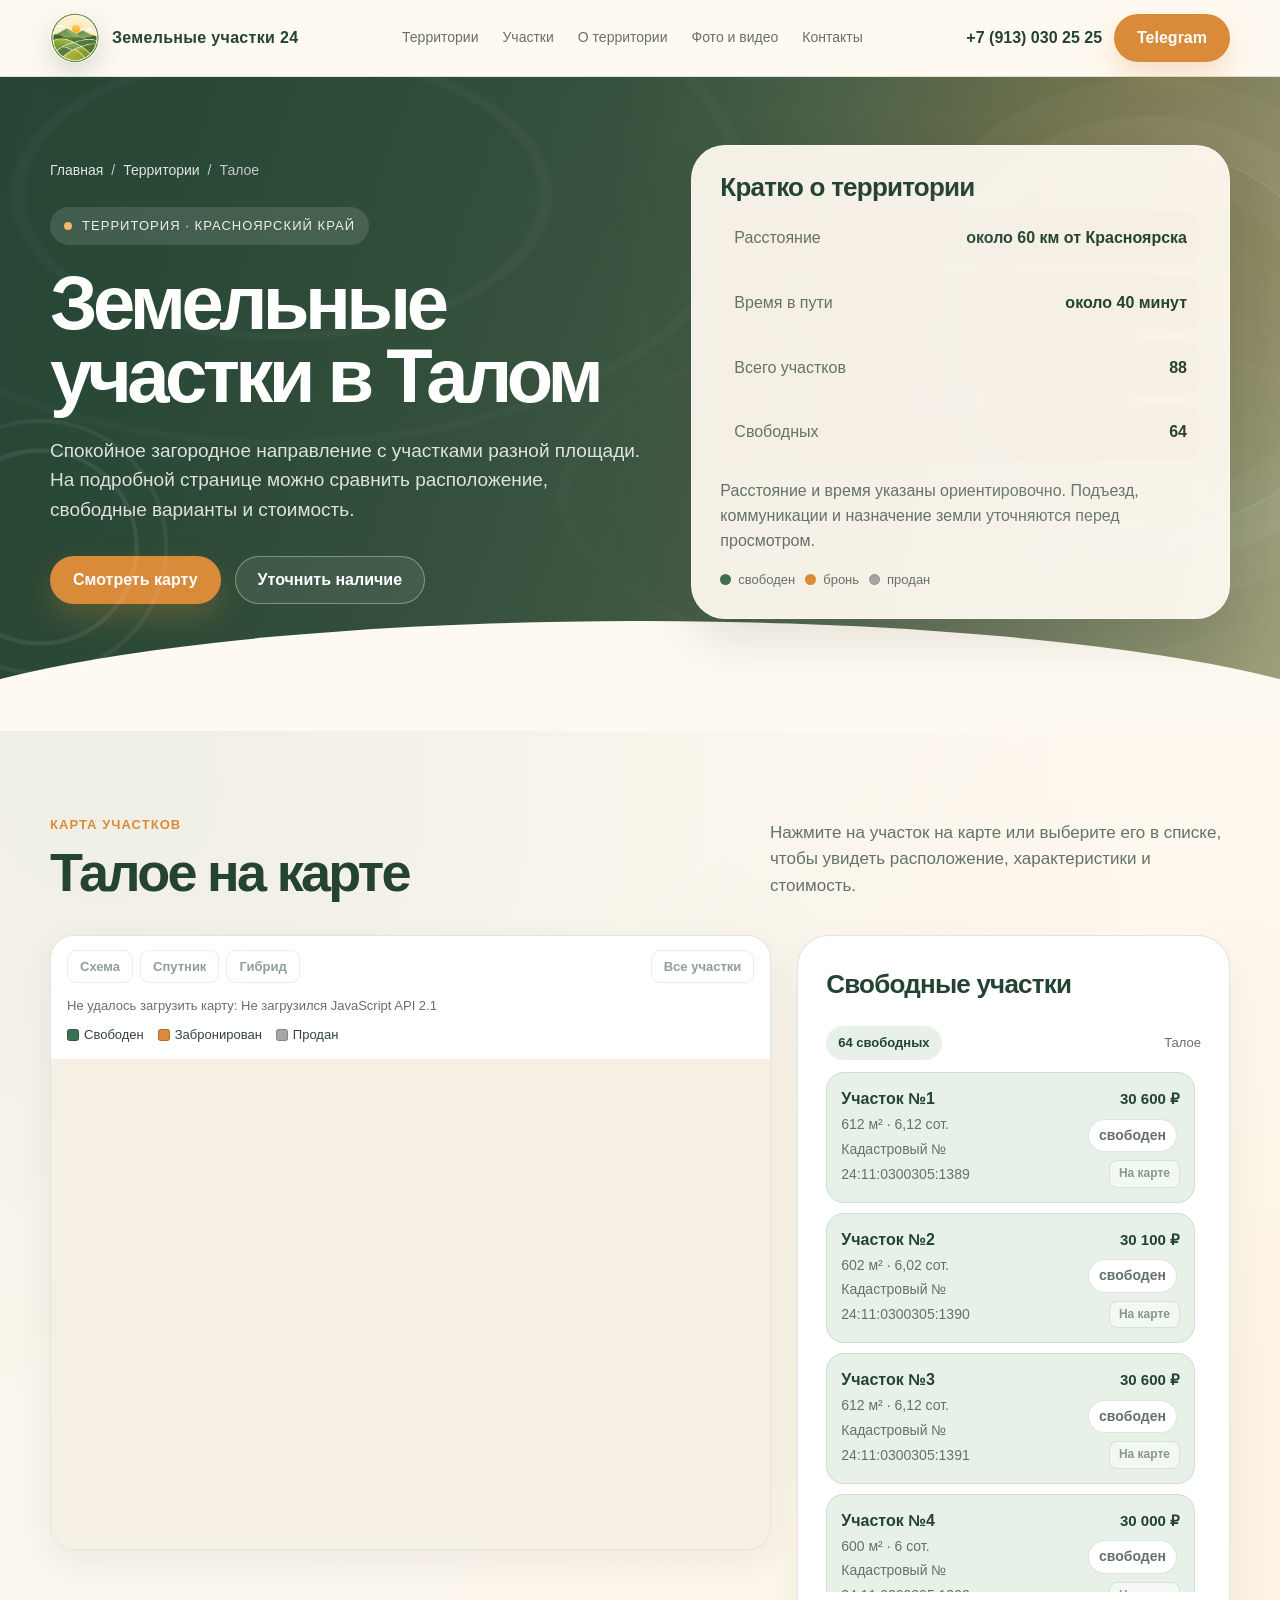
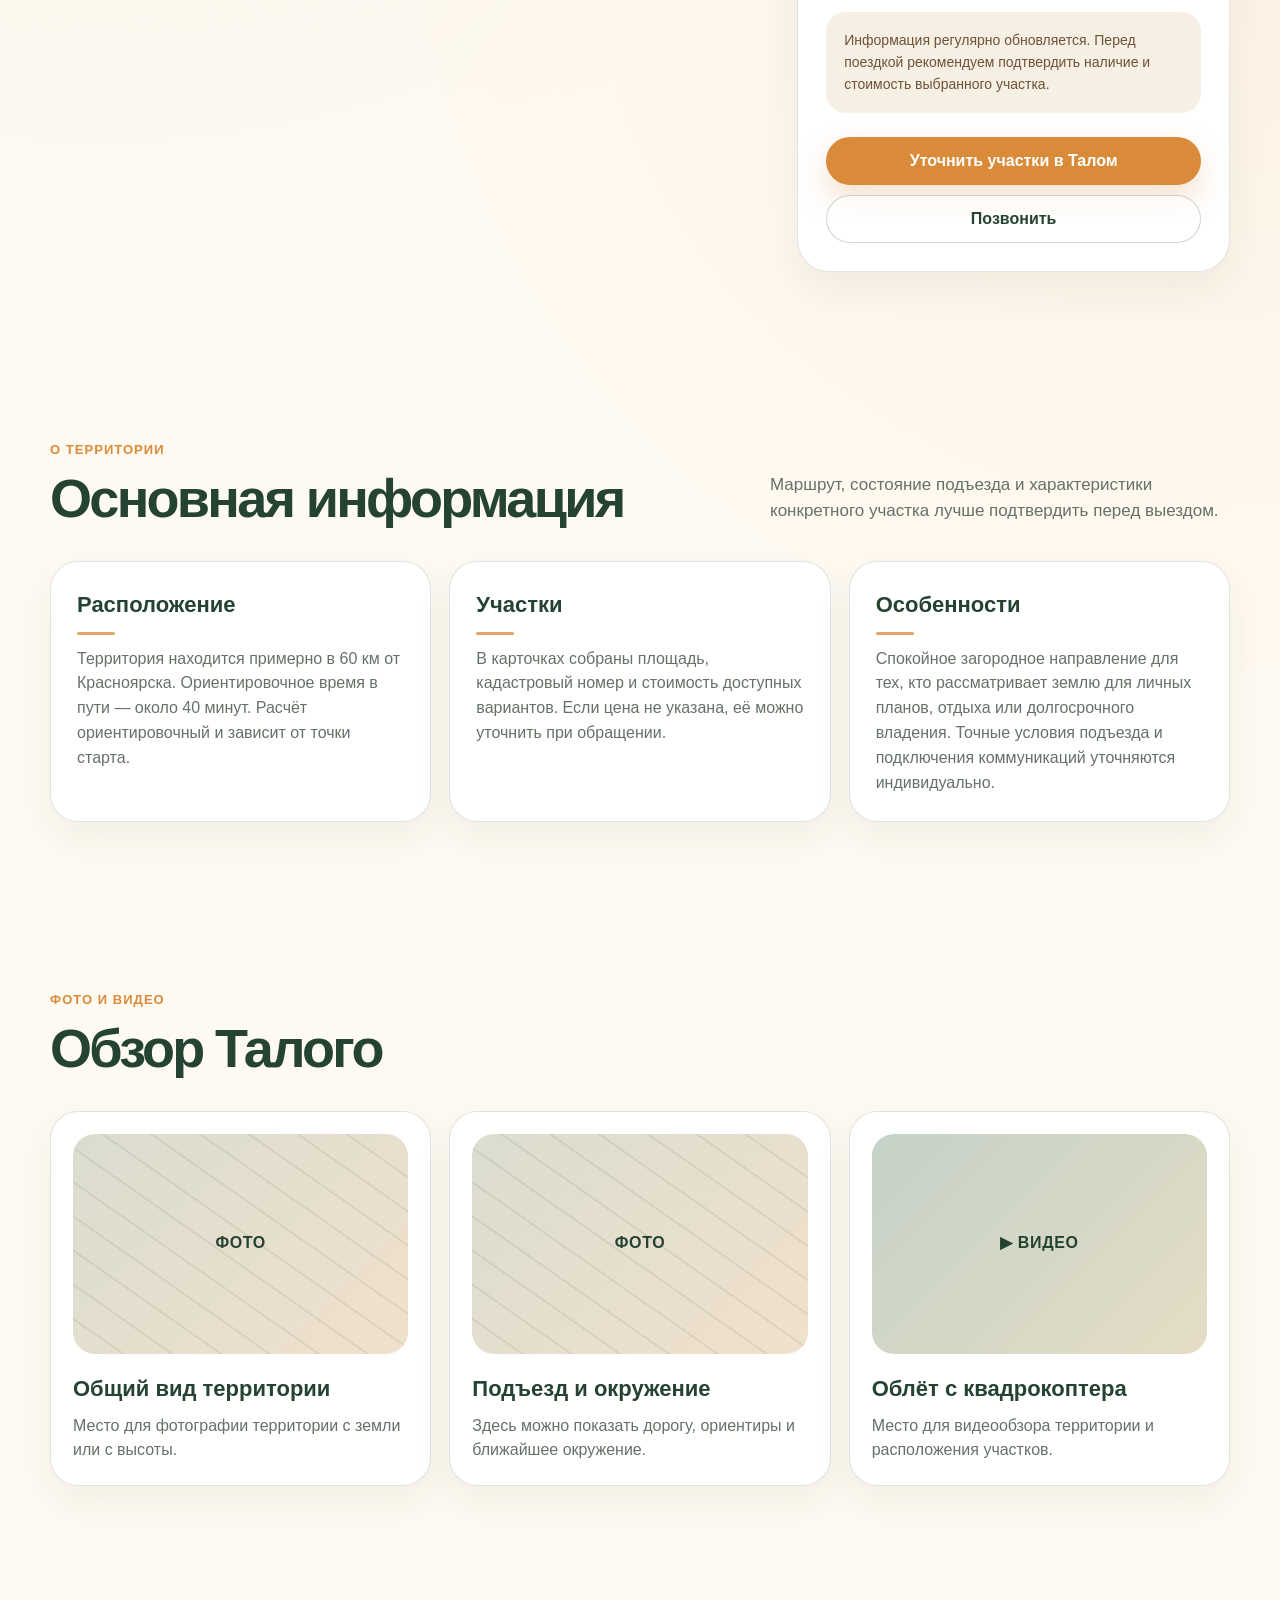
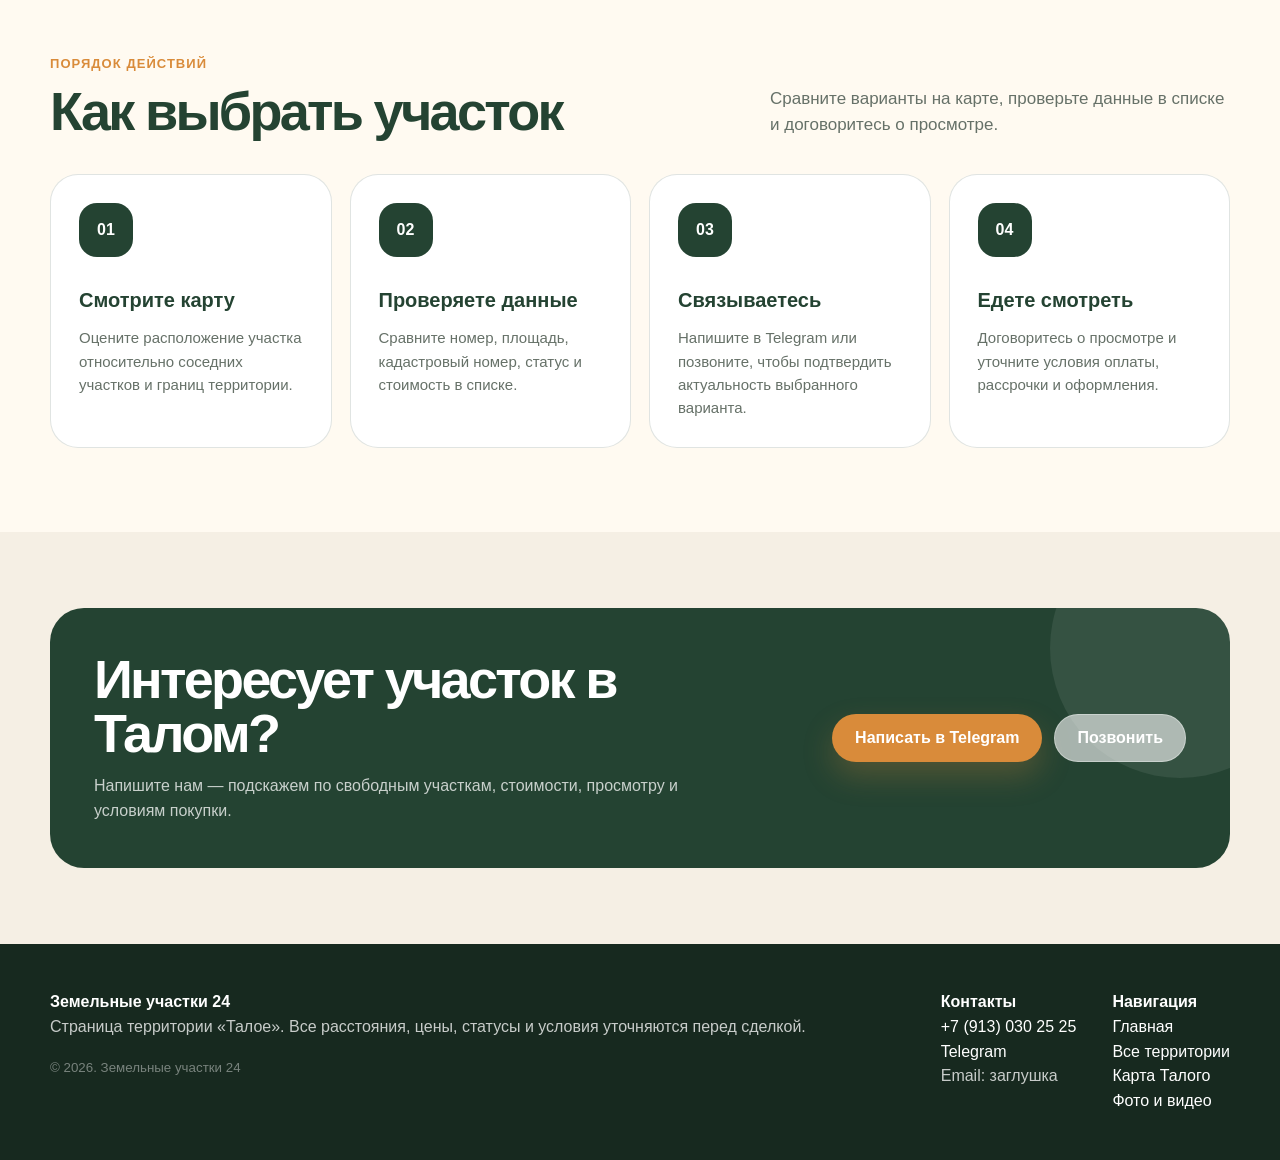
<file: taloe.html>
<!DOCTYPE html>
<html lang="ru">
<head>
  <meta charset="UTF-8" />
  <meta name="viewport" content="width=device-width, initial-scale=1.0" />
  <meta name="description" content="Земельные участки в Талом: интерактивная карта, площади, кадастровые номера, статусы и стоимость." />
  <title>Талое — Земельные участки 24</title>
  <link rel="stylesheet" href="style.css" />
  <link rel="stylesheet" href="land-map.css" />
  <script src="map-api-config.js" defer></script>
  <script src="land-map.js" defer></script>
  <link rel="icon" href="assets/logo.webp" type="image/webp" />
</head>
<body>
  <header class="topbar">
    <div class="container header">
      <a class="brand" href="index.html" aria-label="На главную">
        <span class="brand-mark"><img src="assets/logo.webp" alt="" width="48" height="48" /></span>
        <span class="brand-name">Земельные участки 24</span>
      </a>
      <nav class="nav" aria-label="Основная навигация">
        <a href="index.html#territories">Территории</a>
        <a href="#plots">Участки</a>
        <a href="#details">О территории</a>
        <a href="#media">Фото и видео</a>
        <a href="#contacts">Контакты</a>
      </nav>
      <div class="header-contacts">
        <a class="phone" href="tel:+79130302525">+7 (913) 030 25 25</a>
        <a class="btn btn-primary" href="https://t.me/Anatoliy_777" target="_blank" rel="noopener">Telegram</a>
      </div>
    </div>
  </header>
  <main>
    <section class="territory-hero">
      <div class="container territory-hero-inner">
        <div>
          <div class="breadcrumbs"><a href="index.html">Главная</a><span>/</span><a href="index.html#territories">Территории</a><span>/</span><span>Талое</span></div>
          <span class="eyebrow">Территория · Красноярский край</span>
          <h1>Земельные участки в Талом</h1>
          <p class="hero-text">Спокойное загородное направление с участками разной площади. На подробной странице можно сравнить расположение, свободные варианты и стоимость.</p>
          <div class="hero-actions">
            <a class="btn btn-primary" href="#plots">Смотреть карту</a>
            <a class="btn btn-outline" href="#contacts">Уточнить наличие</a>
          </div>
        </div>
        <aside class="hero-side-card">
          <h2>Кратко о территории</h2>
          <div class="quick-info">
            <div class="quick-info-item"><span>Расстояние</span><strong>около 60 км от Красноярска</strong></div>
            <div class="quick-info-item"><span>Время в пути</span><strong>около 40 минут</strong></div>
            <div class="quick-info-item"><span>Всего участков</span><strong data-plots-count="total" data-plots-count-source="site-data/taloe.json">88</strong></div>
            <div class="quick-info-item"><span>Свободных</span><strong data-plots-count="free" data-plots-count-source="site-data/taloe.json">64</strong></div>
          </div>
          <p>Расстояние и время указаны ориентировочно. Подъезд, коммуникации и назначение земли уточняются перед просмотром.</p>
          <div class="status-legend">
            <span><i class="dot dot-free"></i> свободен</span>
            <span><i class="dot dot-booked"></i> бронь</span>
            <span><i class="dot dot-sold"></i> продан</span>
          </div>
        </aside>
      </div>
    </section>

    <section class="section" id="plots">
      <div class="container">
        <div class="section-head">
          <div><div class="section-label">Карта участков</div><h2>Талое на карте</h2></div>
          <p class="section-subtitle">Нажмите на участок на карте или выберите его в списке, чтобы увидеть расположение, характеристики и стоимость.</p>
        </div>
        <div class="map-layout">
          <div data-land-map data-source="map-data/taloe.geojson" data-list-source="site-data/taloe.json" data-map-type="yandex#hybrid"></div>
          <aside class="panel">
            <h3>Свободные участки</h3>
            <div class="available-top">
              <span class="available-count" data-plots-count-label="free" data-plots-count-label-source="site-data/taloe.json">64 свободных</span>
              <span style="color: var(--muted); font-size: 13px;">Талое</span>
            </div>
            <div class="available-list" data-plots-source="site-data/taloe.json" data-statuses="free" data-empty-message="Свободных участков сейчас нет. Уточните возможные изменения статуса по телефону или в Telegram.">
              <p class="plot-list-state">Загрузка участков…</p>
            </div>
            <div class="note-box">Информация регулярно обновляется. Перед поездкой рекомендуем подтвердить наличие и стоимость выбранного участка.</div>
            <div style="margin-top: 24px; display: grid; gap: 10px;">
              <a class="btn btn-primary" href="https://t.me/Anatoliy_777" target="_blank" rel="noopener">Уточнить участки в Талом</a>
              <a class="btn btn-outline" href="tel:+79130302525">Позвонить</a>
            </div>
          </aside>
        </div>
      </div>
    </section>

    <section class="section" id="details">
      <div class="container">
        <div class="section-head">
          <div><div class="section-label">О территории</div><h2>Основная информация</h2></div>
          <p class="section-subtitle">Маршрут, состояние подъезда и характеристики конкретного участка лучше подтвердить перед выездом.</p>
        </div>
        <div class="details-grid">
          <div class="detail-card"><h3>Расположение</h3><p>Территория находится примерно в 60 км от Красноярска. Ориентировочное время в пути — около 40 минут. Расчёт ориентировочный и зависит от точки старта.</p></div>
          <div class="detail-card"><h3>Участки</h3><p>В карточках собраны площадь, кадастровый номер и стоимость доступных вариантов. Если цена не указана, её можно уточнить при обращении.</p></div>
          <div class="detail-card"><h3>Особенности</h3><p>Спокойное загородное направление для тех, кто рассматривает землю для личных планов, отдыха или долгосрочного владения. Точные условия подъезда и подключения коммуникаций уточняются индивидуально.</p></div>
        </div>
      </div>
    </section>

    <section class="section" id="media">
      <div class="container">
        <div class="section-head"><div><div class="section-label">Фото и видео</div><h2>Обзор Талого</h2></div></div>
        <div class="media-grid">
          <div class="media-card"><div class="media-placeholder">Фото</div><h3>Общий вид территории</h3><p>Место для фотографии территории с земли или с высоты.</p></div>
          <div class="media-card"><div class="media-placeholder">Фото</div><h3>Подъезд и окружение</h3><p>Здесь можно показать дорогу, ориентиры и ближайшее окружение.</p></div>
          <div class="media-card media-card-wide"><div class="media-placeholder video-placeholder">▶ Видео</div><h3>Облёт с квадрокоптера</h3><p>Место для видеообзора территории и расположения участков.</p></div>
        </div>
      </div>
    </section>

    <section class="section">
      <div class="container">
        <div class="section-head">
          <div><div class="section-label">Порядок действий</div><h2>Как выбрать участок</h2></div>
          <p class="section-subtitle">Сравните варианты на карте, проверьте данные в списке и договоритесь о просмотре.</p>
        </div>
        <div class="buy-steps">
          <div class="step"><h3>Смотрите карту</h3><p>Оцените расположение участка относительно соседних участков и границ территории.</p></div>
          <div class="step"><h3>Проверяете данные</h3><p>Сравните номер, площадь, кадастровый номер, статус и стоимость в списке.</p></div>
          <div class="step"><h3>Связываетесь</h3><p>Напишите в Telegram или позвоните, чтобы подтвердить актуальность выбранного варианта.</p></div>
          <div class="step"><h3>Едете смотреть</h3><p>Договоритесь о просмотре и уточните условия оплаты, рассрочки и оформления.</p></div>
        </div>
      </div>
    </section>

    <section class="cta" id="contacts">
      <div class="container"><div class="cta-box">
        <div><h2>Интересует участок в Талом?</h2><p>Напишите нам — подскажем по свободным участкам, стоимости, просмотру и условиям покупки.</p></div>
        <div class="cta-actions"><a class="btn btn-primary" href="https://t.me/Anatoliy_777" target="_blank" rel="noopener">Написать в Telegram</a><a class="btn btn-outline" href="tel:+79130302525" style="color: #fff; border-color: rgba(255,255,255,.35);">Позвонить</a></div>
      </div></div>
    </section>
  </main>

  <footer class="footer"><div class="container footer-grid">
    <div><strong>Земельные участки 24</strong><p>Страница территории «Талое». Все расстояния, цены, статусы и условия уточняются перед сделкой.</p><small>© 2026. Земельные участки 24</small></div>
    <div><strong>Контакты</strong><br><a href="tel:+79130302525">+7 (913) 030 25 25</a><br><a href="https://t.me/Anatoliy_777" target="_blank" rel="noopener">Telegram</a><br><span>Email: заглушка</span></div>
    <div><strong>Навигация</strong><br><a href="index.html">Главная</a><br><a href="index.html#territories">Все территории</a><br><a href="#plots">Карта Талого</a><br><a href="#media">Фото и видео</a></div>
  </div></footer>
  <div class="mobile-contact-bar" aria-label="Быстрые контакты">
    <a href="tel:+79130302525">Позвонить</a>
    <a href="https://t.me/Anatoliy_777" target="_blank" rel="noopener">Telegram</a>
  </div>
  <script src="plots.js" defer></script>
</body>
</html>
</file>
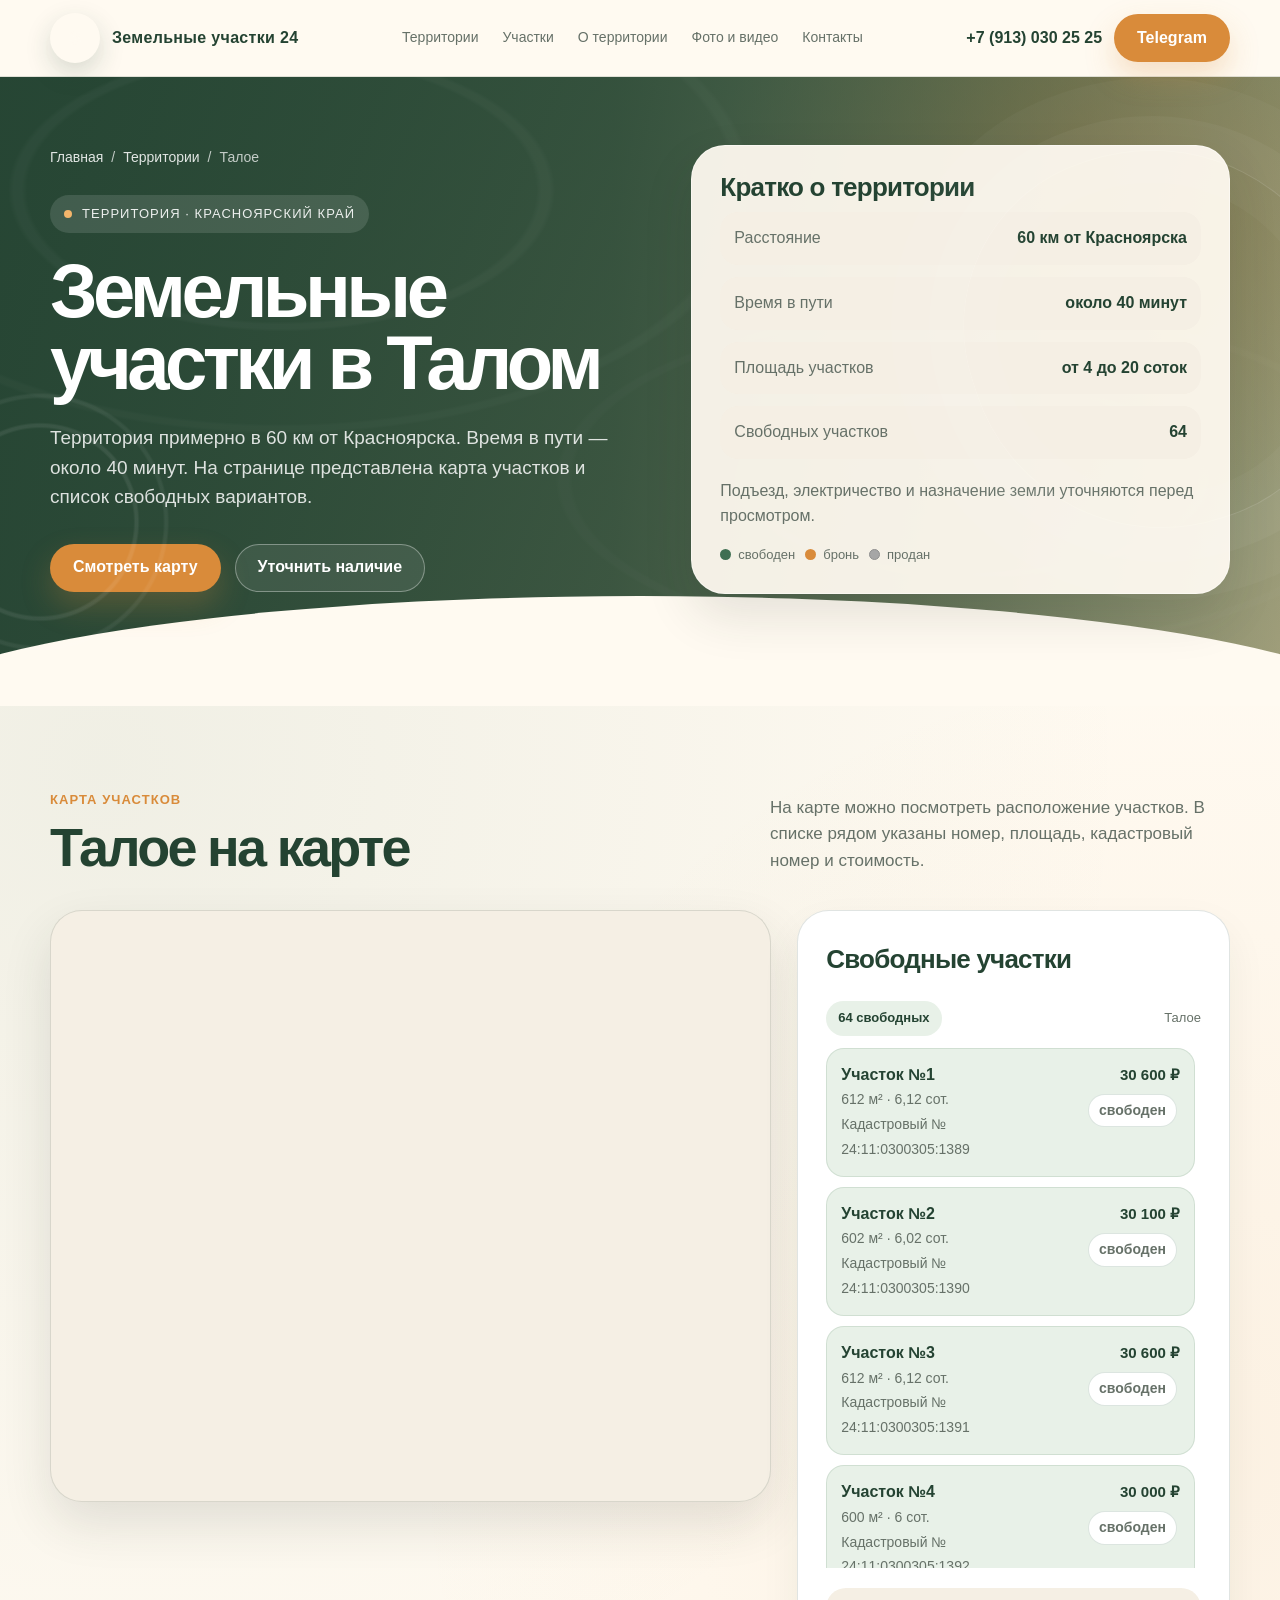
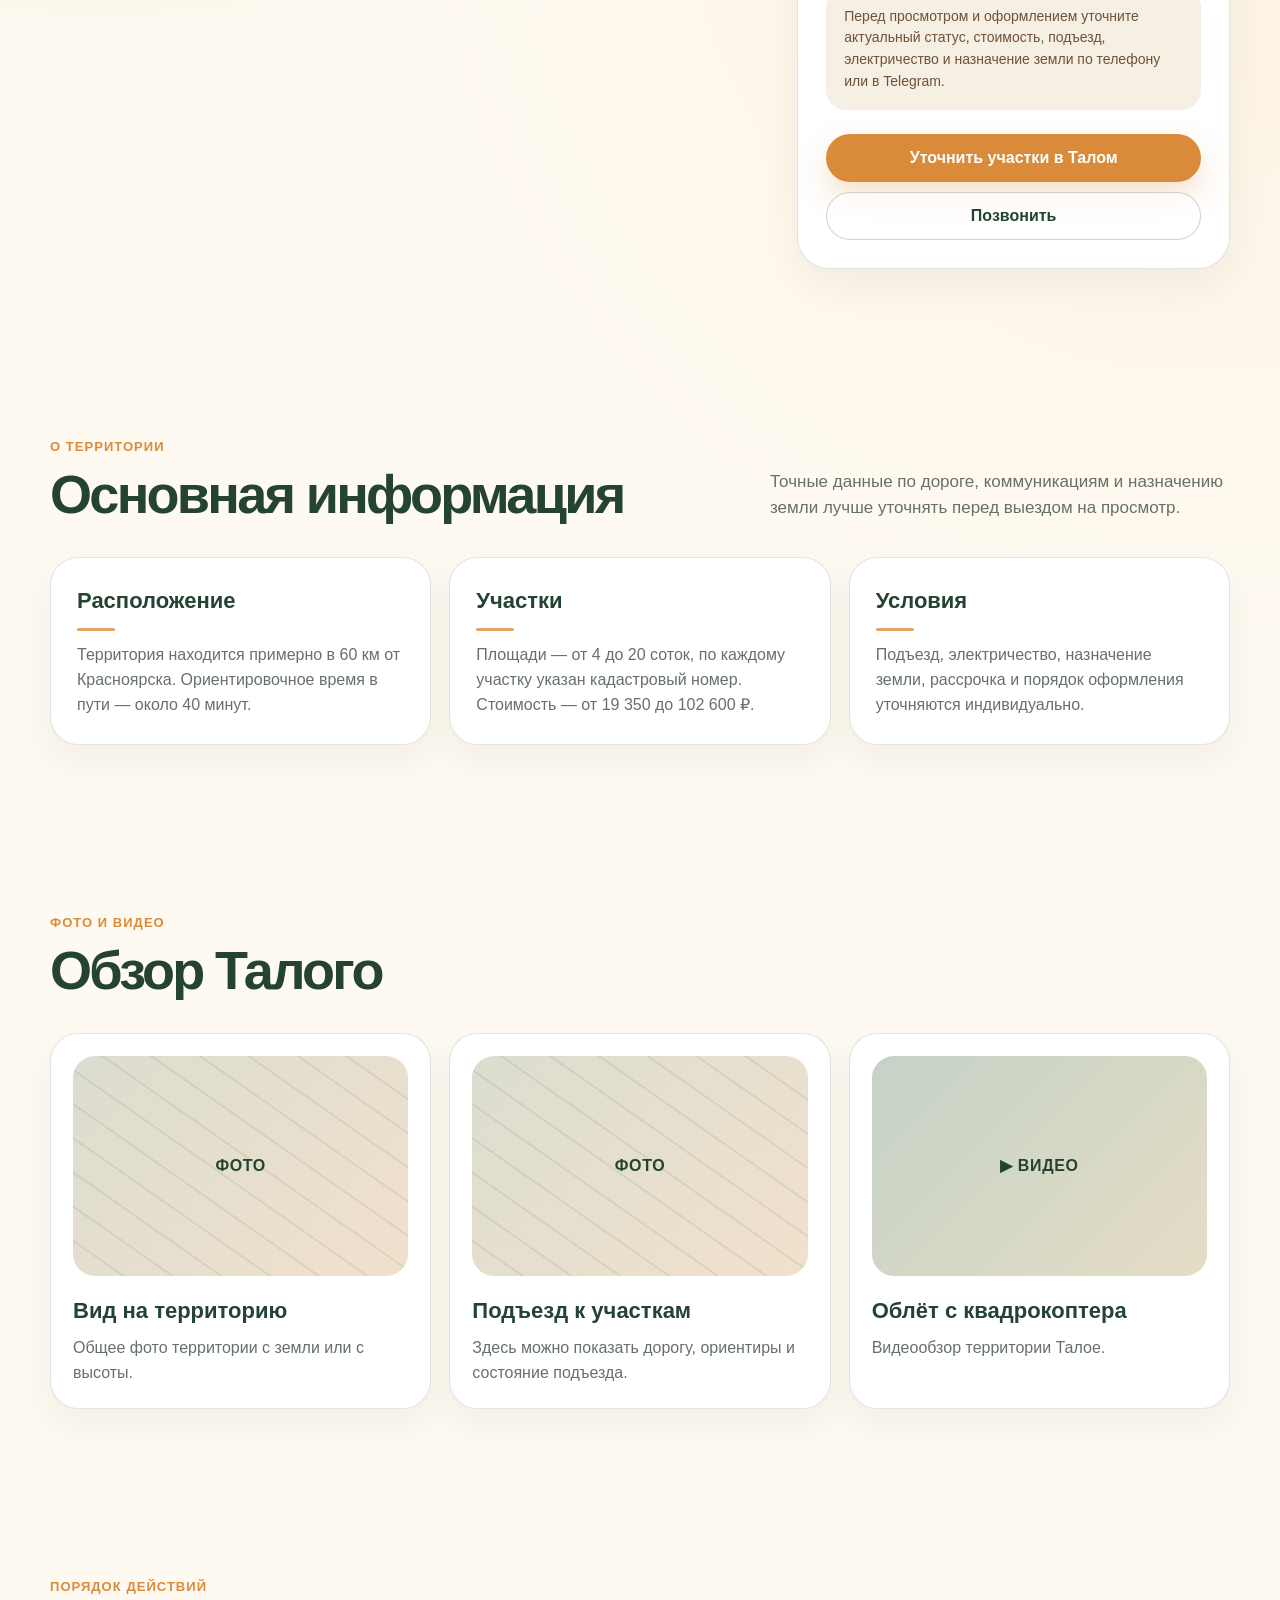
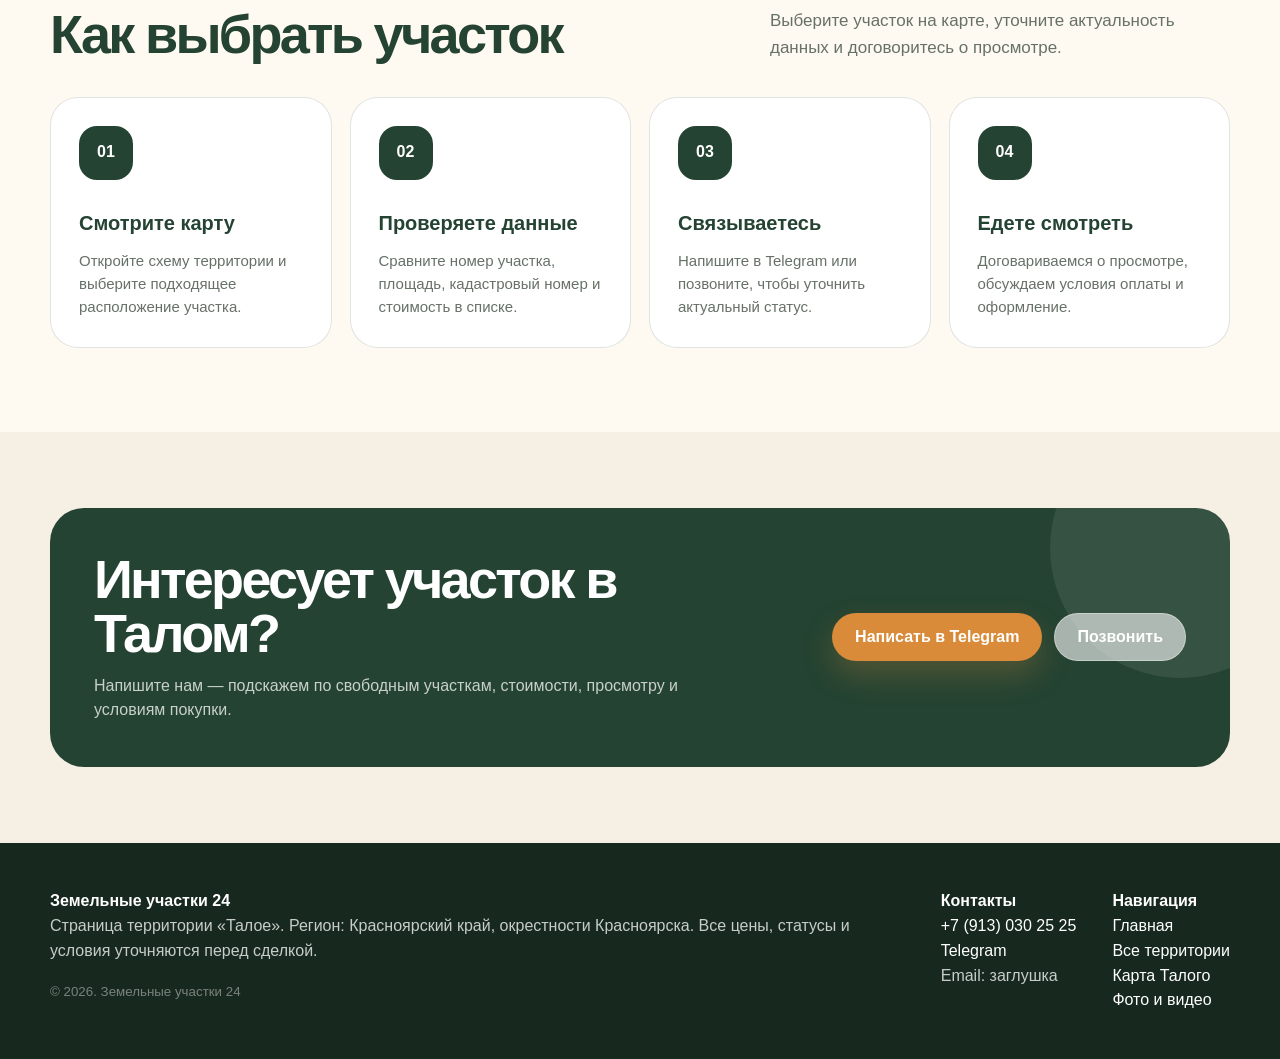
<file: taloe_dynamic.html>
<!DOCTYPE html>
<html lang="ru">
<head>
  <meta charset="UTF-8" />
  <meta name="viewport" content="width=device-width, initial-scale=1.0" />
  <title>Талое — Земельные участки 24</title>
  <link rel="stylesheet" href="style.css" />
</head>
<body>
  <header class="topbar">
    <div class="container header">
      <a class="brand" href="index.html" aria-label="На главную">
        <span class="brand-mark">З</span>
        <span>Земельные участки 24</span>
      </a>

      <nav class="nav" aria-label="Основная навигация">
        <a href="index.html#territories">Территории</a>
        <a href="#plots">Участки</a>
        <a href="#details">О территории</a>
        <a href="#media">Фото и видео</a>
        <a href="#contacts">Контакты</a>
      </nav>

      <div class="header-contacts">
        <a class="phone" href="tel:+79130302525">+7 (913) 030 25 25</a>
        <a class="btn btn-primary" href="https://t.me/Anatoliy_777" target="_blank" rel="noopener">Telegram</a>
      </div>
    </div>
  </header>

  <main>
    <section class="territory-hero">
      <div class="container territory-hero-inner">
        <div>
          <div class="breadcrumbs">
            <a href="index.html">Главная</a><span>/</span><a href="index.html#territories">Территории</a><span>/</span><span>Талое</span>
          </div>
          <span class="eyebrow">Территория · Красноярский край</span>
          <h1>Земельные участки в Талом</h1>
          <p class="hero-text">
            Территория примерно в 60 км от Красноярска. Время в пути — около 40 минут. На странице представлена карта участков и список свободных вариантов.
          </p>
          <div class="hero-actions">
            <a class="btn btn-primary" href="#plots">Смотреть карту</a>
            <a class="btn btn-outline" href="#contacts">Уточнить наличие</a>
          </div>
        </div>

        <aside class="hero-side-card">
          <h2>Кратко о территории</h2>
          <div class="quick-info">
            <div class="quick-info-item"><span>Расстояние</span><strong>60 км от Красноярска</strong></div>
            <div class="quick-info-item"><span>Время в пути</span><strong>около 40 минут</strong></div>
            <div class="quick-info-item"><span>Площадь участков</span><strong>от 4 до 20 соток</strong></div>
            <div class="quick-info-item"><span>Свободных участков</span><strong data-plots-count="free">64</strong></div>
          </div>
          <p>Подъезд, электричество и назначение земли уточняются перед просмотром.</p>
          <div class="status-legend">
            <span><i class="dot dot-free"></i> свободен</span>
            <span><i class="dot dot-booked"></i> бронь</span>
            <span><i class="dot dot-sold"></i> продан</span>
          </div>
        </aside>
      </div>
    </section>
    <section class="section" id="plots">
      <div class="container">
        <div class="section-head">
          <div>
            <div class="section-label">Карта участков</div>
            <h2>Талое на карте</h2>
          </div>
          <p class="section-subtitle">На карте можно посмотреть расположение участков. В списке рядом указаны номер, площадь, кадастровый номер и стоимость.</p>
        </div>

        <div class="map-layout">
          <div class="map-box">
            <iframe src="https://yandex.ru/map-widget/v1/?um=constructor%3A00ebe042f9d7cf3c2051f16edc0384bdf3df770fd3e47b949a8b67c3f0e64c43&amp;source=constructor" loading="lazy" title="Карта участков в Талом"></iframe>
          </div>

          <aside class="panel">
            <h3>Свободные участки</h3>
            <div class="available-top">
              <span class="available-count" data-plots-count-label="free">64 свободных</span>
              <span style="color: var(--muted); font-size: 13px;">Талое</span>
            </div>
            <div class="available-list" data-plots-source="site-data/taloe.json" data-statuses="free">
              <p class="plot-list-state">Загрузка участков…</p>
            </div>
            <div class="note-box">Перед просмотром и оформлением уточните актуальный статус, стоимость, подъезд, электричество и назначение земли по телефону или в Telegram.</div>
            <div style="margin-top: 24px; display: grid; gap: 10px;">
              <a class="btn btn-primary" href="https://t.me/Anatoliy_777" target="_blank" rel="noopener">Уточнить участки в Талом</a>
              <a class="btn btn-outline" href="tel:+79130302525">Позвонить</a>
            </div>
          </aside>
        </div>
      </div>
    </section>

    <section class="section" id="details">
      <div class="container">
        <div class="section-head">
          <div><div class="section-label">О территории</div><h2>Основная информация</h2></div>
          <p class="section-subtitle">Точные данные по дороге, коммуникациям и назначению земли лучше уточнять перед выездом на просмотр.</p>
        </div>
        <div class="details-grid">
          <div class="detail-card"><h3>Расположение</h3><p>Территория находится примерно в 60 км от Красноярска. Ориентировочное время в пути — около 40 минут.</p></div>
          <div class="detail-card"><h3>Участки</h3><p>Площади — от 4 до 20 соток, по каждому участку указан кадастровый номер. Стоимость — от 19 350 до 102 600 ₽.</p></div>
          <div class="detail-card"><h3>Условия</h3><p>Подъезд, электричество, назначение земли, рассрочка и порядок оформления уточняются индивидуально.</p></div>
        </div>
      </div>
    </section>

    <section class="section" id="media">
      <div class="container">
        <div class="section-head">
          <div>
            <div class="section-label">Фото и видео</div>
            <h2>Обзор Талого</h2>
          </div>
        </div>

        <div class="media-grid">
          <div class="media-card">
            <div class="media-placeholder">Фото</div>
            <h3>Вид на территорию</h3>
            <p>Общее фото территории с земли или с высоты.</p>
          </div>
          <div class="media-card">
            <div class="media-placeholder">Фото</div>
            <h3>Подъезд к участкам</h3>
            <p>Здесь можно показать дорогу, ориентиры и состояние подъезда.</p>
          </div>
          <div class="media-card media-card-wide">
            <div class="media-placeholder video-placeholder">▶ Видео</div>
            <h3>Облёт с квадрокоптера</h3>
            <p>Видеообзор территории Талое.</p>
          </div>
        </div>
      </div>
    </section>

    <section class="section">
      <div class="container">
        <div class="section-head">
          <div><div class="section-label">Порядок действий</div><h2>Как выбрать участок</h2></div>
          <p class="section-subtitle">Выберите участок на карте, уточните актуальность данных и договоритесь о просмотре.</p>
        </div>
        <div class="buy-steps">
          <div class="step"><h3>Смотрите карту</h3><p>Откройте схему территории и выберите подходящее расположение участка.</p></div>
          <div class="step"><h3>Проверяете данные</h3><p>Сравните номер участка, площадь, кадастровый номер и стоимость в списке.</p></div>
          <div class="step"><h3>Связываетесь</h3><p>Напишите в Telegram или позвоните, чтобы уточнить актуальный статус.</p></div>
          <div class="step"><h3>Едете смотреть</h3><p>Договариваемся о просмотре, обсуждаем условия оплаты и оформление.</p></div>
        </div>
      </div>
    </section>

    <section class="cta" id="contacts">
      <div class="container">
        <div class="cta-box">
          <div>
            <h2>Интересует участок в Талом?</h2>
            <p>Напишите нам — подскажем по свободным участкам, стоимости, просмотру и условиям покупки.</p>
          </div>
          <div class="cta-actions">
            <a class="btn btn-primary" href="https://t.me/Anatoliy_777" target="_blank" rel="noopener">Написать в Telegram</a>
            <a class="btn btn-outline" href="tel:+79130302525" style="color: #fff; border-color: rgba(255,255,255,.35);">Позвонить</a>
          </div>
        </div>
      </div>
    </section>
  </main>

  <footer class="footer">
    <div class="container footer-grid">
      <div>
        <strong>Земельные участки 24</strong>
        <p>Страница территории «Талое». Регион: Красноярский край, окрестности Красноярска. Все цены, статусы и условия уточняются перед сделкой.</p>
        <small>© 2026. Земельные участки 24</small>
      </div>
      <div><strong>Контакты</strong><br><a href="tel:+79130302525">+7 (913) 030 25 25</a><br><a href="https://t.me/Anatoliy_777" target="_blank" rel="noopener">Telegram</a><br><span>Email: заглушка</span></div>
      <div><strong>Навигация</strong><br><a href="index.html">Главная</a><br><a href="index.html#territories">Все территории</a><br><a href="#plots">Карта Талого</a><br><a href="#media">Фото и видео</a></div>
    </div>
  </footer>

  <div class="mobile-contact-bar" aria-label="Быстрые контакты">
    <a href="tel:+79130302525">Позвонить</a>
    <a href="https://t.me/Anatoliy_777" target="_blank" rel="noopener">Telegram</a>
  </div>
  <script src="plots.js" defer></script>
</body>
</html>
</file>
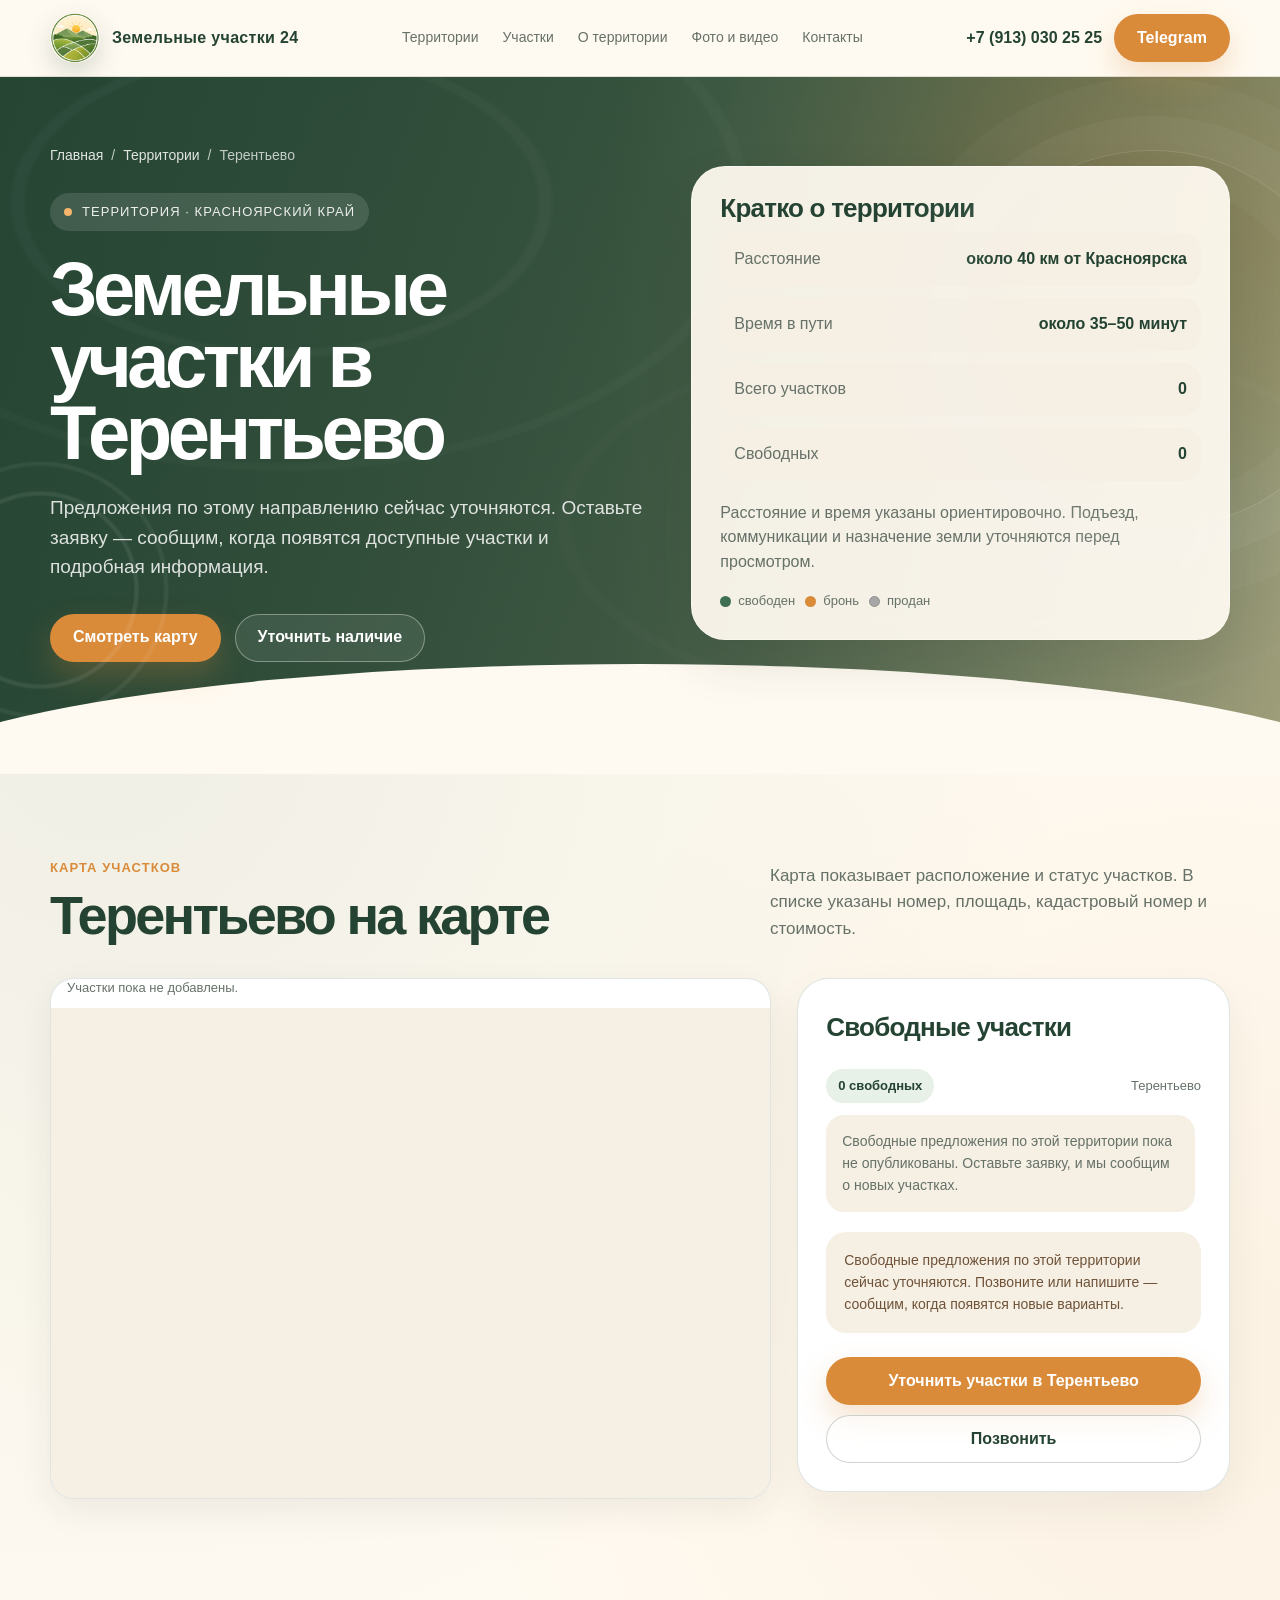
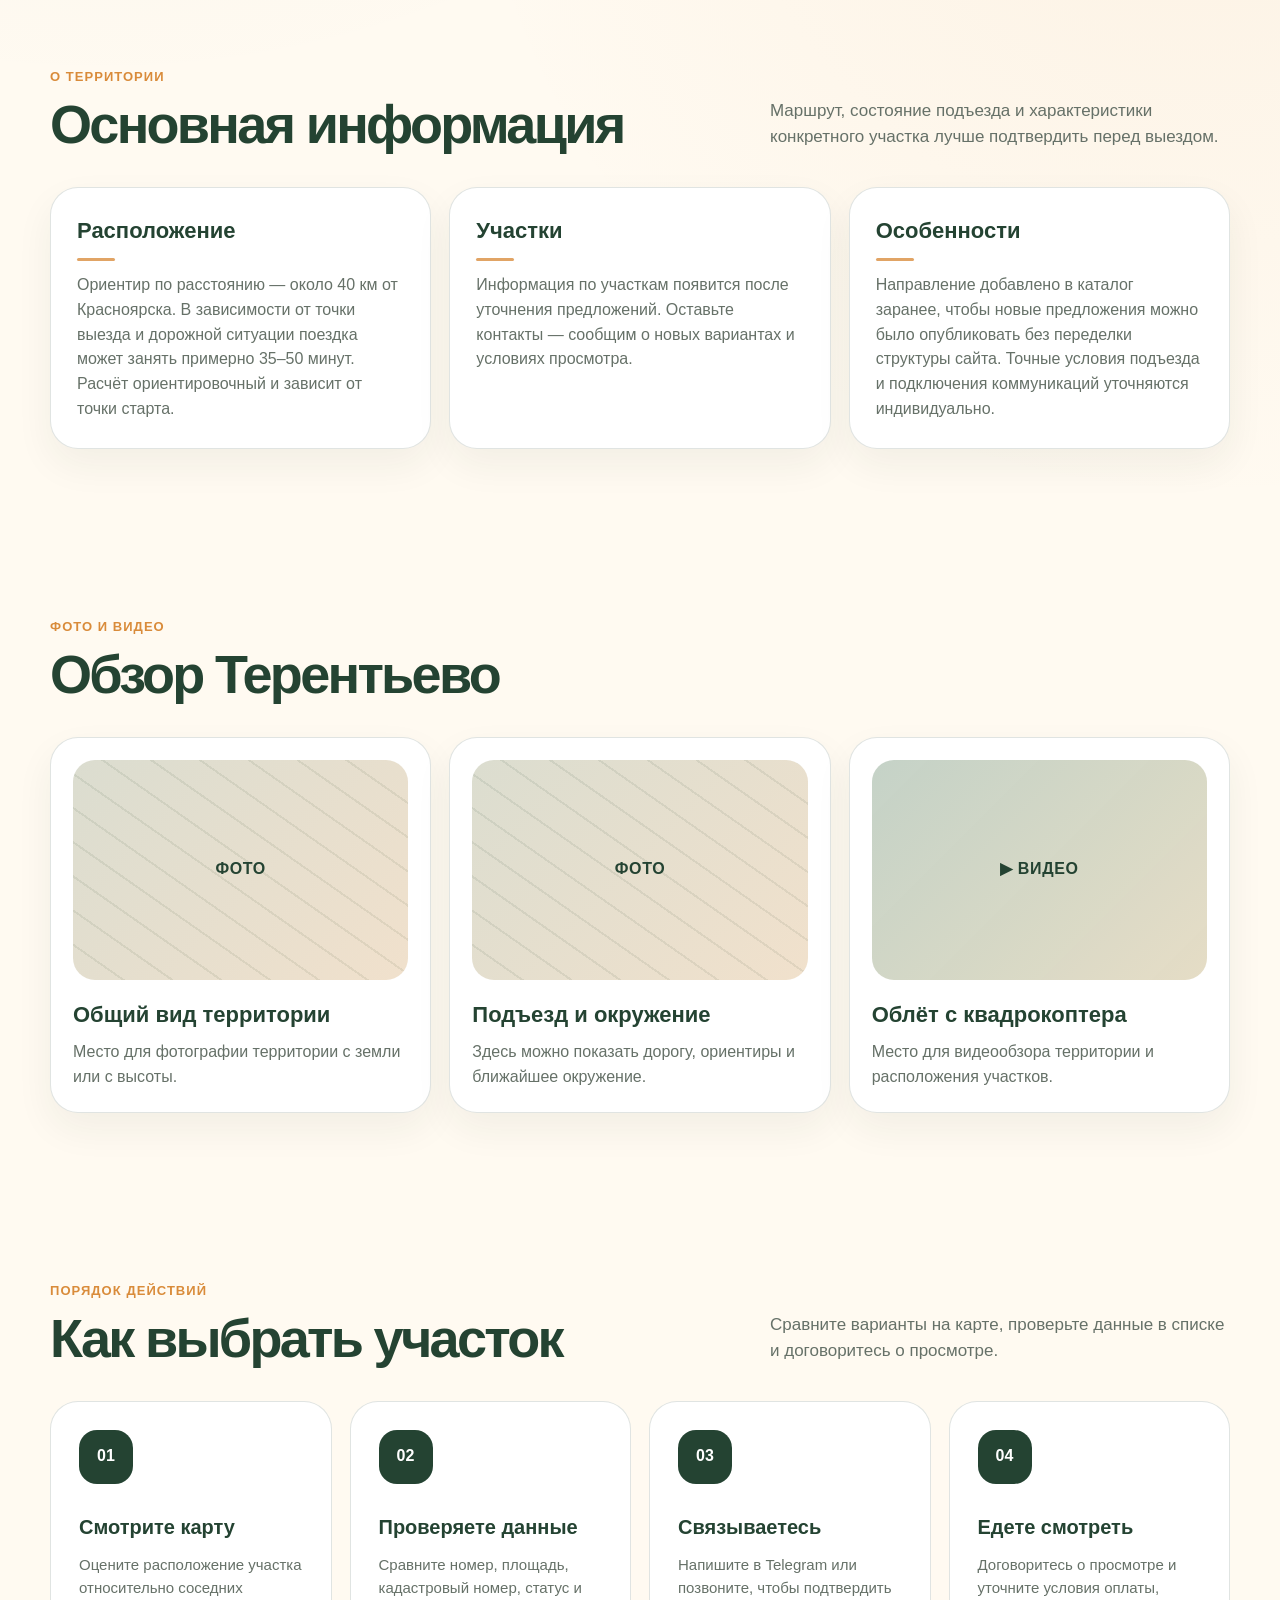
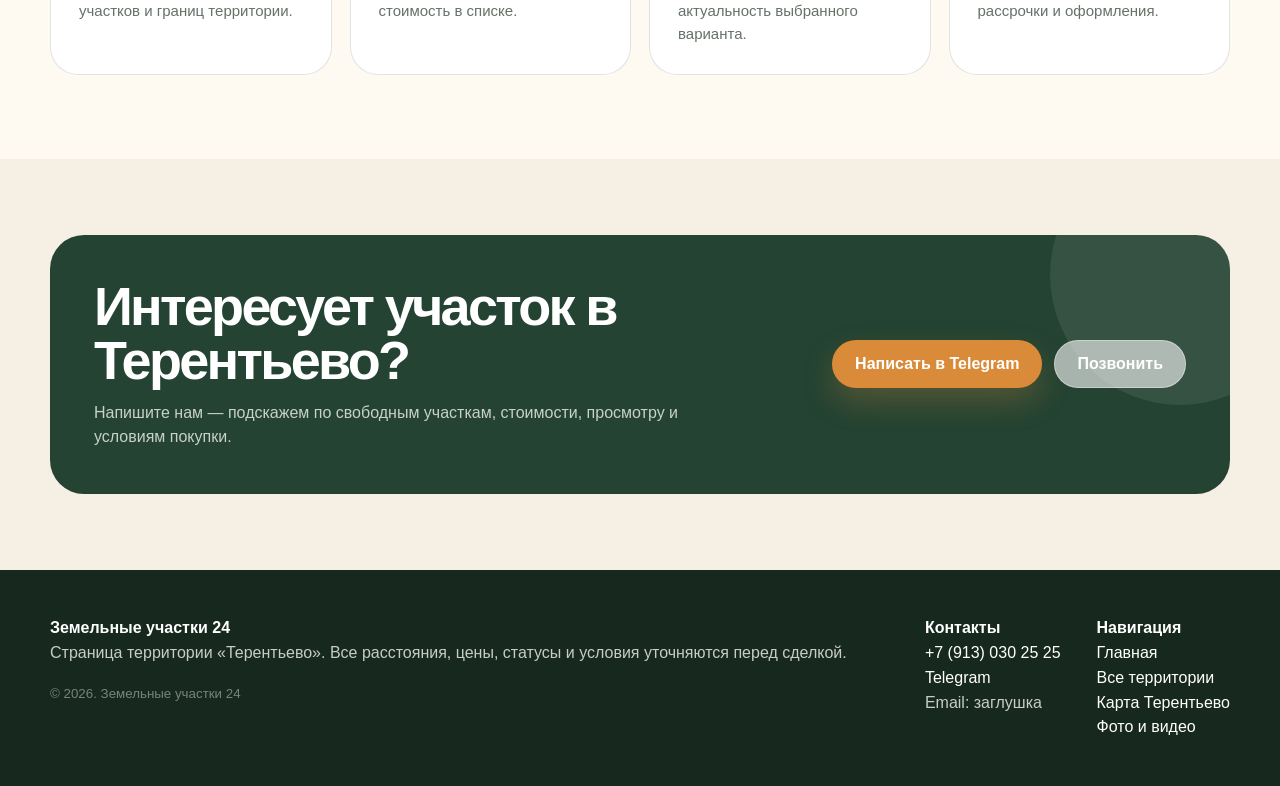
<file: terentevo.html>
<!DOCTYPE html>
<html lang="ru">
<head>
  <meta charset="UTF-8" />
  <meta name="viewport" content="width=device-width, initial-scale=1.0" />
  <meta name="description" content="Земельные участки в Терентьево: интерактивная карта, площади, кадастровые номера, статусы и стоимость." />
  <title>Терентьево — Земельные участки 24</title>
  <link rel="stylesheet" href="style.css" />
  <link rel="stylesheet" href="land-map.css" />
  <script src="map-api-config.js" defer></script>
  <script src="land-map.js" defer></script>
  <link rel="icon" href="assets/logo.webp" type="image/webp" />
</head>
<body>
  <header class="topbar">
    <div class="container header">
      <a class="brand" href="index.html" aria-label="На главную">
        <span class="brand-mark"><img src="assets/logo.webp" alt="" width="48" height="48" /></span>
        <span class="brand-name">Земельные участки 24</span>
      </a>
      <nav class="nav" aria-label="Основная навигация">
        <a href="index.html#territories">Территории</a>
        <a href="#plots">Участки</a>
        <a href="#details">О территории</a>
        <a href="#media">Фото и видео</a>
        <a href="#contacts">Контакты</a>
      </nav>
      <div class="header-contacts">
        <a class="phone" href="tel:+79130302525">+7 (913) 030 25 25</a>
        <a class="btn btn-primary" href="https://t.me/Anatoliy_777" target="_blank" rel="noopener">Telegram</a>
      </div>
    </div>
  </header>
  <main>
    <section class="territory-hero">
      <div class="container territory-hero-inner">
        <div>
          <div class="breadcrumbs"><a href="index.html">Главная</a><span>/</span><a href="index.html#territories">Территории</a><span>/</span><span>Терентьево</span></div>
          <span class="eyebrow">Территория · Красноярский край</span>
          <h1>Земельные участки в Терентьево</h1>
          <p class="hero-text">Предложения по этому направлению сейчас уточняются. Оставьте заявку — сообщим, когда появятся доступные участки и подробная информация.</p>
          <div class="hero-actions">
            <a class="btn btn-primary" href="#plots">Смотреть карту</a>
            <a class="btn btn-outline" href="#contacts">Уточнить наличие</a>
          </div>
        </div>
        <aside class="hero-side-card">
          <h2>Кратко о территории</h2>
          <div class="quick-info">
            <div class="quick-info-item"><span>Расстояние</span><strong>около 40 км от Красноярска</strong></div>
            <div class="quick-info-item"><span>Время в пути</span><strong>около 35–50 минут</strong></div>
            <div class="quick-info-item"><span>Всего участков</span><strong data-plots-count="total" data-plots-count-source="site-data/terentevo.json">0</strong></div>
            <div class="quick-info-item"><span>Свободных</span><strong data-plots-count="free" data-plots-count-source="site-data/terentevo.json">0</strong></div>
          </div>
          <p>Расстояние и время указаны ориентировочно. Подъезд, коммуникации и назначение земли уточняются перед просмотром.</p>
          <div class="status-legend">
            <span><i class="dot dot-free"></i> свободен</span>
            <span><i class="dot dot-booked"></i> бронь</span>
            <span><i class="dot dot-sold"></i> продан</span>
          </div>
        </aside>
      </div>
    </section>

    <section class="section" id="plots">
      <div class="container">
        <div class="section-head">
          <div><div class="section-label">Карта участков</div><h2>Терентьево на карте</h2></div>
          <p class="section-subtitle">Карта показывает расположение и статус участков. В списке указаны номер, площадь, кадастровый номер и стоимость.</p>
        </div>
        <div class="map-layout">
          <div data-land-map data-source="map-data/terentevo.geojson" data-list-source="site-data/terentevo.json" data-map-type="yandex#hybrid" data-empty-map="https://yandex.ru/map-widget/v1/?um=constructor%3A3ff9b83fef2edee16f5e2dda1f73eaed3aee50c3f5c1513bf06dbcb640fa7f16&amp;source=constructor"></div>
          <aside class="panel">
            <h3>Свободные участки</h3>
            <div class="available-top">
              <span class="available-count" data-plots-count-label="free" data-plots-count-label-source="site-data/terentevo.json">0 свободных</span>
              <span style="color: var(--muted); font-size: 13px;">Терентьево</span>
            </div>
            <div class="available-list" data-plots-source="site-data/terentevo.json" data-statuses="free" data-empty-message="Свободные предложения по этой территории пока не опубликованы. Оставьте заявку, и мы сообщим о новых участках.">
              <p class="plot-list-state">Загрузка участков…</p>
            </div>
            <div class="note-box">Свободные предложения по этой территории сейчас уточняются. Позвоните или напишите — сообщим, когда появятся новые варианты.</div>
            <div style="margin-top: 24px; display: grid; gap: 10px;">
              <a class="btn btn-primary" href="https://t.me/Anatoliy_777" target="_blank" rel="noopener">Уточнить участки в Терентьево</a>
              <a class="btn btn-outline" href="tel:+79130302525">Позвонить</a>
            </div>
          </aside>
        </div>
      </div>
    </section>

    <section class="section" id="details">
      <div class="container">
        <div class="section-head">
          <div><div class="section-label">О территории</div><h2>Основная информация</h2></div>
          <p class="section-subtitle">Маршрут, состояние подъезда и характеристики конкретного участка лучше подтвердить перед выездом.</p>
        </div>
        <div class="details-grid">
          <div class="detail-card"><h3>Расположение</h3><p>Ориентир по расстоянию — около 40 км от Красноярска. В зависимости от точки выезда и дорожной ситуации поездка может занять примерно 35–50 минут. Расчёт ориентировочный и зависит от точки старта.</p></div>
          <div class="detail-card"><h3>Участки</h3><p>Информация по участкам появится после уточнения предложений. Оставьте контакты — сообщим о новых вариантах и условиях просмотра.</p></div>
          <div class="detail-card"><h3>Особенности</h3><p>Направление добавлено в каталог заранее, чтобы новые предложения можно было опубликовать без переделки структуры сайта. Точные условия подъезда и подключения коммуникаций уточняются индивидуально.</p></div>
        </div>
      </div>
    </section>

    <section class="section" id="media">
      <div class="container">
        <div class="section-head"><div><div class="section-label">Фото и видео</div><h2>Обзор Терентьево</h2></div></div>
        <div class="media-grid">
          <div class="media-card"><div class="media-placeholder">Фото</div><h3>Общий вид территории</h3><p>Место для фотографии территории с земли или с высоты.</p></div>
          <div class="media-card"><div class="media-placeholder">Фото</div><h3>Подъезд и окружение</h3><p>Здесь можно показать дорогу, ориентиры и ближайшее окружение.</p></div>
          <div class="media-card media-card-wide"><div class="media-placeholder video-placeholder">▶ Видео</div><h3>Облёт с квадрокоптера</h3><p>Место для видеообзора территории и расположения участков.</p></div>
        </div>
      </div>
    </section>

    <section class="section">
      <div class="container">
        <div class="section-head">
          <div><div class="section-label">Порядок действий</div><h2>Как выбрать участок</h2></div>
          <p class="section-subtitle">Сравните варианты на карте, проверьте данные в списке и договоритесь о просмотре.</p>
        </div>
        <div class="buy-steps">
          <div class="step"><h3>Смотрите карту</h3><p>Оцените расположение участка относительно соседних участков и границ территории.</p></div>
          <div class="step"><h3>Проверяете данные</h3><p>Сравните номер, площадь, кадастровый номер, статус и стоимость в списке.</p></div>
          <div class="step"><h3>Связываетесь</h3><p>Напишите в Telegram или позвоните, чтобы подтвердить актуальность выбранного варианта.</p></div>
          <div class="step"><h3>Едете смотреть</h3><p>Договоритесь о просмотре и уточните условия оплаты, рассрочки и оформления.</p></div>
        </div>
      </div>
    </section>

    <section class="cta" id="contacts">
      <div class="container"><div class="cta-box">
        <div><h2>Интересует участок в Терентьево?</h2><p>Напишите нам — подскажем по свободным участкам, стоимости, просмотру и условиям покупки.</p></div>
        <div class="cta-actions"><a class="btn btn-primary" href="https://t.me/Anatoliy_777" target="_blank" rel="noopener">Написать в Telegram</a><a class="btn btn-outline" href="tel:+79130302525" style="color: #fff; border-color: rgba(255,255,255,.35);">Позвонить</a></div>
      </div></div>
    </section>
  </main>

  <footer class="footer"><div class="container footer-grid">
    <div><strong>Земельные участки 24</strong><p>Страница территории «Терентьево». Все расстояния, цены, статусы и условия уточняются перед сделкой.</p><small>© 2026. Земельные участки 24</small></div>
    <div><strong>Контакты</strong><br><a href="tel:+79130302525">+7 (913) 030 25 25</a><br><a href="https://t.me/Anatoliy_777" target="_blank" rel="noopener">Telegram</a><br><span>Email: заглушка</span></div>
    <div><strong>Навигация</strong><br><a href="index.html">Главная</a><br><a href="index.html#territories">Все территории</a><br><a href="#plots">Карта Терентьево</a><br><a href="#media">Фото и видео</a></div>
  </div></footer>
  <div class="mobile-contact-bar" aria-label="Быстрые контакты">
    <a href="tel:+79130302525">Позвонить</a>
    <a href="https://t.me/Anatoliy_777" target="_blank" rel="noopener">Telegram</a>
  </div>
  <script src="plots.js" defer></script>
</body>
</html>
</file>
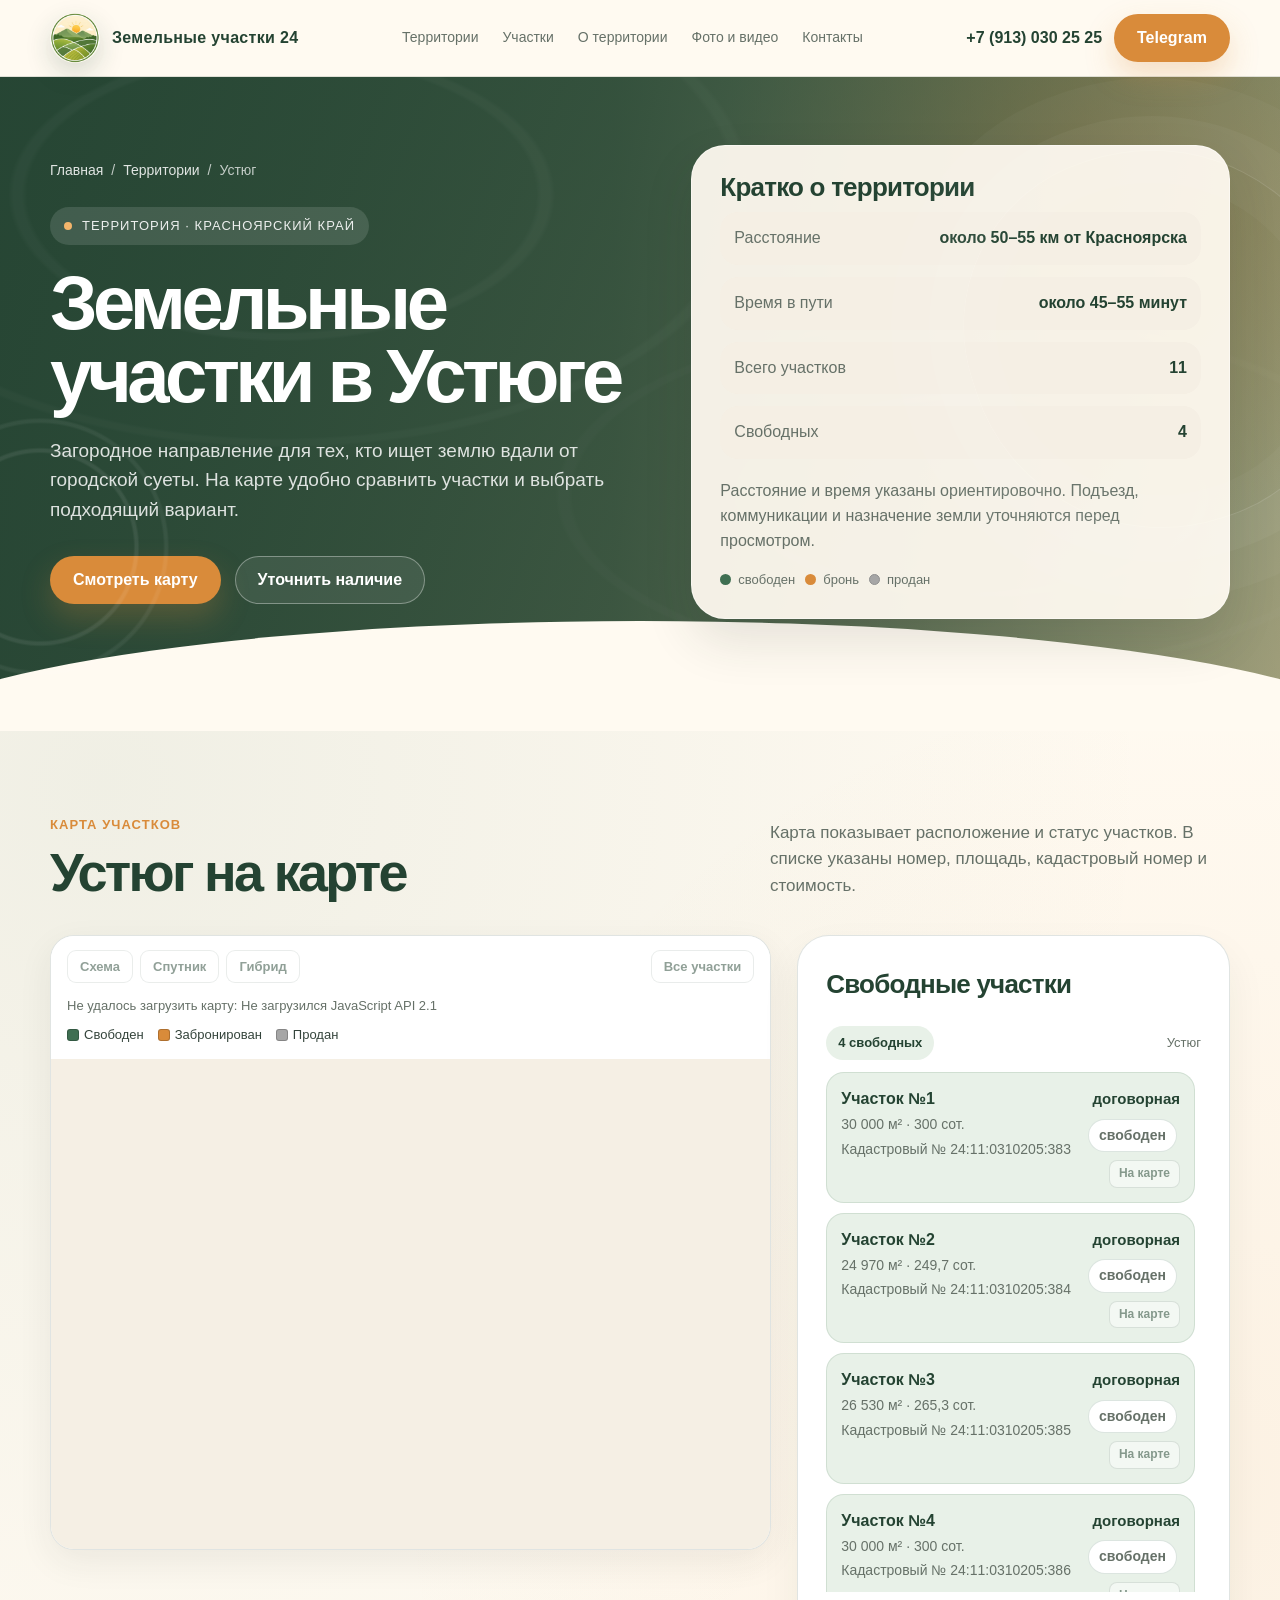
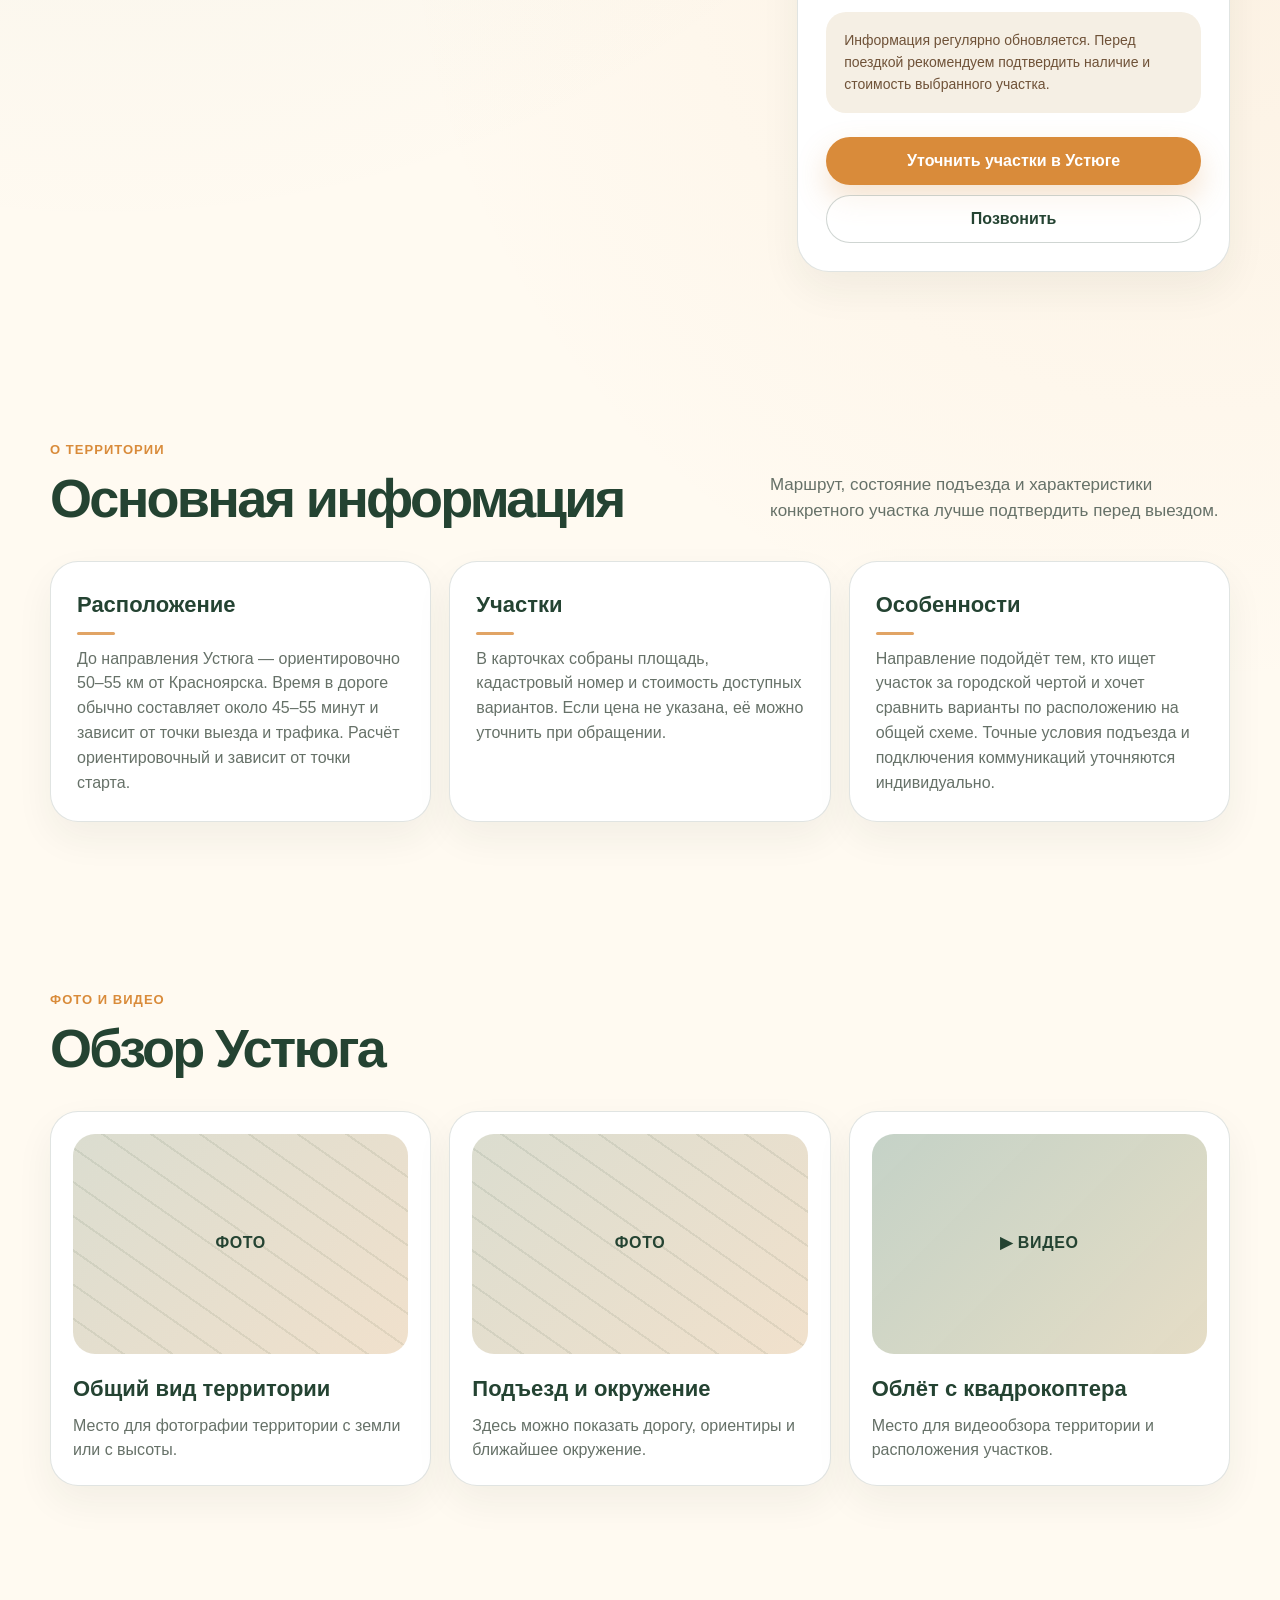
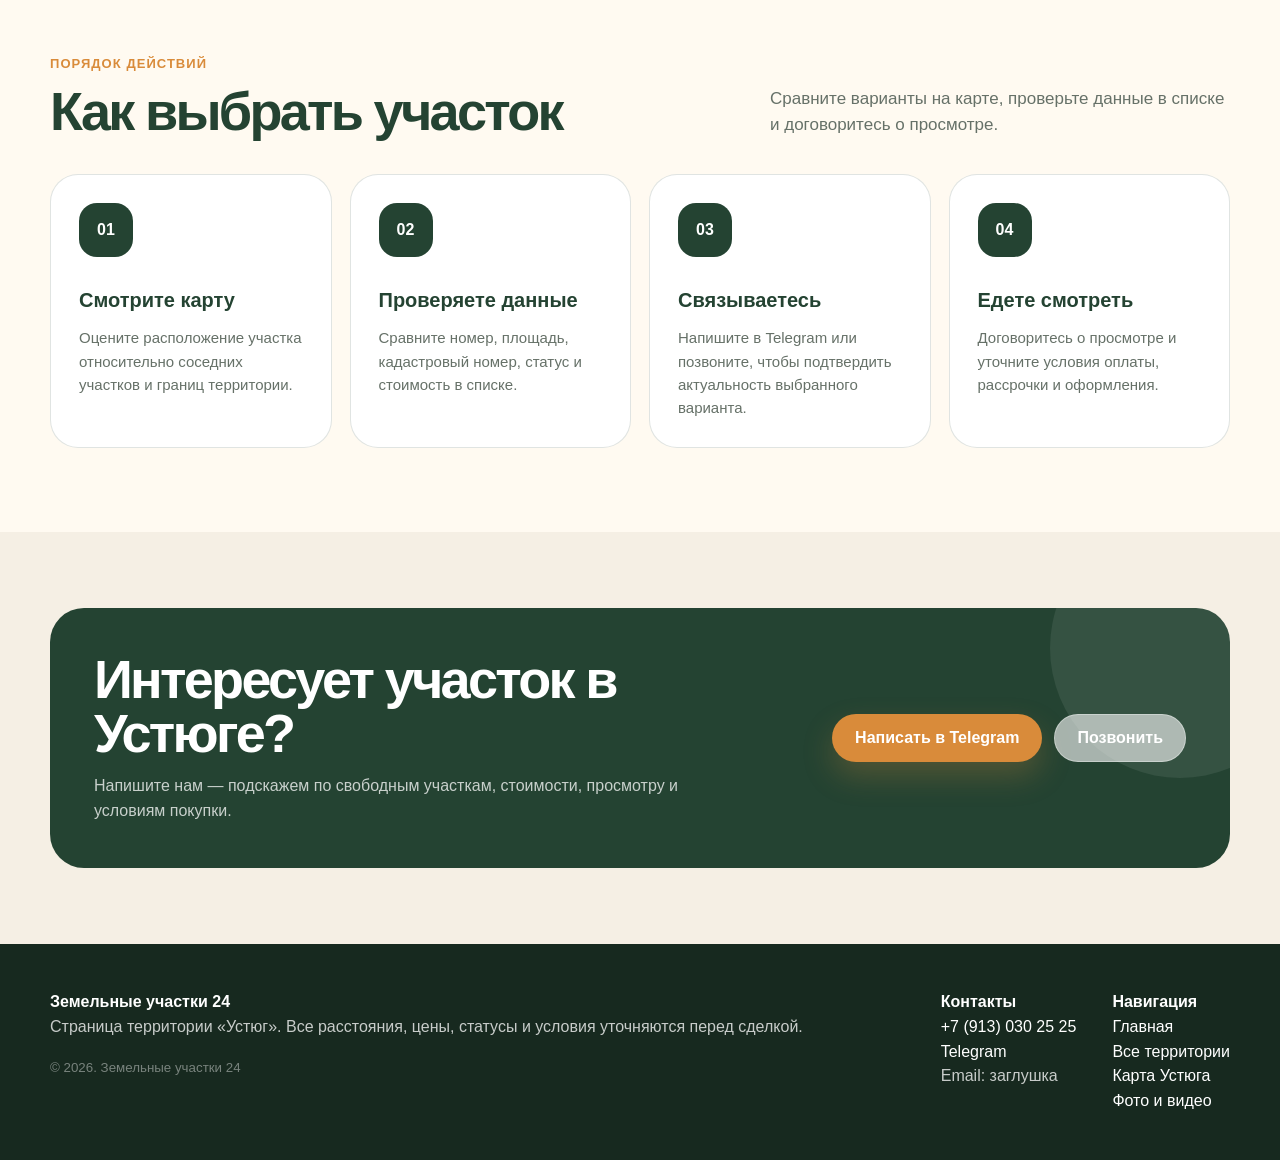
<file: ustyug.html>
<!DOCTYPE html>
<html lang="ru">
<head>
  <meta charset="UTF-8" />
  <meta name="viewport" content="width=device-width, initial-scale=1.0" />
  <meta name="description" content="Земельные участки в Устюге: интерактивная карта, площади, кадастровые номера, статусы и стоимость." />
  <title>Устюг — Земельные участки 24</title>
  <link rel="stylesheet" href="style.css" />
  <link rel="stylesheet" href="land-map.css" />
  <script src="map-api-config.js" defer></script>
  <script src="land-map.js" defer></script>
  <link rel="icon" href="assets/logo.webp" type="image/webp" />
</head>
<body>
  <header class="topbar">
    <div class="container header">
      <a class="brand" href="index.html" aria-label="На главную">
        <span class="brand-mark"><img src="assets/logo.webp" alt="" width="48" height="48" /></span>
        <span class="brand-name">Земельные участки 24</span>
      </a>
      <nav class="nav" aria-label="Основная навигация">
        <a href="index.html#territories">Территории</a>
        <a href="#plots">Участки</a>
        <a href="#details">О территории</a>
        <a href="#media">Фото и видео</a>
        <a href="#contacts">Контакты</a>
      </nav>
      <div class="header-contacts">
        <a class="phone" href="tel:+79130302525">+7 (913) 030 25 25</a>
        <a class="btn btn-primary" href="https://t.me/Anatoliy_777" target="_blank" rel="noopener">Telegram</a>
      </div>
    </div>
  </header>
  <main>
    <section class="territory-hero">
      <div class="container territory-hero-inner">
        <div>
          <div class="breadcrumbs"><a href="index.html">Главная</a><span>/</span><a href="index.html#territories">Территории</a><span>/</span><span>Устюг</span></div>
          <span class="eyebrow">Территория · Красноярский край</span>
          <h1>Земельные участки в Устюге</h1>
          <p class="hero-text">Загородное направление для тех, кто ищет землю вдали от городской суеты. На карте удобно сравнить участки и выбрать подходящий вариант.</p>
          <div class="hero-actions">
            <a class="btn btn-primary" href="#plots">Смотреть карту</a>
            <a class="btn btn-outline" href="#contacts">Уточнить наличие</a>
          </div>
        </div>
        <aside class="hero-side-card">
          <h2>Кратко о территории</h2>
          <div class="quick-info">
            <div class="quick-info-item"><span>Расстояние</span><strong>около 50–55 км от Красноярска</strong></div>
            <div class="quick-info-item"><span>Время в пути</span><strong>около 45–55 минут</strong></div>
            <div class="quick-info-item"><span>Всего участков</span><strong data-plots-count="total" data-plots-count-source="site-data/ustyug.json">11</strong></div>
            <div class="quick-info-item"><span>Свободных</span><strong data-plots-count="free" data-plots-count-source="site-data/ustyug.json">4</strong></div>
          </div>
          <p>Расстояние и время указаны ориентировочно. Подъезд, коммуникации и назначение земли уточняются перед просмотром.</p>
          <div class="status-legend">
            <span><i class="dot dot-free"></i> свободен</span>
            <span><i class="dot dot-booked"></i> бронь</span>
            <span><i class="dot dot-sold"></i> продан</span>
          </div>
        </aside>
      </div>
    </section>

    <section class="section" id="plots">
      <div class="container">
        <div class="section-head">
          <div><div class="section-label">Карта участков</div><h2>Устюг на карте</h2></div>
          <p class="section-subtitle">Карта показывает расположение и статус участков. В списке указаны номер, площадь, кадастровый номер и стоимость.</p>
        </div>
        <div class="map-layout">
          <div data-land-map data-source="map-data/ustyug.geojson" data-list-source="site-data/ustyug.json" data-map-type="yandex#hybrid"></div>
          <aside class="panel">
            <h3>Свободные участки</h3>
            <div class="available-top">
              <span class="available-count" data-plots-count-label="free" data-plots-count-label-source="site-data/ustyug.json">4 свободных</span>
              <span style="color: var(--muted); font-size: 13px;">Устюг</span>
            </div>
            <div class="available-list" data-plots-source="site-data/ustyug.json" data-statuses="free" data-empty-message="Свободных участков сейчас нет. Уточните возможные изменения статуса по телефону или в Telegram.">
              <p class="plot-list-state">Загрузка участков…</p>
            </div>
            <div class="note-box">Информация регулярно обновляется. Перед поездкой рекомендуем подтвердить наличие и стоимость выбранного участка.</div>
            <div style="margin-top: 24px; display: grid; gap: 10px;">
              <a class="btn btn-primary" href="https://t.me/Anatoliy_777" target="_blank" rel="noopener">Уточнить участки в Устюге</a>
              <a class="btn btn-outline" href="tel:+79130302525">Позвонить</a>
            </div>
          </aside>
        </div>
      </div>
    </section>

    <section class="section" id="details">
      <div class="container">
        <div class="section-head">
          <div><div class="section-label">О территории</div><h2>Основная информация</h2></div>
          <p class="section-subtitle">Маршрут, состояние подъезда и характеристики конкретного участка лучше подтвердить перед выездом.</p>
        </div>
        <div class="details-grid">
          <div class="detail-card"><h3>Расположение</h3><p>До направления Устюга — ориентировочно 50–55 км от Красноярска. Время в дороге обычно составляет около 45–55 минут и зависит от точки выезда и трафика. Расчёт ориентировочный и зависит от точки старта.</p></div>
          <div class="detail-card"><h3>Участки</h3><p>В карточках собраны площадь, кадастровый номер и стоимость доступных вариантов. Если цена не указана, её можно уточнить при обращении.</p></div>
          <div class="detail-card"><h3>Особенности</h3><p>Направление подойдёт тем, кто ищет участок за городской чертой и хочет сравнить варианты по расположению на общей схеме. Точные условия подъезда и подключения коммуникаций уточняются индивидуально.</p></div>
        </div>
      </div>
    </section>

    <section class="section" id="media">
      <div class="container">
        <div class="section-head"><div><div class="section-label">Фото и видео</div><h2>Обзор Устюга</h2></div></div>
        <div class="media-grid">
          <div class="media-card"><div class="media-placeholder">Фото</div><h3>Общий вид территории</h3><p>Место для фотографии территории с земли или с высоты.</p></div>
          <div class="media-card"><div class="media-placeholder">Фото</div><h3>Подъезд и окружение</h3><p>Здесь можно показать дорогу, ориентиры и ближайшее окружение.</p></div>
          <div class="media-card media-card-wide"><div class="media-placeholder video-placeholder">▶ Видео</div><h3>Облёт с квадрокоптера</h3><p>Место для видеообзора территории и расположения участков.</p></div>
        </div>
      </div>
    </section>

    <section class="section">
      <div class="container">
        <div class="section-head">
          <div><div class="section-label">Порядок действий</div><h2>Как выбрать участок</h2></div>
          <p class="section-subtitle">Сравните варианты на карте, проверьте данные в списке и договоритесь о просмотре.</p>
        </div>
        <div class="buy-steps">
          <div class="step"><h3>Смотрите карту</h3><p>Оцените расположение участка относительно соседних участков и границ территории.</p></div>
          <div class="step"><h3>Проверяете данные</h3><p>Сравните номер, площадь, кадастровый номер, статус и стоимость в списке.</p></div>
          <div class="step"><h3>Связываетесь</h3><p>Напишите в Telegram или позвоните, чтобы подтвердить актуальность выбранного варианта.</p></div>
          <div class="step"><h3>Едете смотреть</h3><p>Договоритесь о просмотре и уточните условия оплаты, рассрочки и оформления.</p></div>
        </div>
      </div>
    </section>

    <section class="cta" id="contacts">
      <div class="container"><div class="cta-box">
        <div><h2>Интересует участок в Устюге?</h2><p>Напишите нам — подскажем по свободным участкам, стоимости, просмотру и условиям покупки.</p></div>
        <div class="cta-actions"><a class="btn btn-primary" href="https://t.me/Anatoliy_777" target="_blank" rel="noopener">Написать в Telegram</a><a class="btn btn-outline" href="tel:+79130302525" style="color: #fff; border-color: rgba(255,255,255,.35);">Позвонить</a></div>
      </div></div>
    </section>
  </main>

  <footer class="footer"><div class="container footer-grid">
    <div><strong>Земельные участки 24</strong><p>Страница территории «Устюг». Все расстояния, цены, статусы и условия уточняются перед сделкой.</p><small>© 2026. Земельные участки 24</small></div>
    <div><strong>Контакты</strong><br><a href="tel:+79130302525">+7 (913) 030 25 25</a><br><a href="https://t.me/Anatoliy_777" target="_blank" rel="noopener">Telegram</a><br><span>Email: заглушка</span></div>
    <div><strong>Навигация</strong><br><a href="index.html">Главная</a><br><a href="index.html#territories">Все территории</a><br><a href="#plots">Карта Устюга</a><br><a href="#media">Фото и видео</a></div>
  </div></footer>
  <div class="mobile-contact-bar" aria-label="Быстрые контакты">
    <a href="tel:+79130302525">Позвонить</a>
    <a href="https://t.me/Anatoliy_777" target="_blank" rel="noopener">Telegram</a>
  </div>
  <script src="plots.js" defer></script>
</body>
</html>
</file>
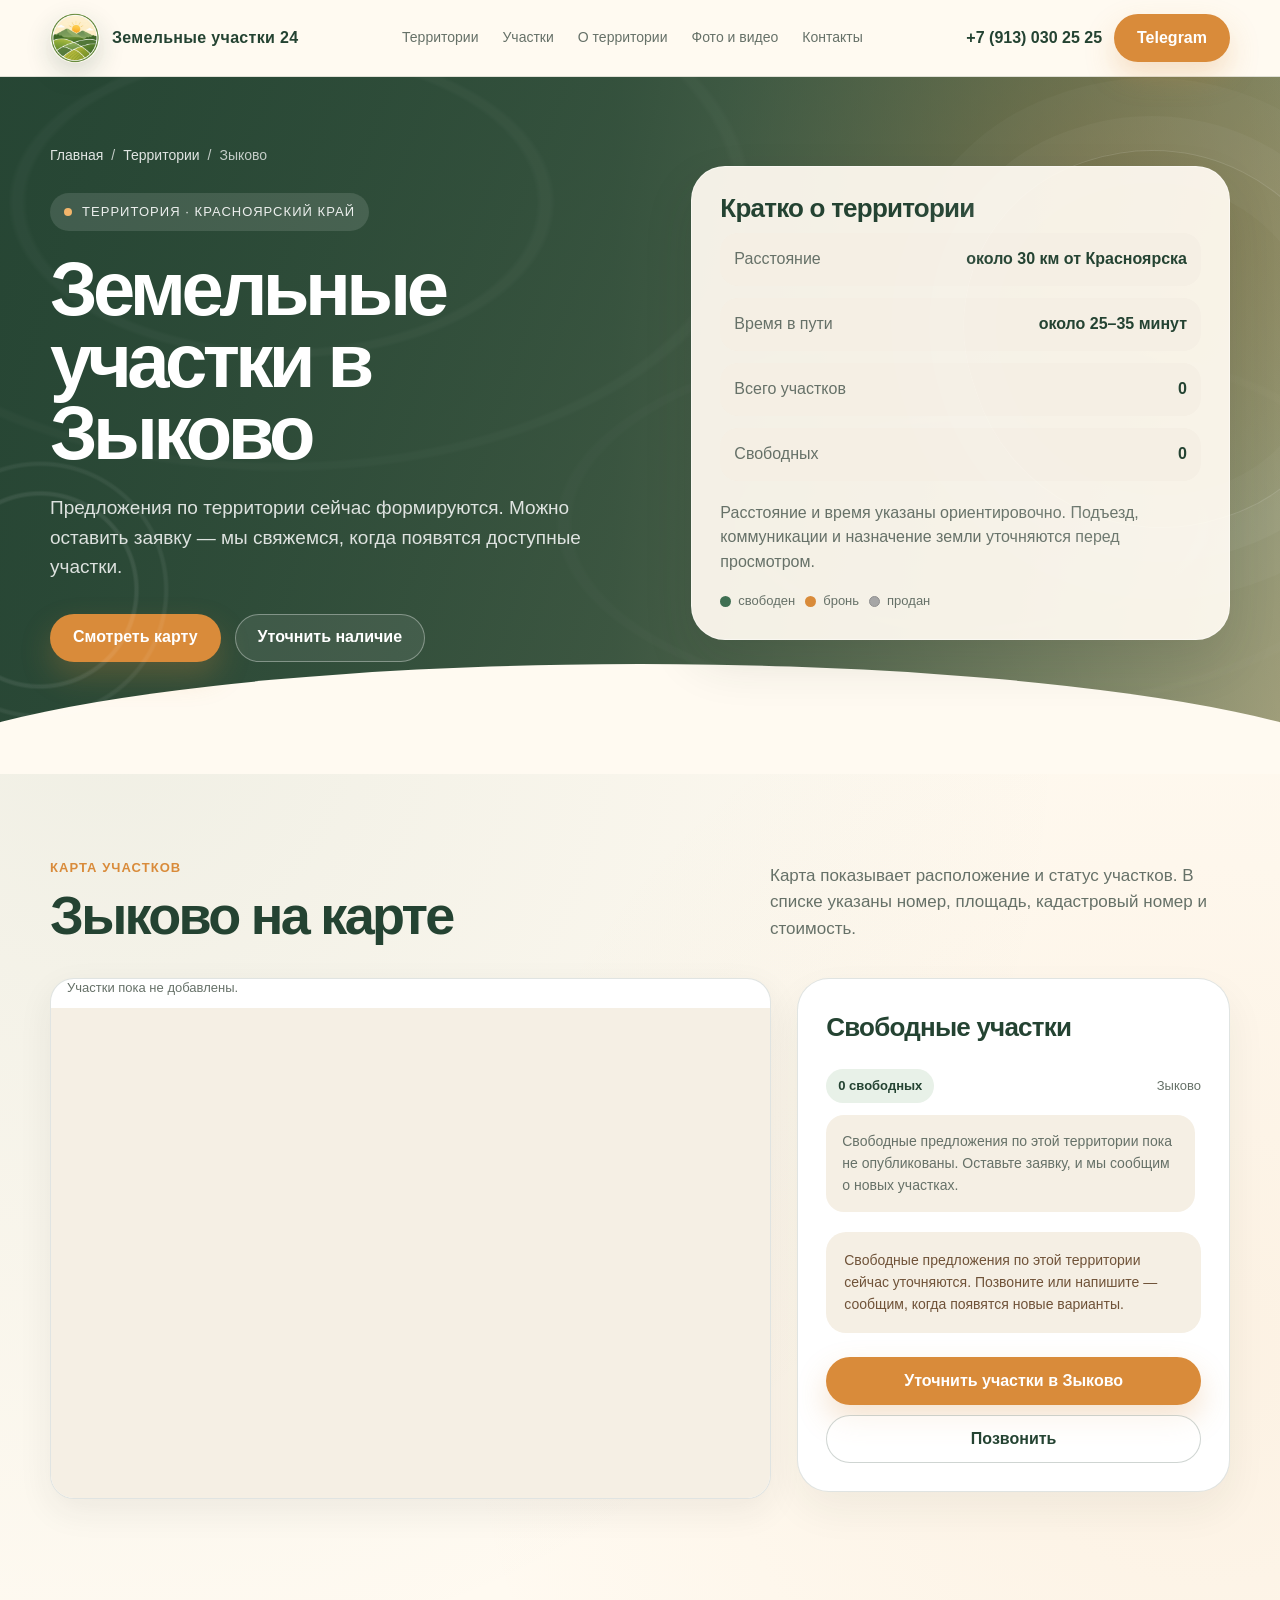
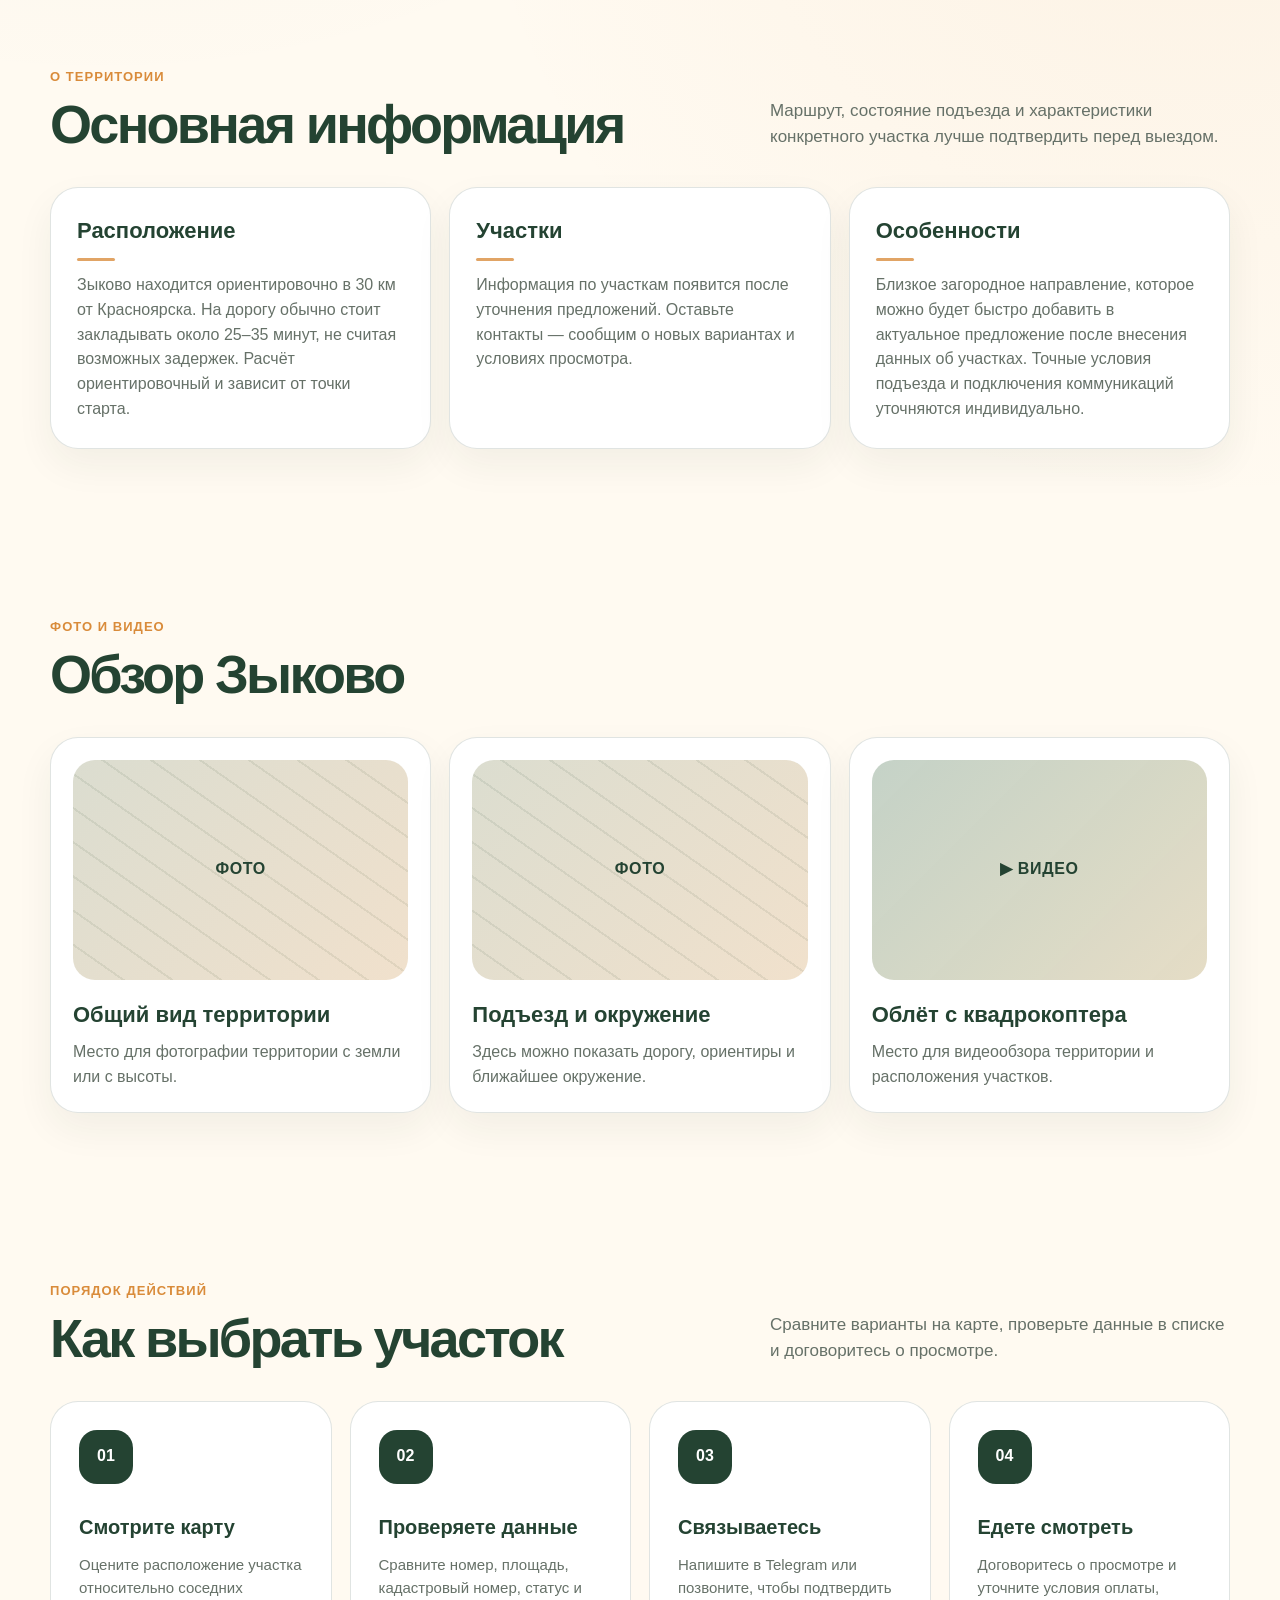
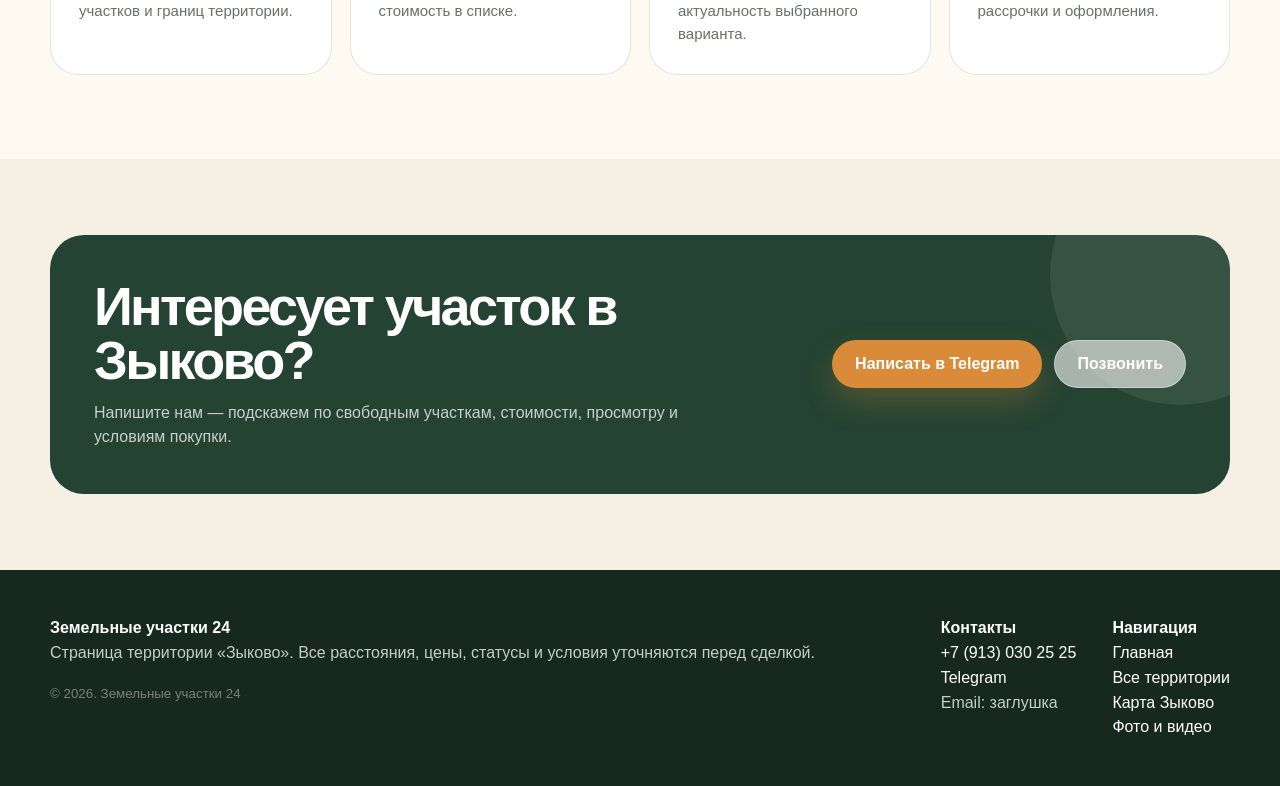
<file: zykovo.html>
<!DOCTYPE html>
<html lang="ru">
<head>
  <meta charset="UTF-8" />
  <meta name="viewport" content="width=device-width, initial-scale=1.0" />
  <meta name="description" content="Земельные участки в Зыково: интерактивная карта, площади, кадастровые номера, статусы и стоимость." />
  <title>Зыково — Земельные участки 24</title>
  <link rel="stylesheet" href="style.css" />
  <link rel="stylesheet" href="land-map.css" />
  <script src="map-api-config.js" defer></script>
  <script src="land-map.js" defer></script>
  <link rel="icon" href="assets/logo.webp" type="image/webp" />
</head>
<body>
  <header class="topbar">
    <div class="container header">
      <a class="brand" href="index.html" aria-label="На главную">
        <span class="brand-mark"><img src="assets/logo.webp" alt="" width="48" height="48" /></span>
        <span class="brand-name">Земельные участки 24</span>
      </a>
      <nav class="nav" aria-label="Основная навигация">
        <a href="index.html#territories">Территории</a>
        <a href="#plots">Участки</a>
        <a href="#details">О территории</a>
        <a href="#media">Фото и видео</a>
        <a href="#contacts">Контакты</a>
      </nav>
      <div class="header-contacts">
        <a class="phone" href="tel:+79130302525">+7 (913) 030 25 25</a>
        <a class="btn btn-primary" href="https://t.me/Anatoliy_777" target="_blank" rel="noopener">Telegram</a>
      </div>
    </div>
  </header>
  <main>
    <section class="territory-hero">
      <div class="container territory-hero-inner">
        <div>
          <div class="breadcrumbs"><a href="index.html">Главная</a><span>/</span><a href="index.html#territories">Территории</a><span>/</span><span>Зыково</span></div>
          <span class="eyebrow">Территория · Красноярский край</span>
          <h1>Земельные участки в Зыково</h1>
          <p class="hero-text">Предложения по территории сейчас формируются. Можно оставить заявку — мы свяжемся, когда появятся доступные участки.</p>
          <div class="hero-actions">
            <a class="btn btn-primary" href="#plots">Смотреть карту</a>
            <a class="btn btn-outline" href="#contacts">Уточнить наличие</a>
          </div>
        </div>
        <aside class="hero-side-card">
          <h2>Кратко о территории</h2>
          <div class="quick-info">
            <div class="quick-info-item"><span>Расстояние</span><strong>около 30 км от Красноярска</strong></div>
            <div class="quick-info-item"><span>Время в пути</span><strong>около 25–35 минут</strong></div>
            <div class="quick-info-item"><span>Всего участков</span><strong data-plots-count="total" data-plots-count-source="site-data/zykovo.json">0</strong></div>
            <div class="quick-info-item"><span>Свободных</span><strong data-plots-count="free" data-plots-count-source="site-data/zykovo.json">0</strong></div>
          </div>
          <p>Расстояние и время указаны ориентировочно. Подъезд, коммуникации и назначение земли уточняются перед просмотром.</p>
          <div class="status-legend">
            <span><i class="dot dot-free"></i> свободен</span>
            <span><i class="dot dot-booked"></i> бронь</span>
            <span><i class="dot dot-sold"></i> продан</span>
          </div>
        </aside>
      </div>
    </section>

    <section class="section" id="plots">
      <div class="container">
        <div class="section-head">
          <div><div class="section-label">Карта участков</div><h2>Зыково на карте</h2></div>
          <p class="section-subtitle">Карта показывает расположение и статус участков. В списке указаны номер, площадь, кадастровый номер и стоимость.</p>
        </div>
        <div class="map-layout">
          <div data-land-map data-source="map-data/zykovo.geojson" data-list-source="site-data/zykovo.json" data-map-type="yandex#hybrid" data-empty-map="https://yandex.ru/map-widget/v1/?um=constructor%3A1002149ed4531136c344bdcbf5b1afc4eed3199af40a43596303fa7dd728d343&amp;source=constructor"></div>
          <aside class="panel">
            <h3>Свободные участки</h3>
            <div class="available-top">
              <span class="available-count" data-plots-count-label="free" data-plots-count-label-source="site-data/zykovo.json">0 свободных</span>
              <span style="color: var(--muted); font-size: 13px;">Зыково</span>
            </div>
            <div class="available-list" data-plots-source="site-data/zykovo.json" data-statuses="free" data-empty-message="Свободные предложения по этой территории пока не опубликованы. Оставьте заявку, и мы сообщим о новых участках.">
              <p class="plot-list-state">Загрузка участков…</p>
            </div>
            <div class="note-box">Свободные предложения по этой территории сейчас уточняются. Позвоните или напишите — сообщим, когда появятся новые варианты.</div>
            <div style="margin-top: 24px; display: grid; gap: 10px;">
              <a class="btn btn-primary" href="https://t.me/Anatoliy_777" target="_blank" rel="noopener">Уточнить участки в Зыково</a>
              <a class="btn btn-outline" href="tel:+79130302525">Позвонить</a>
            </div>
          </aside>
        </div>
      </div>
    </section>

    <section class="section" id="details">
      <div class="container">
        <div class="section-head">
          <div><div class="section-label">О территории</div><h2>Основная информация</h2></div>
          <p class="section-subtitle">Маршрут, состояние подъезда и характеристики конкретного участка лучше подтвердить перед выездом.</p>
        </div>
        <div class="details-grid">
          <div class="detail-card"><h3>Расположение</h3><p>Зыково находится ориентировочно в 30 км от Красноярска. На дорогу обычно стоит закладывать около 25–35 минут, не считая возможных задержек. Расчёт ориентировочный и зависит от точки старта.</p></div>
          <div class="detail-card"><h3>Участки</h3><p>Информация по участкам появится после уточнения предложений. Оставьте контакты — сообщим о новых вариантах и условиях просмотра.</p></div>
          <div class="detail-card"><h3>Особенности</h3><p>Близкое загородное направление, которое можно будет быстро добавить в актуальное предложение после внесения данных об участках. Точные условия подъезда и подключения коммуникаций уточняются индивидуально.</p></div>
        </div>
      </div>
    </section>

    <section class="section" id="media">
      <div class="container">
        <div class="section-head"><div><div class="section-label">Фото и видео</div><h2>Обзор Зыково</h2></div></div>
        <div class="media-grid">
          <div class="media-card"><div class="media-placeholder">Фото</div><h3>Общий вид территории</h3><p>Место для фотографии территории с земли или с высоты.</p></div>
          <div class="media-card"><div class="media-placeholder">Фото</div><h3>Подъезд и окружение</h3><p>Здесь можно показать дорогу, ориентиры и ближайшее окружение.</p></div>
          <div class="media-card media-card-wide"><div class="media-placeholder video-placeholder">▶ Видео</div><h3>Облёт с квадрокоптера</h3><p>Место для видеообзора территории и расположения участков.</p></div>
        </div>
      </div>
    </section>

    <section class="section">
      <div class="container">
        <div class="section-head">
          <div><div class="section-label">Порядок действий</div><h2>Как выбрать участок</h2></div>
          <p class="section-subtitle">Сравните варианты на карте, проверьте данные в списке и договоритесь о просмотре.</p>
        </div>
        <div class="buy-steps">
          <div class="step"><h3>Смотрите карту</h3><p>Оцените расположение участка относительно соседних участков и границ территории.</p></div>
          <div class="step"><h3>Проверяете данные</h3><p>Сравните номер, площадь, кадастровый номер, статус и стоимость в списке.</p></div>
          <div class="step"><h3>Связываетесь</h3><p>Напишите в Telegram или позвоните, чтобы подтвердить актуальность выбранного варианта.</p></div>
          <div class="step"><h3>Едете смотреть</h3><p>Договоритесь о просмотре и уточните условия оплаты, рассрочки и оформления.</p></div>
        </div>
      </div>
    </section>

    <section class="cta" id="contacts">
      <div class="container"><div class="cta-box">
        <div><h2>Интересует участок в Зыково?</h2><p>Напишите нам — подскажем по свободным участкам, стоимости, просмотру и условиям покупки.</p></div>
        <div class="cta-actions"><a class="btn btn-primary" href="https://t.me/Anatoliy_777" target="_blank" rel="noopener">Написать в Telegram</a><a class="btn btn-outline" href="tel:+79130302525" style="color: #fff; border-color: rgba(255,255,255,.35);">Позвонить</a></div>
      </div></div>
    </section>
  </main>

  <footer class="footer"><div class="container footer-grid">
    <div><strong>Земельные участки 24</strong><p>Страница территории «Зыково». Все расстояния, цены, статусы и условия уточняются перед сделкой.</p><small>© 2026. Земельные участки 24</small></div>
    <div><strong>Контакты</strong><br><a href="tel:+79130302525">+7 (913) 030 25 25</a><br><a href="https://t.me/Anatoliy_777" target="_blank" rel="noopener">Telegram</a><br><span>Email: заглушка</span></div>
    <div><strong>Навигация</strong><br><a href="index.html">Главная</a><br><a href="index.html#territories">Все территории</a><br><a href="#plots">Карта Зыково</a><br><a href="#media">Фото и видео</a></div>
  </div></footer>
  <div class="mobile-contact-bar" aria-label="Быстрые контакты">
    <a href="tel:+79130302525">Позвонить</a>
    <a href="https://t.me/Anatoliy_777" target="_blank" rel="noopener">Telegram</a>
  </div>
  <script src="plots.js" defer></script>
</body>
</html>
</file>
<file: style.css>
:root {
  --green: #244332;
  --green-2: #3f6f52;
  --green-3: #e8f1e8;
  --sand: #f5efe4;
  --cream: #fffaf1;
  --orange: #d98b3a;
  --brown: #6f5238;
  --text: #213126;
  --muted: #667168;
  --white: #ffffff;
  --line: rgba(36, 67, 50, 0.14);
  --shadow: 0 22px 50px rgba(38, 48, 42, 0.12);
  --radius: 28px;
  --container: 1180px;
}

* { box-sizing: border-box; margin: 0; padding: 0; }
html { scroll-behavior: smooth; }
body {
  font-family: Arial, Helvetica, sans-serif;
  color: var(--text);
  background:
    radial-gradient(circle at 8% 18%, rgba(63, 111, 82, 0.08), transparent 28%),
    radial-gradient(circle at 94% 34%, rgba(217, 139, 58, 0.08), transparent 26%),
    var(--cream);
  line-height: 1.55;
}
a { color: inherit; text-decoration: none; }
img { max-width: 100%; display: block; }
.container { width: min(var(--container), calc(100% - 32px)); margin: 0 auto; }

.topbar {
  position: sticky;
  top: 0;
  z-index: 20;
  background: rgba(255, 250, 241, 0.92);
  backdrop-filter: blur(16px);
  border-bottom: 1px solid var(--line);
}
.header {
  min-height: 76px;
  display: flex;
  align-items: center;
  justify-content: space-between;
  gap: 24px;
}
.brand {
  display: flex;
  align-items: center;
  gap: 12px;
  font-weight: 800;
  letter-spacing: 0.02em;
  color: var(--green);
}
.brand-mark {
  width: 44px;
  height: 44px;
  border-radius: 50%;
  background: linear-gradient(135deg, var(--green), var(--green-2));
  display: grid;
  place-items: center;
  color: var(--cream);
  font-size: 20px;
  box-shadow: 0 12px 30px rgba(36, 67, 50, 0.22);
}
.nav { display: flex; align-items: center; gap: 24px; font-size: 14px; color: var(--muted); }
.nav a:hover { color: var(--green); }
.header-contacts { display: flex; align-items: center; gap: 12px; white-space: nowrap; }
.phone { font-weight: 800; color: var(--green); }

.btn {
  display: inline-flex;
  align-items: center;
  justify-content: center;
  gap: 8px;
  min-height: 48px;
  padding: 0 22px;
  border-radius: 999px;
  border: 1px solid transparent;
  font-weight: 700;
  cursor: pointer;
  transition: 0.2s ease;
  text-align: center;
}
.btn-primary { color: var(--white); background: var(--orange); box-shadow: 0 14px 30px rgba(217, 139, 58, 0.25); }
.btn-primary:hover { transform: translateY(-2px); box-shadow: 0 18px 36px rgba(217, 139, 58, 0.32); }
.btn-outline { color: var(--green); border-color: rgba(36, 67, 50, 0.22); background: rgba(255, 255, 255, 0.6); }
.btn-outline:hover { border-color: var(--green); background: var(--white); }

.hero,
.territory-hero {
  position: relative;
  overflow: hidden;
  color: var(--white);
  background:
    linear-gradient(90deg, rgba(36, 67, 50, 0.94) 0%, rgba(36, 67, 50, 0.80) 48%, rgba(36, 67, 50, 0.30) 100%),
    radial-gradient(circle at 84% 18%, rgba(217, 139, 58, 0.45), transparent 30%),
    linear-gradient(135deg, #486d50, #d8c79b);
}
.hero::after,
.territory-hero::after {
  content: "";
  position: absolute;
  inset: auto -10% -150px -10%;
  height: 260px;
  background: var(--cream);
  border-radius: 50% 50% 0 0;
}
.hero-inner,
.territory-hero-inner {
  position: relative;
  z-index: 2;
  min-height: 650px;
  display: grid;
  grid-template-columns: 1.05fr 0.95fr;
  gap: 46px;
  align-items: center;
  padding: 68px 0 112px;
}

.hero-inner::before,
.territory-hero-inner::before {
  content: "";
  position: absolute;
  right: -120px;
  top: 70px;
  width: 380px;
  height: 380px;
  border-radius: 46% 54% 48% 52%;
  border: 1px solid rgba(255, 255, 255, 0.16);
  box-shadow:
    0 0 0 34px rgba(255, 255, 255, 0.035),
    0 0 0 72px rgba(255, 255, 255, 0.026),
    inset 0 0 0 32px rgba(255, 255, 255, 0.028);
  transform: rotate(-18deg);
  pointer-events: none;
}

.hero-inner::after,
.territory-hero-inner::after {
  content: "";
  position: absolute;
  left: -160px;
  bottom: 34px;
  width: 300px;
  height: 300px;
  border-radius: 50%;
  background:
    radial-gradient(circle, transparent 0 44%, rgba(255,255,255,.08) 45% 46%, transparent 47% 58%, rgba(255,255,255,.06) 59% 60%, transparent 61%);
  pointer-events: none;
}
.territory-hero-inner { min-height: 520px; }
.breadcrumbs { display: flex; flex-wrap: wrap; gap: 8px; margin-bottom: 26px; color: rgba(255, 255, 255, 0.72); font-size: 14px; }
.breadcrumbs a { color: rgba(255, 255, 255, 0.86); }
.eyebrow {
  display: inline-flex;
  align-items: center;
  gap: 10px;
  margin-bottom: 22px;
  padding: 9px 14px;
  border-radius: 999px;
  background: rgba(255, 255, 255, 0.12);
  color: rgba(255, 255, 255, 0.9);
  font-size: 13px;
  text-transform: uppercase;
  letter-spacing: 0.08em;
}
.eyebrow::before { content: ""; width: 8px; height: 8px; border-radius: 50%; background: #f3b56b; }
h1 { font-size: clamp(38px, 6vw, 76px); line-height: 0.95; letter-spacing: -0.06em; margin-bottom: 24px; }
.hero-text { max-width: 650px; color: rgba(255, 255, 255, 0.84); font-size: 19px; margin-bottom: 32px; }
.hero-actions { display: flex; flex-wrap: wrap; gap: 14px; margin-bottom: 42px; }
.territory-hero .hero-actions { margin-bottom: 0; }
.hero .btn-outline,
.territory-hero .btn-outline { color: var(--white); border-color: rgba(255, 255, 255, 0.35); background: rgba(255, 255, 255, 0.08); }

.stats { display: grid; grid-template-columns: repeat(3, 1fr); gap: 14px; max-width: 670px; }
.stat { padding: 18px; border-radius: 22px; background: rgba(255, 255, 255, 0.11); border: 1px solid rgba(255, 255, 255, 0.14); }
.stat strong { display: block; font-size: 28px; line-height: 1; margin-bottom: 8px; }
.stat span { color: rgba(255, 255, 255, 0.78); font-size: 14px; }

.hero-card,
.hero-side-card {
  padding: 28px;
  border-radius: 34px;
  background: rgba(255, 250, 241, 0.94);
  color: var(--text);
  box-shadow: var(--shadow);
  border: 1px solid rgba(255, 255, 255, 0.45);
}
.hero-card-map {
  min-height: 300px;
  border-radius: 26px;
  background:
    linear-gradient(135deg, rgba(63, 111, 82, 0.15), rgba(217, 139, 58, 0.12)),
    repeating-linear-gradient(35deg, rgba(36, 67, 50, 0.11) 0 2px, transparent 2px 28px),
    #eef4e8;
  border: 1px solid var(--line);
  position: relative;
  overflow: hidden;
  margin-bottom: 20px;
}
.plot-shape { position: absolute; border-radius: 14px; border: 2px solid rgba(255, 255, 255, 0.95); box-shadow: 0 8px 20px rgba(36, 67, 50, 0.12); }
.plot-free { background: rgba(63, 111, 82, 0.82); border-color: rgba(36, 67, 50, 0.62); }
.plot-booked { background: rgba(217, 139, 58, 0.78); border-color: rgba(185, 109, 34, 0.55); }
.plot-sold { background: rgba(166, 166, 166, 0.72); border-color: rgba(144, 144, 144, 0.58); box-shadow: 0 5px 14px rgba(40, 40, 40, 0.08); }
.plot-1 { left: 12%; top: 16%; width: 22%; height: 24%; transform: rotate(-8deg); }
.plot-2 { left: 38%; top: 12%; width: 22%; height: 27%; transform: rotate(7deg); }
.plot-3 { left: 65%; top: 18%; width: 21%; height: 22%; transform: rotate(-5deg); }
.plot-4 { left: 18%; top: 52%; width: 28%; height: 24%; transform: rotate(5deg); }
.plot-5 { left: 52%; top: 52%; width: 30%; height: 25%; transform: rotate(-4deg); }
.hero-card h3,
.hero-side-card h2 { font-size: 26px; color: var(--green); margin-bottom: 12px; letter-spacing: -0.03em; }
.hero-card p,
.hero-side-card p { color: var(--muted); }

.legend,
.status-legend { display: flex; flex-wrap: wrap; gap: 10px; margin-top: 16px; font-size: 13px; color: var(--muted); }
.legend span,
.status-legend span { display: inline-flex; align-items: center; gap: 7px; }
.dot { width: 11px; height: 11px; border-radius: 50%; display: inline-block; }
.dot-free { background: #3f6f52; }
.dot-booked { background: #d98b3a; }
.dot-sold { background: #a6a6a6; border: 1px solid #909090; }

.quick-info { display: grid; gap: 12px; margin-bottom: 20px; }
.quick-info-item { display: flex; align-items: center; justify-content: space-between; gap: 16px; padding: 14px; border-radius: 18px; background: var(--sand); color: var(--muted); }
.quick-info-item strong { color: var(--green); text-align: right; }

.section { padding: 84px 0; }
.section-head { display: flex; justify-content: space-between; gap: 28px; align-items: end; margin-bottom: 36px; }
.section-label { color: var(--orange); font-weight: 800; text-transform: uppercase; letter-spacing: 0.08em; font-size: 13px; margin-bottom: 10px; }
h2 { font-size: clamp(32px, 4.6vw, 54px); line-height: 1; letter-spacing: -0.05em; color: var(--green); }
.section-subtitle { max-width: 460px; color: var(--muted); font-size: 17px; }

.territories-grid { display: grid; grid-template-columns: repeat(3, 1fr); gap: 22px; }
.territory-card {
  position: relative;
  padding: 26px;
  min-height: 360px;
  border-radius: var(--radius);
  background: var(--white);
  border: 1px solid var(--line);
  box-shadow: 0 16px 38px rgba(38, 48, 42, 0.06);
  display: flex;
  flex-direction: column;
  overflow: hidden;
}
.territory-card::before { content: ""; position: absolute; inset: 0; height: 150px; background: linear-gradient(135deg, rgba(63, 111, 82, 0.16), rgba(217, 139, 58, 0.12)); }
.territory-card::after {
  content: "";
  position: absolute;
  right: -42px;
  top: 34px;
  width: 130px;
  height: 130px;
  border-radius: 50%;
  border: 1px solid rgba(36, 67, 50, 0.10);
  box-shadow: 0 0 0 22px rgba(36, 67, 50, 0.035);
}
.territory-card > * { position: relative; z-index: 2; }
.distance { align-self: flex-start; padding: 8px 12px; border-radius: 999px; background: var(--cream); color: var(--brown); font-weight: 700; font-size: 13px; margin-bottom: 74px; }
.territory-card h3 { font-size: 26px; color: var(--green); margin-bottom: 12px; }
.territory-card p { color: var(--muted); margin-bottom: 20px; }
.card-meta { display: grid; grid-template-columns: repeat(2, 1fr); gap: 10px; margin-top: auto; margin-bottom: 22px; }
.meta-item { padding: 12px; border-radius: 18px; background: var(--sand); font-size: 13px; color: var(--muted); }
.meta-item strong { display: block; color: var(--green); font-size: 16px; }

.benefits { background: var(--green); color: var(--white); }
.benefits h2,
.benefits .section-label { color: var(--white); }
.benefits .section-subtitle { color: rgba(255, 255, 255, 0.74); }
.benefit-grid { display: grid; grid-template-columns: repeat(4, 1fr); gap: 18px; }
.benefit { padding: 24px; border-radius: 26px; background: rgba(255, 255, 255, 0.08); border: 1px solid rgba(255, 255, 255, 0.12); }
.benefit-icon { width: 52px; height: 52px; border-radius: 18px; display: grid; place-items: center; background: rgba(255, 255, 255, 0.12); margin-bottom: 18px; font-size: 24px; }
.benefit h3 { margin-bottom: 10px; font-size: 19px; }
.benefit p { color: rgba(255, 255, 255, 0.72); font-size: 14px; }

.map-layout { display: grid; grid-template-columns: 1.25fr 0.75fr; gap: 26px; align-items: start; }
.map-box { border-radius: 32px; overflow: hidden; min-height: 590px; background: var(--sand); box-shadow: var(--shadow); border: 1px solid var(--line); }
.map-box iframe { width: 100%; height: 590px; border: none; display: block; }
.panel { border-radius: 32px; padding: 28px; background: var(--white); border: 1px solid var(--line); box-shadow: 0 18px 42px rgba(38, 48, 42, 0.06); }
.panel h3 { font-size: 26px; color: var(--green); margin-bottom: 14px; letter-spacing: -0.03em; }
.panel p { color: var(--muted); }
.available-top { display: flex; align-items: center; justify-content: space-between; gap: 14px; margin-top: 22px; margin-bottom: 12px; }
.available-count { padding: 7px 12px; border-radius: 999px; background: var(--green-3); color: var(--green); font-size: 13px; font-weight: 800; white-space: nowrap; }
.available-list { display: grid; gap: 10px; max-height: 520px; overflow: auto; padding-right: 6px; }
.available-list::-webkit-scrollbar { width: 8px; }
.available-list::-webkit-scrollbar-thumb { background: rgba(36, 67, 50, 0.22); border-radius: 999px; }
.plot-card { display: grid; grid-template-columns: 1fr auto; gap: 10px; padding: 14px; border-radius: 18px; background: var(--green-3); border: 1px solid rgba(63, 111, 82, 0.14); }
.plot-card strong { color: var(--green); }
.plot-card span { color: var(--muted); font-size: 14px; }
.status-pill { align-self: start; padding: 5px 10px; border-radius: 999px; background: #ffffff; color: var(--green); font-size: 12px; font-weight: 800; border: 1px solid rgba(63, 111, 82, 0.18); }
.note-box { margin-top: 20px; padding: 18px; border-radius: 20px; background: var(--sand); color: var(--brown); font-size: 14px; }
.details-grid { display: grid; grid-template-columns: repeat(3, 1fr); gap: 18px; }
.detail-card { padding: 26px; border-radius: 28px; background: var(--white); border: 1px solid var(--line); box-shadow: 0 16px 38px rgba(38, 48, 42, 0.06); }
.detail-card h3 { color: var(--green); font-size: 22px; margin-bottom: 12px; }
.detail-card p { color: var(--muted); }
.steps,
.buy-steps { display: grid; grid-template-columns: repeat(4, 1fr); gap: 18px; counter-reset: step; }
.step { position: relative; padding: 28px; border-radius: 28px; background: var(--white); border: 1px solid var(--line); min-height: 220px; counter-increment: step; }
.step::before { content: counter(step, decimal-leading-zero); display: inline-flex; width: 54px; height: 54px; border-radius: 18px; align-items: center; justify-content: center; background: var(--green); color: var(--white); font-weight: 800; margin-bottom: 28px; }
.step h3 { color: var(--green); margin-bottom: 10px; font-size: 20px; }
.step p { color: var(--muted); font-size: 15px; }
.cta { padding: 76px 0; background: var(--sand); }
.cta-box { display: grid; grid-template-columns: 1fr auto; align-items: center; gap: 28px; padding: 44px; border-radius: 34px; background: var(--green); color: var(--white); overflow: hidden; position: relative; }
.cta-box::after { content: ""; position: absolute; width: 260px; height: 260px; right: -80px; top: -90px; border-radius: 50%; background: rgba(255, 255, 255, 0.08); }
.cta-box h2 { color: var(--white); margin-bottom: 14px; }
.cta-box p { color: rgba(255, 255, 255, 0.75); max-width: 620px; }
.cta-actions { display: flex; flex-wrap: wrap; gap: 12px; position: relative; z-index: 2; }
.footer { padding: 46px 0; background: #17291f; color: rgba(255, 255, 255, 0.76); }
.footer-grid { display: grid; grid-template-columns: 1fr auto auto; gap: 36px; align-items: start; }
.footer strong,
.footer a { color: var(--white); }
.footer small { display: block; margin-top: 18px; color: rgba(255, 255, 255, 0.42); }

@media (max-width: 980px) {
  .nav { display: none; }
  .hero-inner,
  .territory-hero-inner,
  .map-layout,
  .cta-box,
  .footer-grid { grid-template-columns: 1fr; }
  .hero-inner,
  .territory-hero-inner { min-height: auto; padding-top: 56px; }
  .territories-grid,
  .benefit-grid,
  .steps,
  .buy-steps,
  .details-grid { grid-template-columns: repeat(2, 1fr); }
  .section-head { display: block; }
  .section-subtitle { margin-top: 16px; }
}
@media (max-width: 640px) {
  .header { min-height: auto; padding: 14px 0; }
  .header-contacts .phone { display: none; }
  .hero-inner,
  .territory-hero-inner { padding-bottom: 92px; }
  .stats,
  .territories-grid,
  .benefit-grid,
  .steps,
  .buy-steps,
  .details-grid { grid-template-columns: 1fr; }
  .section { padding: 62px 0; }
  .territory-card,
  .hero-card,
  .hero-side-card,
  .panel,
  .detail-card,
  .cta-box { padding: 22px; border-radius: 24px; }
  .map-box,
  .map-box iframe { min-height: 430px; height: 430px; }
}


/* Дополнительные блоки для финального наполнения */
.media-grid {
  display: grid;
  grid-template-columns: repeat(3, 1fr);
  gap: 18px;
}

.media-card {
  padding: 22px;
  border-radius: 28px;
  background: var(--white);
  border: 1px solid var(--line);
  box-shadow: 0 16px 38px rgba(38, 48, 42, 0.06);
}

.media-card-wide {
  grid-column: span 1;
}

.media-placeholder {
  min-height: 220px;
  border-radius: 22px;
  margin-bottom: 18px;
  display: grid;
  place-items: center;
  background:
    linear-gradient(135deg, rgba(63, 111, 82, 0.14), rgba(217, 139, 58, 0.14)),
    repeating-linear-gradient(35deg, rgba(36, 67, 50, 0.09) 0 2px, transparent 2px 28px),
    var(--sand);
  color: var(--green);
  font-weight: 800;
  letter-spacing: 0.04em;
  text-transform: uppercase;
}

.video-placeholder {
  min-height: 220px;
  background:
    linear-gradient(135deg, rgba(36, 67, 50, 0.18), rgba(217, 139, 58, 0.20)),
    var(--green-3);
}

.media-card h3 {
  color: var(--green);
  font-size: 22px;
  margin-bottom: 8px;
}

.media-card p {
  color: var(--muted);
}

.plot-card-side {
  display: grid;
  justify-items: end;
  gap: 8px;
  min-width: 92px;
  text-align: right;
}

.plot-card-side strong {
  color: var(--green);
  font-size: 15px;
}

@media (max-width: 980px) {
  .media-grid {
    grid-template-columns: repeat(2, 1fr);
  }
}

@media (max-width: 640px) {
  .media-grid {
    grid-template-columns: 1fr;
  }

  .plot-card {
    grid-template-columns: 1fr;
  }

  .plot-card-side {
    justify-items: start;
    text-align: left;
  }
}


/* Визуальные детали и мобильные улучшения */
.hero::before,
.territory-hero::before {
  content: "";
  position: absolute;
  inset: 0;
  pointer-events: none;
  opacity: 0.16;
  background-image:
    radial-gradient(ellipse at 22% 18%, transparent 0 18%, rgba(255,255,255,.18) 18.4% 19%, transparent 19.4% 32%, rgba(255,255,255,.14) 32.4% 33%, transparent 33.4%),
    radial-gradient(ellipse at 76% 64%, transparent 0 16%, rgba(255,255,255,.14) 16.4% 17%, transparent 17.4% 29%, rgba(255,255,255,.10) 29.4% 30%, transparent 30.4%);
}

.hero-card-map::after {
  content: "дорога";
  position: absolute;
  left: -8%;
  right: -8%;
  bottom: 34%;
  height: 34px;
  transform: rotate(-7deg);
  border-radius: 999px;
  background: rgba(245, 239, 228, 0.78);
  border: 1px dashed rgba(111, 82, 56, 0.34);
  color: rgba(111, 82, 56, 0.55);
  display: grid;
  place-items: center;
  font-size: 11px;
  letter-spacing: 0.08em;
  text-transform: uppercase;
  z-index: 0;
}

.hero-card-map .plot-shape {
  z-index: 1;
}


.territory-card,
.benefit,
.media-card,
.detail-card,
.step,
.panel,
.hero-card,
.hero-side-card {
  transition: transform .2s ease, box-shadow .2s ease, border-color .2s ease;
}

.territory-card:hover,
.media-card:hover,
.detail-card:hover,
.step:hover {
  transform: translateY(-4px);
  border-color: rgba(36, 67, 50, 0.24);
  box-shadow: 0 22px 46px rgba(38, 48, 42, 0.10);
}

.mobile-contact-bar {
  display: none;
}


@media (max-width: 640px) {
  body {
    padding-bottom: 78px;
  }

  .hero-inner,
  .territory-hero-inner {
    gap: 24px;
    padding-top: 42px;
    padding-bottom: 86px;
  }

  .hero-text {
    font-size: 17px;
    margin-bottom: 24px;
  }

  .hero-actions {
    margin-bottom: 24px;
  }

  .hero-actions .btn,
  .cta-actions .btn {
    width: 100%;
  }

  .stats {
    gap: 10px;
  }

  .stat {
    padding: 15px;
  }

  .stat strong {
    font-size: 24px;
  }

  .hero-card-map {
    min-height: 230px;
  }

  .hero-inner::before,
  .territory-hero-inner::before {
    right: -210px;
    top: 20px;
    opacity: 0.72;
  }

  .hero-inner::after,
  .territory-hero-inner::after {
    display: none;
  }

  .mobile-contact-bar {
    position: fixed;
    left: 12px;
    right: 12px;
    bottom: 12px;
    z-index: 50;
    display: grid;
    grid-template-columns: 1fr 1fr;
    gap: 10px;
    padding: 10px;
    border-radius: 22px;
    background: rgba(255, 250, 241, 0.94);
    border: 1px solid var(--line);
    box-shadow: 0 18px 46px rgba(23, 41, 31, 0.22);
    backdrop-filter: blur(16px);
  }

  .mobile-contact-bar a {
    min-height: 44px;
    border-radius: 999px;
    display: grid;
    place-items: center;
    font-weight: 800;
    font-size: 14px;
  }

  .mobile-contact-bar a:first-child {
    color: var(--green);
    background: var(--green-3);
  }

  .mobile-contact-bar a:last-child {
    color: var(--white);
    background: var(--orange);
  }
}
/* Автоматический список участков */
.plot-card-side {
  display: flex;
  flex-direction: column;
  align-items: flex-end;
  gap: 8px;
  text-align: right;
  white-space: nowrap;
}

.plot-list-state,
.plot-list-warning {
  padding: 16px;
  border-radius: 18px;
  background: var(--sand);
  color: var(--muted);
  font-size: 14px;
}

.plot-list-error {
  color: #8b2f2f;
  background: #f8e9e7;
}

.plot-list-warning {
  color: var(--brown);
  margin-bottom: 10px;
}

.status-pill-booked {
  color: #8a551e;
  border-color: rgba(217, 139, 58, 0.35);
  background: #fff7ed;
}

.status-pill-sold {
  color: #666;
  border-color: rgba(144, 144, 144, 0.35);
  background: #f4f4f4;
}

@media (max-width: 480px) {
  .plot-card {
    grid-template-columns: 1fr;
  }

  .plot-card-side {
    align-items: flex-start;
    text-align: left;
    white-space: normal;
  }
}

/* ===== Косметическое обновление: логотип, карточки и мобильная навигация ===== */
.brand-mark {
  width: 50px;
  height: 50px;
  padding: 0;
  overflow: hidden;
  background: transparent;
  box-shadow: 0 10px 26px rgba(36, 67, 50, 0.18);
  flex: 0 0 auto;
}
.brand-mark img {
  width: 100%;
  height: 100%;
  object-fit: cover;
}
.brand-name {
  line-height: 1.15;
}

.territory-card {
  --card-accent-rgb: 63, 111, 82;
  min-height: 390px;
  background: linear-gradient(180deg, #ffffff 0%, #ffffff 58%, #fbf7ef 100%);
  border-color: rgba(var(--card-accent-rgb), 0.20);
  box-shadow: 0 18px 42px rgba(38, 48, 42, 0.09);
}
.territory-card:nth-child(3n + 2) { --card-accent-rgb: 101, 129, 67; }
.territory-card:nth-child(3n) { --card-accent-rgb: 190, 126, 52; }
.territory-card::before {
  height: 155px;
  background:
    linear-gradient(135deg, rgba(var(--card-accent-rgb), 0.23), rgba(var(--card-accent-rgb), 0.07)),
    radial-gradient(circle at 18% 28%, rgba(255,255,255,.74), transparent 34%);
}
.territory-card::after {
  right: -34px;
  top: 24px;
  width: 142px;
  height: 142px;
  border: 2px solid rgba(var(--card-accent-rgb), 0.24);
  background: rgba(var(--card-accent-rgb), 0.07);
  box-shadow:
    0 0 0 22px rgba(var(--card-accent-rgb), 0.055),
    0 0 0 44px rgba(var(--card-accent-rgb), 0.026);
}
.territory-card .distance {
  background: rgba(255,255,255,.88);
  border: 1px solid rgba(var(--card-accent-rgb), 0.18);
  box-shadow: 0 8px 20px rgba(38, 48, 42, 0.06);
}
.territory-card h3 {
  font-size: 28px;
}
.territory-card p {
  color: #5c685f;
}
.territory-card .meta-item {
  background: rgba(var(--card-accent-rgb), 0.09);
  border: 1px solid rgba(var(--card-accent-rgb), 0.08);
}
.territory-card .btn-outline {
  background: rgba(255,255,255,.82);
}
.territory-card:hover::after {
  transform: translate(-4px, 4px);
}
.territory-card::after {
  transition: transform .25s ease;
}

.detail-card h3::after {
  content: "";
  display: block;
  width: 38px;
  height: 3px;
  margin-top: 10px;
  border-radius: 999px;
  background: var(--orange);
  opacity: .78;
}

@media (max-width: 640px) {
  body { padding-bottom: 0; }
  .topbar {
    position: static;
    backdrop-filter: none;
  }
  .header {
    gap: 10px;
    padding: 10px 0;
  }
  .brand {
    gap: 9px;
    min-width: 0;
  }
  .brand-mark {
    width: 42px;
    height: 42px;
  }
  .brand-name {
    max-width: 118px;
    font-size: 15px;
    letter-spacing: 0;
  }
  .header-contacts {
    gap: 8px;
    margin-left: auto;
  }
  .header-contacts .phone {
    display: grid;
    width: 42px;
    min-width: 42px;
    height: 42px;
    place-items: center;
    border-radius: 50%;
    background: var(--green-3);
    font-size: 0;
  }
  .header-contacts .phone::before {
    content: "☎";
    font-size: 18px;
    line-height: 1;
  }
  .header-contacts .btn {
    min-height: 42px;
    padding: 0 16px;
    font-size: 14px;
  }
  .mobile-contact-bar {
    display: none;
  }
  .territory-card {
    min-height: 365px;
  }
  .territory-card h3 {
    font-size: 27px;
  }
}

@media (max-width: 390px) {
  .brand-name {
    max-width: 92px;
    font-size: 14px;
  }
  .header-contacts .phone {
    width: 38px;
    min-width: 38px;
    height: 38px;
  }
  .header-contacts .btn {
    min-height: 38px;
    padding: 0 13px;
    font-size: 13px;
  }
}
</file>
<file: land-map.css>
[data-land-map]{--lm-green:#244332;--lm-light:#e8f1e8;--lm-orange:#d98b3a;--lm-muted:#667168;box-sizing:border-box;background:#fff;border:1px solid #24433224;border-radius:24px;overflow:hidden;box-shadow:0 12px 35px #26302a12;color:#213126;font:14px/1.45 Arial,sans-serif}
[data-land-map] *,[data-land-map] *::before,[data-land-map] *::after{box-sizing:border-box}
[data-land-map] [hidden]{display:none!important}
.lm-toolbar{display:flex;flex-wrap:wrap;align-items:center;justify-content:space-between;gap:12px;padding:14px 16px;background:#fff}
.lm-buttons,.lm-legend{display:flex;align-items:center;flex-wrap:wrap;gap:7px}
.lm-button{border:1px solid #24433230;border-radius:9px;padding:8px 12px;background:#fff;color:#244332;font:600 13px Arial,sans-serif;cursor:pointer}
.lm-button[aria-pressed=true]{background:#244332;color:white}.lm-button:disabled{opacity:.5;cursor:default}.lm-button:focus-visible{outline:2px solid #d98b3a;outline-offset:2px}
.lm-status{font-size:13px;color:var(--lm-muted);margin:0;padding:0 16px 10px}.lm-legend{padding:0 16px 14px;gap:14px;color:#34443b;font-size:13px}.lm-legend span{display:inline-flex;align-items:center;gap:5px}.lm-swatch{width:12px;height:12px;display:inline-block;border:1px solid #0003;border-radius:3px}
.lm-stage{position:relative}.lm-map{height:560px;width:100%;background:#f5efe4}.lm-card{position:absolute;top:14px;right:14px;z-index:5;width:min(280px,calc(100% - 28px));padding:18px;background:#fff;border:1px solid #24433224;border-radius:16px;box-shadow:0 6px 25px #0003}.lm-card h3{font-size:19px;color:#244332;margin:0 30px 8px 0;line-height:1.3}.lm-close{position:absolute;right:10px;top:10px;line-height:1;padding:6px 9px;font-size:18px}.lm-card dl{margin:12px 0 0}.lm-card dt{color:var(--lm-muted);font-size:12px;margin-top:10px}.lm-card dd{margin:2px 0 0;font-weight:600;overflow-wrap:anywhere}.lm-pill{display:inline-block;border-radius:20px;padding:4px 9px;background:#e8f1e8;color:#244332;font-weight:bold;font-size:12px}.lm-pill[data-status=sold]{background:#ededed;color:#555}.lm-pill[data-status=booked]{background:#fae8d3;color:#864a16}.lm-price{font-size:23px;color:#244332}.lm-number{position:absolute;left:0;top:0;transform:translate(-50%,-50%);font:bold 12px/16px Arial,sans-serif;color:#fff;text-shadow:-1px -1px 1px #17251d,1px -1px 1px #17251d,-1px 1px 1px #17251d,1px 1px 1px #17251d,0 0 3px #000;white-space:nowrap;user-select:none;cursor:pointer}
[data-land-map]:fullscreen{border-radius:0;display:flex;flex-direction:column;width:100%;height:100%;overflow:auto}[data-land-map]:fullscreen .lm-stage{flex:1;min-height:0;display:flex;flex-direction:column}[data-land-map]:fullscreen .lm-map{flex:1;min-height:220px;height:auto}
@media(max-width:600px){.lm-toolbar{padding:12px}.lm-map{height:420px}.lm-card{position:relative;top:auto;right:auto;width:auto;margin:10px;box-shadow:none}.lm-legend{gap:8px}.lm-button{padding:8px 9px}}

/* Встраивание в исходную страницу */
.map-layout > [data-land-map]{min-width:0;scroll-margin-top:90px}
.map-layout > [data-land-map] .lm-map{height:490px}
.map-layout > [data-land-map]:fullscreen .lm-map{height:auto}
.plot-card-linked{cursor:pointer;transition:border-color .15s,box-shadow .15s}
.plot-card-linked:hover,.plot-card-selected{border-color:#d98b3a!important;box-shadow:0 0 0 1px #d98b3a}
.plot-map-link{font:600 12px/1.3 Arial,sans-serif;padding:5px 9px;border:1px solid #24433240;border-radius:8px;color:#244332;background:#fff;cursor:pointer}
.plot-map-link:disabled{opacity:.5;cursor:default}
.plot-map-link:focus-visible{outline:2px solid #d98b3a;outline-offset:2px}
@media(max-width:640px){.map-layout > [data-land-map] .lm-map{height:420px}.map-layout > [data-land-map]:fullscreen .lm-map{height:auto}}

/* Выбранный участок заметен даже после автоматической прокрутки. */
.plot-card.plot-card-selected{background:#fff1df;border-color:#d98b3a!important;box-shadow:inset 0 0 0 2px #d98b3a}
.plot-card-selected .plot-map-link{background:#244332;color:#fff;border-color:#244332}
</file>
